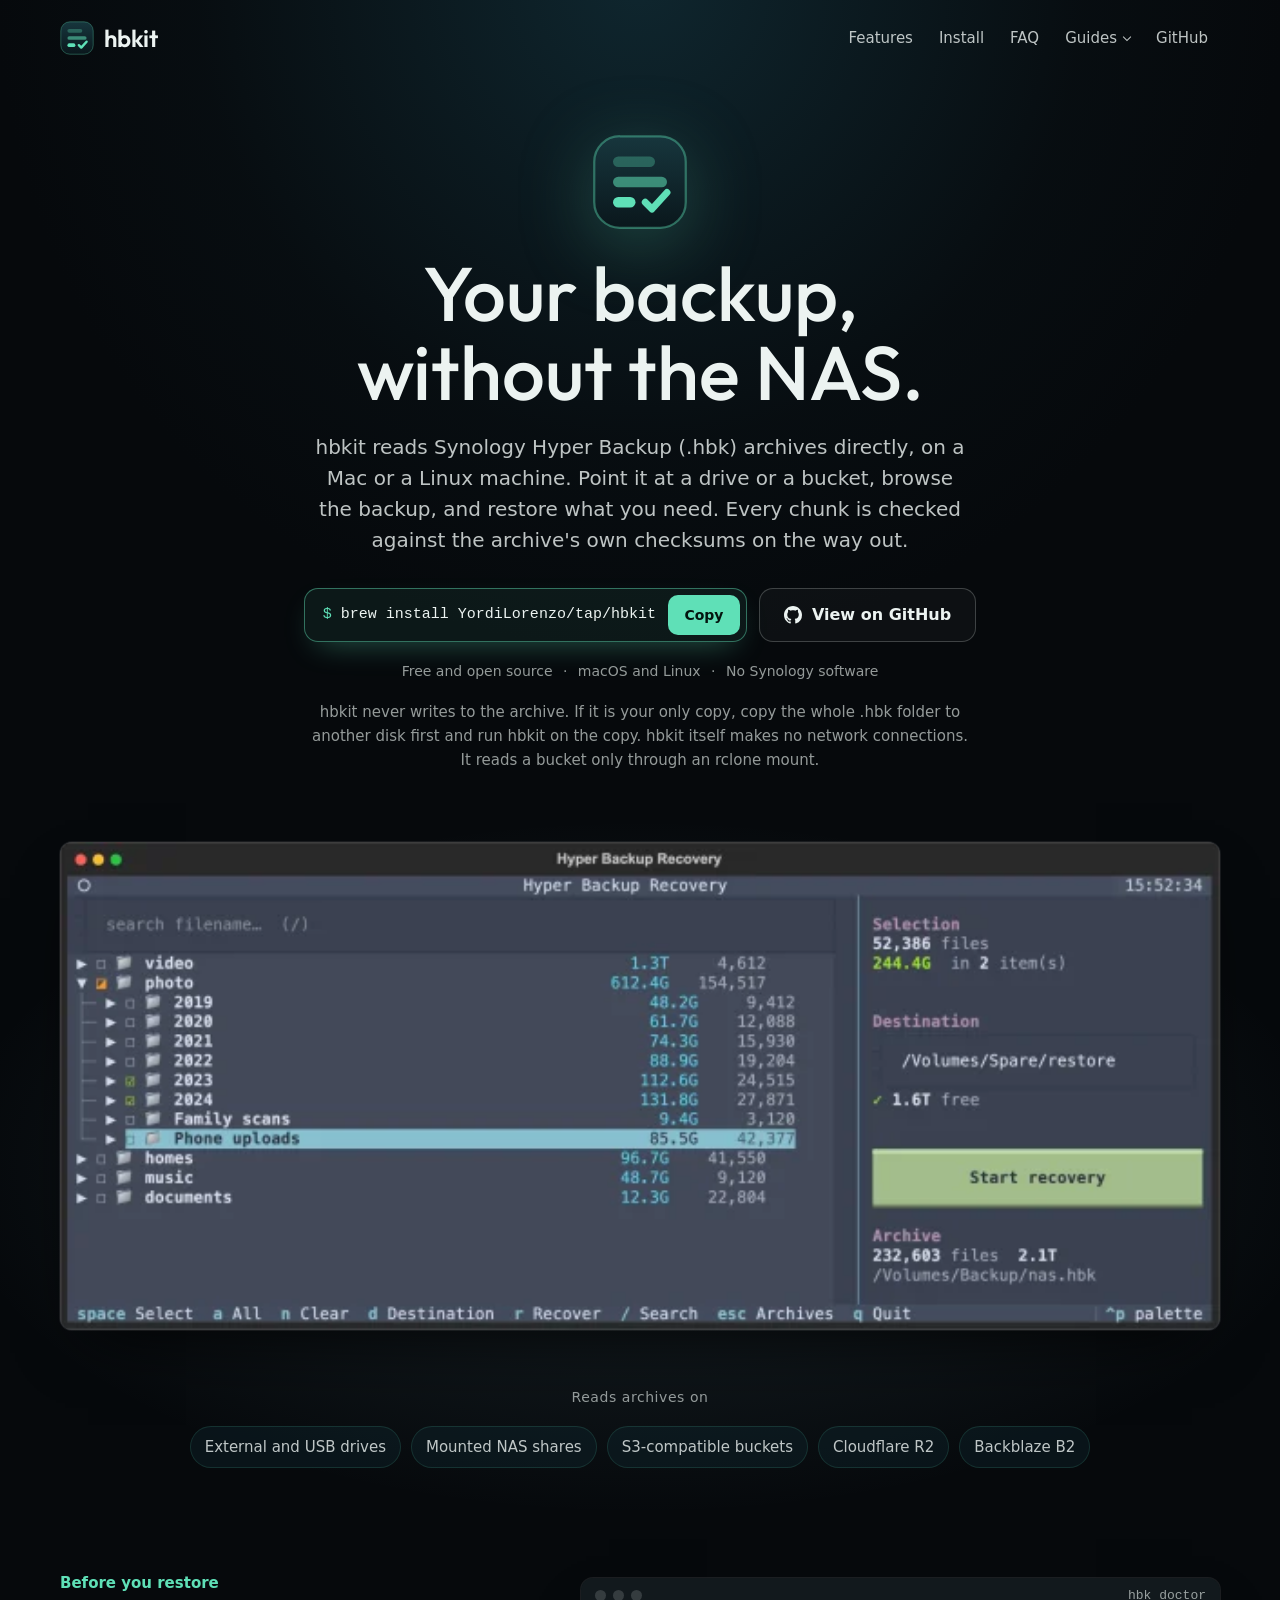
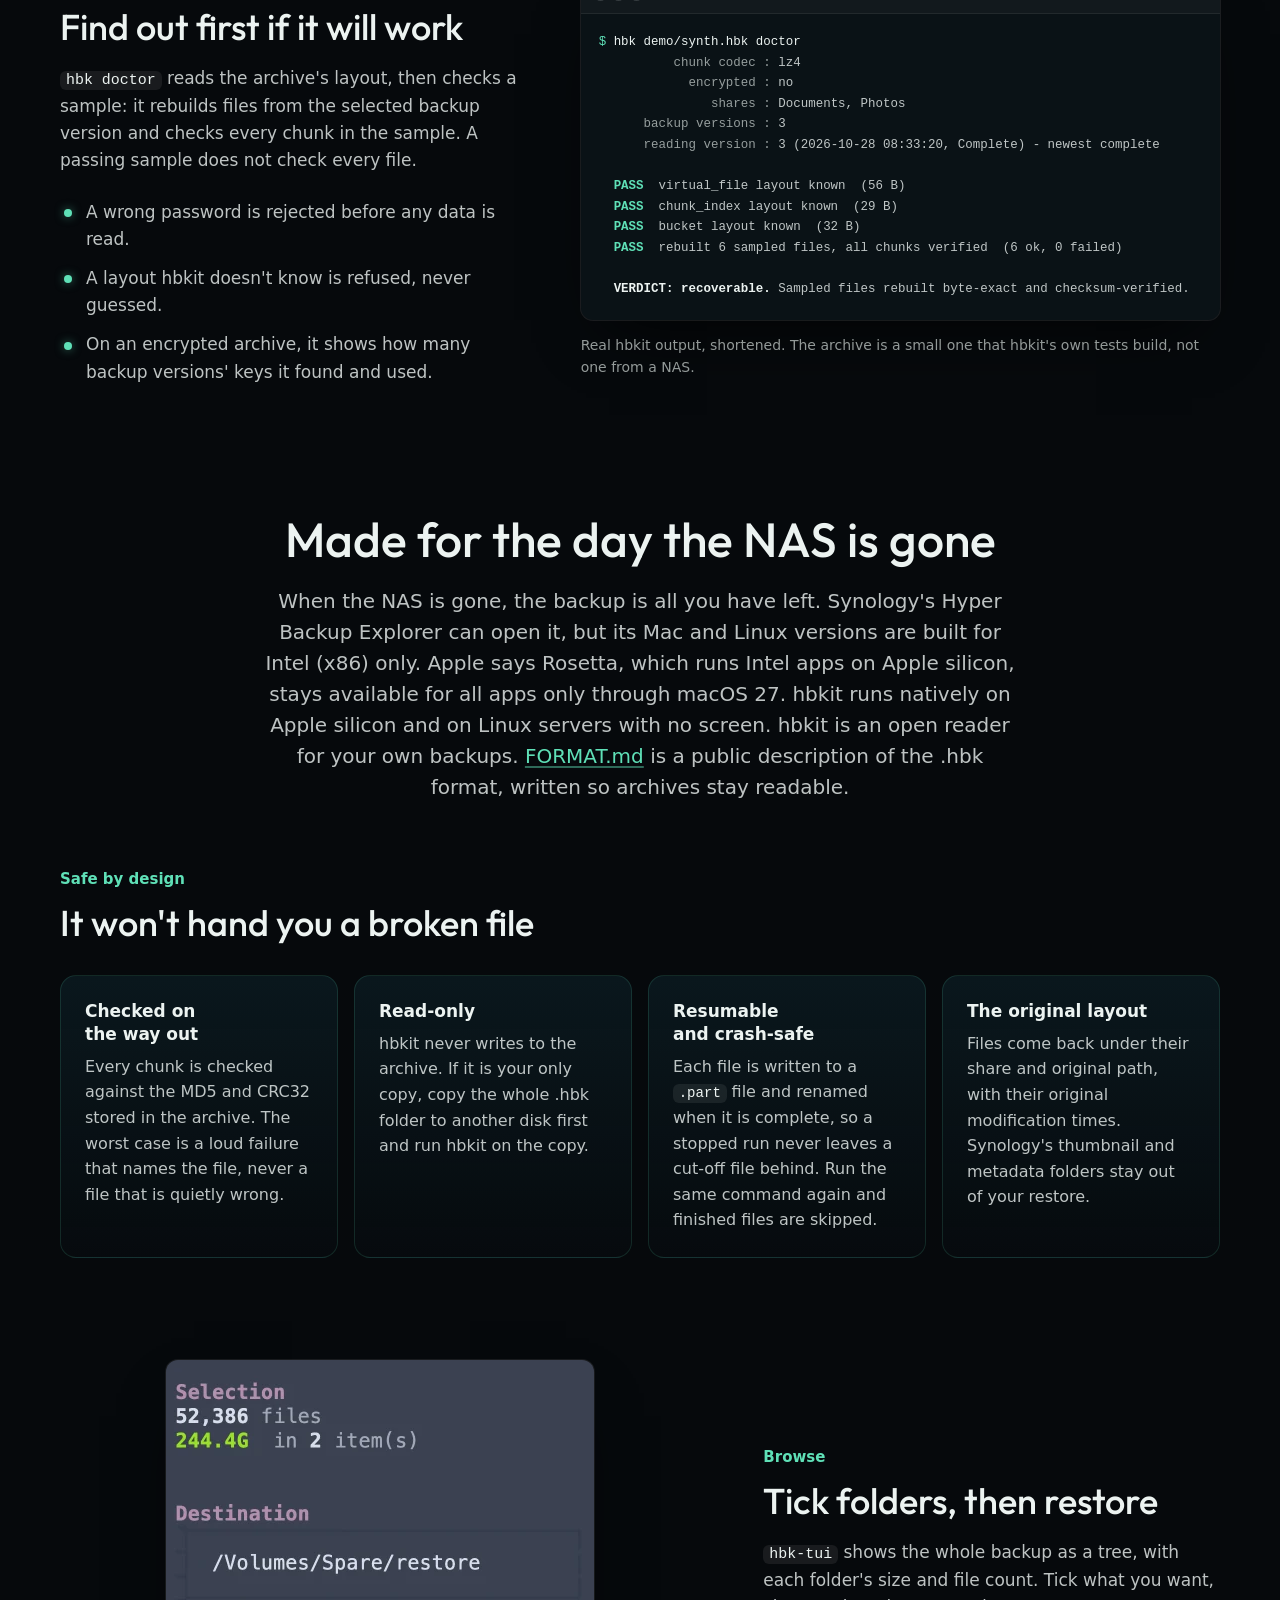
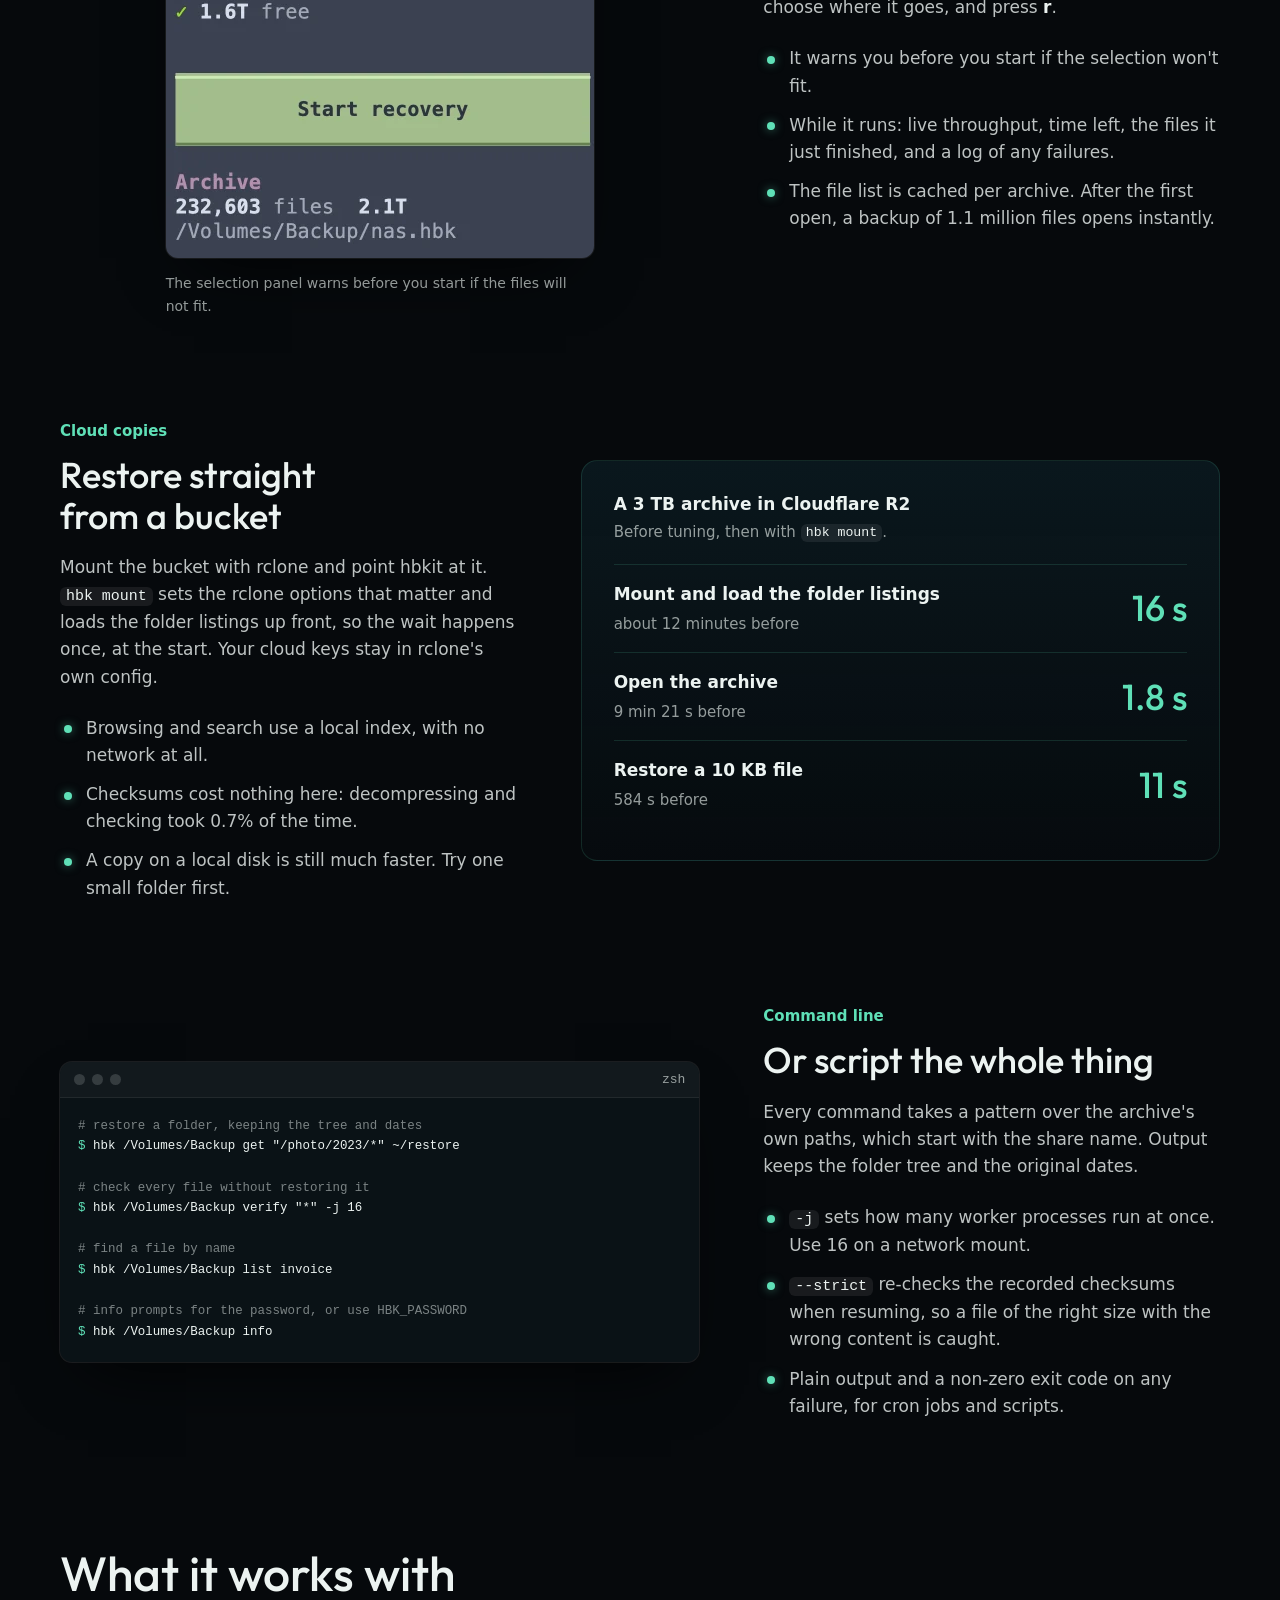
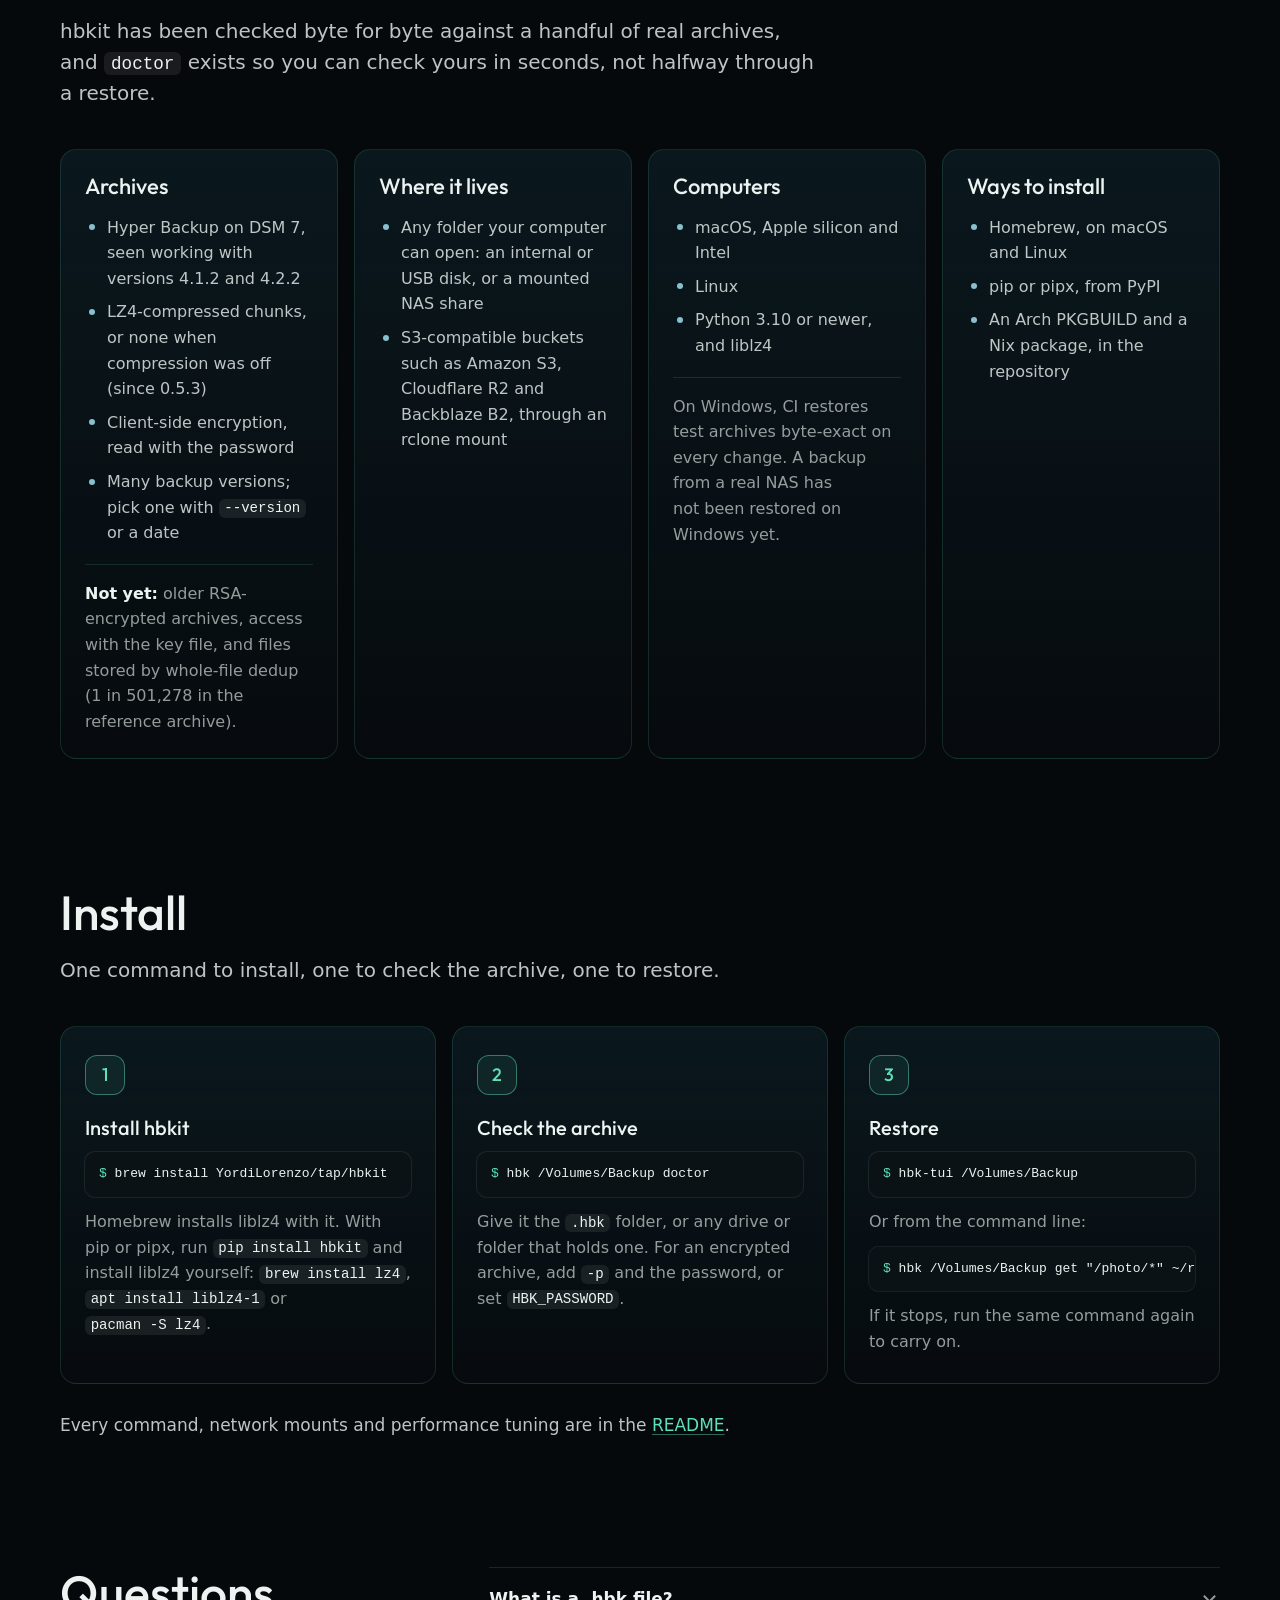
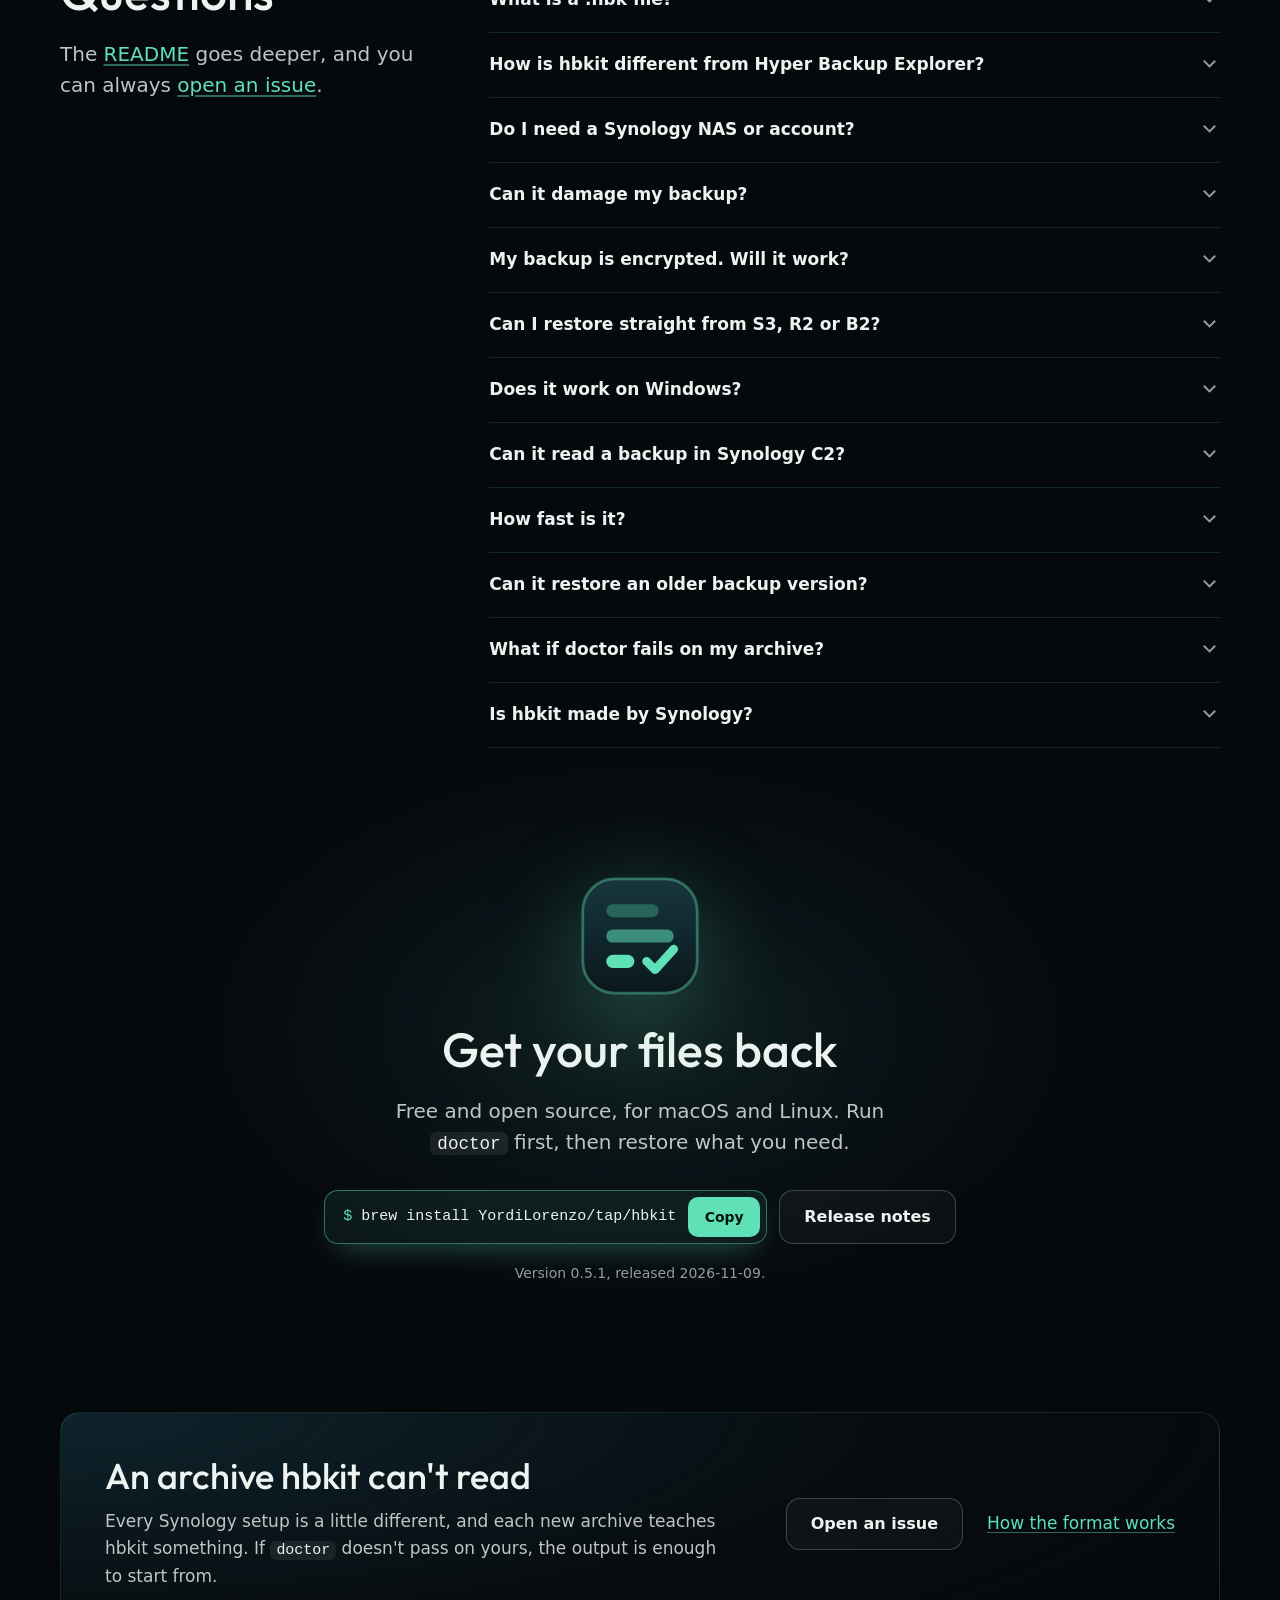
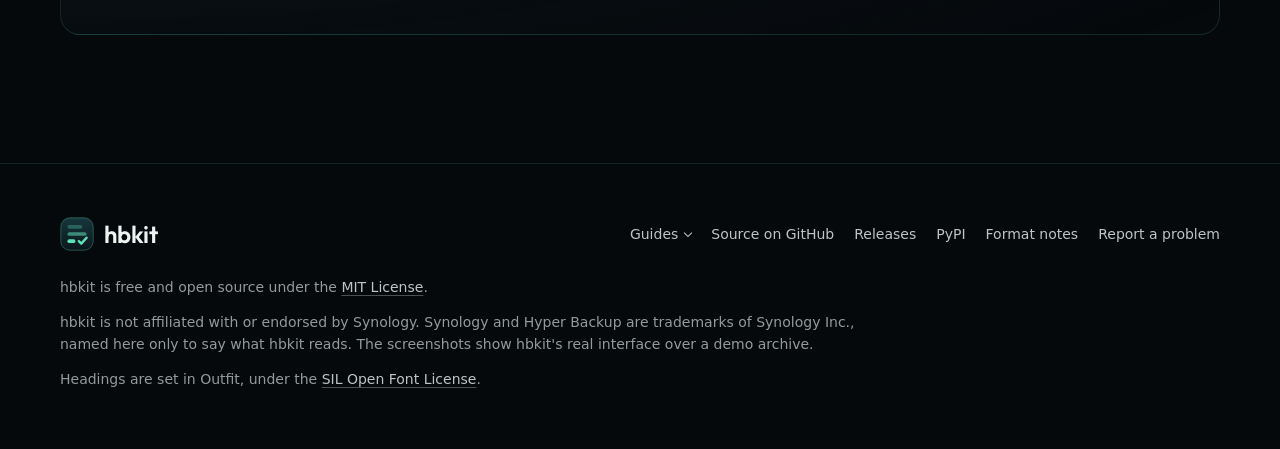
<file: site/index.html>
<!doctype html>
<html lang="en">
<head>
  <meta charset="utf-8">
  <meta name="viewport" content="width=device-width, initial-scale=1">
  <title>hbkit: open Synology Hyper Backup (.hbk) files without a NAS</title>
  <link rel="canonical" href="https://hbkit.dev/">
  <meta name="description" content="Open Synology Hyper Backup (.hbk) files on macOS or Linux, with no NAS and no Synology software. Free and open source. Every chunk is checked.">
  <meta name="theme-color" content="#06090C">
  <meta name="color-scheme" content="dark">

  <meta property="og:type" content="website">
  <meta property="og:site_name" content="hbkit">
  <meta property="og:title" content="hbkit: open Synology Hyper Backup (.hbk) files without a NAS">
  <meta property="og:description" content="Open Synology Hyper Backup (.hbk) files on macOS or Linux, with no NAS and no Synology software. Free and open source. Every chunk is checked.">
  <meta property="og:url" content="https://hbkit.dev/">
  <meta property="og:image" content="https://hbkit.dev/social-preview.png">
  <meta property="og:image:width" content="1280">
  <meta property="og:image:height" content="640">
  <meta property="og:image:alt" content="The hbkit logo and the line: your backup, without the NAS. Beside it, hbkit's terminal browser showing a backup's folders.">
  <meta name="twitter:card" content="summary_large_image">
  <meta name="twitter:title" content="hbkit: open Synology Hyper Backup (.hbk) files without a NAS">
  <meta name="twitter:description" content="Open Synology Hyper Backup (.hbk) files on macOS or Linux, with no NAS and no Synology software. Free and open source. Every chunk is checked.">
  <meta name="twitter:image" content="https://hbkit.dev/social-preview.png">
  <meta name="twitter:image:alt" content="The hbkit logo and the line: your backup, without the NAS. Beside it, hbkit's terminal browser showing a backup's folders.">

  <link rel="icon" href="images/icon.svg" type="image/svg+xml">
  <link rel="icon" href="favicon.ico" sizes="16x16 32x32 48x48">
  <link rel="apple-touch-icon" href="apple-touch-icon.png">
  <link rel="preload" href="fonts/outfit.woff2" as="font" type="font/woff2" crossorigin>
  <link rel="stylesheet" href="style.css">
</head>
<body>
  <a class="skip" href="#main">Skip to content</a>

  <header class="top">
    <div class="wrap top-inner">
      <a class="brand" href="./" aria-label="hbkit, home">
        <img src="images/icon.svg" alt="" width="34" height="34">
        hbkit
      </a>
      <nav aria-label="Sections">
        <ul class="nav">
          <li class="nav-wide"><a href="#features">Features</a></li>
          <li><a href="#install">Install</a></li>
          <li><a href="#faq">FAQ</a></li>
          <li><details class="guide-menu"><summary>Guides</summary><ul><li><a href="restore-without-nas/">Restore without a NAS</a></li><li><a href="damaged-backup/">Damaged backups</a></li><li><a href="mac/">Apple silicon Macs</a></li></ul></details></li>
          <li><a href="https://github.com/YordiLorenzo/hbkit">GitHub</a></li>
        </ul>
      </nav>
    </div>
  </header>

  <main id="main">
    <section class="hero" aria-labelledby="hero-title">
      <div class="wrap">
        <div class="hero-copy">
          <img class="hero-icon" src="images/icon.svg" width="96" height="96" alt="">
          <h1 id="hero-title">Your backup, without the NAS.</h1>
          <p class="lead">hbkit reads Synology Hyper Backup (.hbk) archives directly, on a Mac or a Linux machine. Point it at a drive or a bucket, browse the backup, and restore what you need. Every chunk is checked against the archive's own checksums on the way out.</p>
          <div class="actions">
            <div class="cmd">
              <code><span class="prompt" aria-hidden="true">$</span>brew install YordiLorenzo/tap/hbkit</code>
              <button class="copy" type="button" data-copy="brew install YordiLorenzo/tap/hbkit" aria-label="Copy the install command">Copy</button>
            </div>
            <a class="btn btn-secondary" href="https://github.com/YordiLorenzo/hbkit">
              <svg aria-hidden="true" viewBox="0 0 16 16" width="18" height="18"><path fill="currentColor" d="M8 0C3.58 0 0 3.58 0 8c0 3.54 2.29 6.53 5.47 7.59.4.07.55-.17.55-.38 0-.19-.01-.82-.01-1.49-2.01.37-2.53-.49-2.69-.94-.09-.23-.48-.94-.82-1.13-.28-.15-.68-.52-.01-.53.63-.01 1.08.58 1.23.82.72 1.21 1.87.87 2.33.66.07-.52.28-.87.51-1.07-1.78-.2-3.64-.89-3.64-3.95 0-.87.31-1.59.82-2.15-.08-.2-.36-1.02.08-2.12 0 0 .67-.21 2.2.82.64-.18 1.32-.27 2-.27.68 0 1.36.09 2 .27 1.53-1.04 2.2-.82 2.2-.82.44 1.1.16 1.92.08 2.12.51.56.82 1.27.82 2.15 0 3.07-1.87 3.75-3.65 3.95.29.25.54.73.54 1.48 0 1.07-.01 1.93-.01 2.2 0 .21.15.46.55.38A8.01 8.01 0 0 0 16 8c0-4.42-3.58-8-8-8Z"/></svg>
              View on GitHub
            </a>
          </div>
          <p class="meta">Free and open source <span aria-hidden="true">·</span> macOS and Linux <span aria-hidden="true">·</span> No Synology software</p>
          <p class="hero-note">hbkit never writes to the archive. If it is your only copy, copy the whole .hbk folder to another disk first and run hbkit on the copy. hbkit itself makes no network connections. It reads a bucket only through an rclone mount.</p>
        </div>

        <figure class="shot shot-hero">
          <img src="images/tui-1280.webp"
               srcset="images/tui-640.webp 640w, images/tui-960.webp 960w, images/tui-1280.webp 1280w, images/tui-1600.webp 1600w, images/tui-2000.webp 2000w"
               sizes="(min-width: 1224px) 1160px, calc(100vw - 32px)"
               width="2916" height="1222" fetchpriority="high"
               alt="hbkit's terminal browser: a backup's shares as a folder tree with sizes and file counts, two photo folders ticked, and a panel with the selection, the destination's free space and a Start recovery button">
        </figure>

        <div class="sources">
          <p>Reads archives on</p>
          <ul class="source-list">
            <li>External and USB drives</li>
            <li>Mounted NAS shares</li>
            <li>S3-compatible buckets</li>
            <li>Cloudflare R2</li>
            <li>Backblaze B2</li>
          </ul>
        </div>
      </div>
    </section>

    <section class="section feature" aria-labelledby="doctor-title">
      <div class="wrap split">
        <div class="split-copy">
          <p class="eyebrow">Before you restore</p>
          <h2 id="doctor-title">Find out first if it will work</h2>
          <p><code>hbk doctor</code> reads the archive's layout, then checks a sample: it rebuilds files from the selected backup version and checks every chunk in the sample. A passing sample does not check every file.</p>
          <ul class="ticks">
            <li>A wrong password is rejected before any data is read.</li>
            <li>A layout hbkit doesn't know is refused, never guessed.</li>
            <li>On an encrypted archive, it shows how many backup versions' keys it found and used.</li>
          </ul>
        </div>
        <figure class="term-figure">
  <div class="term">
    <div class="term-bar"><i></i><i></i><i></i><span>hbk doctor</span></div>
<pre><span class="p">$ </span><span class="cmd-line">hbk demo/synth.hbk doctor</span>
<span class="k">          chunk codec :</span> lz4
<span class="k">            encrypted :</span> no
<span class="k">               shares :</span> Documents, Photos
<span class="k">      backup versions :</span> 3
<span class="k">      reading version :</span> 3 (2026-10-28 08:33:20, Complete) - newest complete

  <span class="ok">PASS</span>  virtual_file layout known  (56 B)
  <span class="ok">PASS</span>  chunk_index layout known  (29 B)
  <span class="ok">PASS</span>  bucket layout known  (32 B)
  <span class="ok">PASS</span>  rebuilt 6 sampled files, all chunks verified  (6 ok, 0 failed)

  <span class="v">VERDICT: recoverable.</span> Sampled files rebuilt byte-exact and checksum-verified.</pre>
  </div>
  <figcaption class="term-caption">Real hbkit output, shortened. The archive is a small one that hbkit's own tests build, not one from a NAS.</figcaption>
</figure>
      </div>
    </section>

    <section class="section intro" id="features" aria-labelledby="features-title">
      <div class="wrap narrow">
        <h2 id="features-title">Made for the day the NAS is gone</h2>
        <p class="lead">When the NAS is gone, the backup is all you have left. Synology's Hyper Backup Explorer can open it, but its Mac and Linux versions are built for Intel (x86) only. Apple says Rosetta, which runs Intel apps on Apple silicon, stays available for all apps only through macOS 27. hbkit runs natively on Apple silicon and on Linux servers with no screen. hbkit is an open reader for your own backups. <a class="text-link" href="https://github.com/YordiLorenzo/hbkit/blob/main/FORMAT.md">FORMAT.md</a> is a public description of the .hbk format, written so archives stay readable.</p>
      </div>
    </section>

    <section class="section feature" aria-labelledby="trust-title">
      <div class="wrap">
        <div class="feature-head">
          <p class="eyebrow">Safe by design</p>
          <h3 id="trust-title">It won't hand you a broken file</h3>
        </div>
        <ul class="cards cards-4">
          <li class="card">
            <h4>Checked on the way out</h4>
            <p>Every chunk is checked against the MD5 and CRC32 stored in the archive. The worst case is a loud failure that names the file, never a file that is quietly wrong.</p>
          </li>
          <li class="card">
            <h4>Read-only</h4>
            <p>hbkit never writes to the archive. If it is your only copy, copy the whole .hbk folder to another disk first and run hbkit on the copy.</p>
          </li>
          <li class="card">
            <h4>Resumable and crash-safe</h4>
            <p>Each file is written to a <code>.part</code> file and renamed when it is complete, so a stopped run never leaves a cut-off file behind. Run the same command again and finished files are skipped.</p>
          </li>
          <li class="card">
            <h4>The original layout</h4>
            <p>Files come back under their share and original path, with their original modification times. Synology's thumbnail and metadata folders stay out of your restore.</p>
          </li>
        </ul>
      </div>
    </section>


    <section class="section feature" aria-labelledby="browse-title">
      <div class="wrap split reverse">
        <div class="split-copy">
          <p class="eyebrow">Browse</p>
          <h3 id="browse-title">Tick folders, then restore</h3>
          <p><code>hbk-tui</code> shows the whole backup as a tree, with each folder's size and file count. Tick what you want, choose where it goes, and press <strong>r</strong>.</p>
          <ul class="ticks">
            <li>It warns you before you start if the selection won't fit.</li>
            <li>While it runs: live throughput, time left, the files it just finished, and a log of any failures.</li>
            <li>The file list is cached per archive. After the first open, a backup of 1.1 million files opens instantly.</li>
          </ul>
        </div>
        <figure class="shot shot-panel">
          <img src="images/tui-panel-856.webp"
               srcset="images/tui-panel-428.webp 428w, images/tui-panel-856.webp 856w"
               sizes="(min-width: 960px) 428px, min(428px, calc(100vw - 32px))"
               width="856" height="996" loading="lazy" decoding="async"
               alt="The side panel: 52,386 files and 244.4 GB selected in 2 items, the destination with 1.6 TB free, a Start recovery button, and the archive's totals">
          <figcaption>The selection panel warns before you start if the files will not fit.</figcaption>
        </figure>
      </div>
    </section>

    <section class="section feature" aria-labelledby="cloud-title">
      <div class="wrap split">
        <div class="split-copy">
          <p class="eyebrow">Cloud copies</p>
          <h3 id="cloud-title">Restore straight from a bucket</h3>
          <p>Mount the bucket with rclone and point hbkit at it. <code>hbk mount</code> sets the rclone options that matter and loads the folder listings up front, so the wait happens once, at the start. Your cloud keys stay in rclone's own config.</p>
          <ul class="ticks">
            <li>Browsing and search use a local index, with no network at all.</li>
            <li>Checksums cost nothing here: decompressing and checking took 0.7% of the time.</li>
            <li>A copy on a local disk is still much faster. Try one small folder first.</li>
          </ul>
        </div>
        <div class="stats">
          <h4>A 3 TB archive in Cloudflare R2</h4>
          <p>Before tuning, then with <code>hbk mount</code>.</p>
          <ul class="stat-rows">
            <li>
              <span class="stat-label">Mount and load the folder listings</span>
              <span class="stat-before">about 12 minutes before</span>
              <span class="stat-after">16 s</span>
            </li>
            <li>
              <span class="stat-label">Open the archive</span>
              <span class="stat-before">9 min 21 s before</span>
              <span class="stat-after">1.8 s</span>
            </li>
            <li>
              <span class="stat-label">Restore a 10 KB file</span>
              <span class="stat-before">584 s before</span>
              <span class="stat-after">11 s</span>
            </li>
          </ul>
        </div>
      </div>
    </section>

    <section class="section feature" aria-labelledby="script-title">
      <div class="wrap split reverse">
        <div class="split-copy">
          <p class="eyebrow">Command line</p>
          <h3 id="script-title">Or script the whole thing</h3>
          <p>Every command takes a pattern over the archive's own paths, which start with the share name. Output keeps the folder tree and the original dates.</p>
          <ul class="ticks">
            <li><code>-j</code> sets how many worker processes run at once. Use 16 on a network mount.</li>
            <li><code>--strict</code> re-checks the recorded checksums when resuming, so a file of the right size with the wrong content is caught.</li>
            <li>Plain output and a non-zero exit code on any failure, for cron jobs and scripts.</li>
          </ul>
        </div>
        <div class="term">
          <div class="term-bar"><i></i><i></i><i></i><span>zsh</span></div>
<pre><span class="cm"># restore a folder, keeping the tree and dates</span>
<span class="p">$ </span><span class="cmd-line">hbk /Volumes/Backup get "/photo/2023/*" ~/restore</span>

<span class="cm"># check every file without restoring it</span>
<span class="p">$ </span><span class="cmd-line">hbk /Volumes/Backup verify "*" -j 16</span>

<span class="cm"># find a file by name</span>
<span class="p">$ </span><span class="cmd-line">hbk /Volumes/Backup list invoice</span>

<span class="cm"># info prompts for the password, or use HBK_PASSWORD</span>
<span class="p">$ </span><span class="cmd-line">hbk /Volumes/Backup info</span></pre>
        </div>
      </div>
    </section>

    <section class="section" id="works-with" aria-labelledby="works-title">
      <div class="wrap">
        <div class="section-head">
          <h2 id="works-title">What it works with</h2>
          <p class="lead">hbkit has been checked byte for byte against a handful of real archives, and <code>doctor</code> exists so you can check yours in seconds, not halfway through a restore.</p>
        </div>
        <div class="cards cards-4 support">
          <div class="card">
            <h3>Archives</h3>
            <ul class="dots">
              <li>Hyper Backup on DSM 7, seen working with versions 4.1.2 and 4.2.2</li>
              <li>LZ4-compressed chunks, or none when compression was off (since 0.5.3)</li>
              <li>Client-side encryption, read with the password</li>
              <li>Many backup versions; pick one with <code>--version</code> or a date</li>
            </ul>
            <p class="note"><strong>Not yet:</strong> older RSA-encrypted archives, access with the key file, and files stored by whole-file dedup (1 in 501,278 in the reference archive).</p>
          </div>
          <div class="card">
            <h3>Where it lives</h3>
            <ul class="dots">
              <li>Any folder your computer can open: an internal or USB disk, or a mounted NAS share</li>
              <li>S3-compatible buckets such as Amazon S3, Cloudflare R2 and Backblaze B2, through an rclone mount</li>
            </ul>
          </div>
          <div class="card">
            <h3>Computers</h3>
            <ul class="dots">
              <li>macOS, Apple silicon and Intel</li>
              <li>Linux</li>
              <li>Python 3.10 or newer, and liblz4</li>
            </ul>
            <p class="note">On Windows, CI restores test archives byte-exact on every change. A backup from a real NAS has not been restored on Windows yet.</p>
          </div>
          <div class="card">
            <h3>Ways to install</h3>
            <ul class="dots">
              <li>Homebrew, on macOS and Linux</li>
              <li>pip or pipx, from PyPI</li>
              <li>An Arch PKGBUILD and a Nix package, in the repository</li>
            </ul>
          </div>
        </div>
      </div>
    </section>

    <section class="section" id="install" aria-labelledby="install-title">
      <div class="wrap">
        <div class="section-head">
          <h2 id="install-title">Install</h2>
          <p class="lead">One command to install, one to check the archive, one to restore.</p>
        </div>
        <ol class="steps">
          <li class="step">
            <h3>Install hbkit</h3>
<pre><span class="p">$ </span>brew install YordiLorenzo/tap/hbkit</pre>
            <p class="small">Homebrew installs liblz4 with it. With pip or pipx, run <code>pip install hbkit</code> and install liblz4 yourself: <code>brew install lz4</code>, <code>apt install liblz4-1</code> or <code>pacman -S lz4</code>.</p>
          </li>
          <li class="step">
            <h3>Check the archive</h3>
<pre><span class="p">$ </span>hbk /Volumes/Backup doctor</pre>
            <p class="small">Give it the <code>.hbk</code> folder, or any drive or folder that holds one. For an encrypted archive, add <code>-p</code> and the password, or set <code>HBK_PASSWORD</code>.</p>
          </li>
          <li class="step">
            <h3>Restore</h3>
<pre><span class="p">$ </span>hbk-tui /Volumes/Backup</pre>
            <p class="small">Or from the command line:</p>
<pre><span class="p">$ </span>hbk /Volumes/Backup get "/photo/*" ~/restore</pre>
            <p class="small">If it stops, run the same command again to carry on.</p>
          </li>
        </ol>
        <p class="after-steps">Every command, network mounts and performance tuning are in the <a class="text-link" href="https://github.com/YordiLorenzo/hbkit#readme">README</a>.</p>
      </div>
    </section>

    <section class="section" id="faq" aria-labelledby="faq-title">
      <div class="wrap faq-layout">
        <div>
          <h2 id="faq-title">Questions</h2>
          <p class="lead">The <a class="text-link" href="https://github.com/YordiLorenzo/hbkit#readme">README</a> goes deeper, and you can always <a class="text-link" href="https://github.com/YordiLorenzo/hbkit/issues">open an issue</a>.</p>
        </div>
        <div class="faq">
          <details>
            <summary>What is a .hbk file?</summary>
            <p>It is the folder that Synology Hyper Backup writes to the backup destination, for example <code>nas_1.hbk</code>. Inside are folders such as <code>Config</code> and <code>Pool</code>. Your files are not kept there as plain files. They are split into small compressed chunks, so a file browser cannot open them. hbkit rebuilds the files and checks every chunk.</p>
          </details>
          <details>
            <summary>How is hbkit different from Hyper Backup Explorer?</summary>
            <p>Hyper Backup Explorer is Synology's own desktop app. Like hbkit, it lets you pick a backup version. It can also open backups in Synology C2. C2 is not tested yet with hbkit. hbkit runs natively on Apple silicon Macs and on Linux servers with no screen. It has a command line with documented exit codes, a terminal browser and the doctor check. It checks every chunk against the MD5 and CRC32 stored in the archive. Use Explorer for C2, or for a graphical app on Windows. Use it also for key-file access and older RSA-encrypted archives.</p>
          </details>
          <details>
            <summary>Do I need a Synology NAS or account?</summary>
            <p>No. hbkit reads the archive's files directly. It doesn't need a NAS, Synology software or a Synology account. After installation, it works offline for a local disk.</p>
          </details>
          <details>
            <summary>Can it damage my backup?</summary>
            <p>No. hbkit opens the archive read-only and never writes to it. Restored files go only to the destination you choose.</p>
          </details>
          <details>
            <summary>My backup is encrypted. Will it work?</summary>
            <p>Yes, with the password. hbkit checks the password against the public key stored in the archive, so a wrong one is rejected straight away. Older archives encrypted with RSA, and access with the exported key file, aren't supported yet.</p>
          </details>
          <details>
            <summary>Can I restore straight from S3, R2 or B2?</summary>
            <p>Yes, through an rclone mount, and <code>hbk mount</code> sets it up for you. A restore reads many small pieces, each one a trip over the network, so it is much slower than a local disk. If you can, copy the archive down first.</p>
          </details>
          <details>
            <summary>Does it work on Windows?</summary>
            <p>On Windows, CI restores test archives byte-exact on every change. A backup from a real NAS has not been restored on Windows yet. Install it with pip, then set <code>HBK_LZ4</code> to the full path of an <code>lz4.dll</code> (CI builds one with <code>vcpkg install lz4:x64-windows</code>). For a restore that matters, use a Mac or a Linux machine, or Hyper Backup Explorer on Windows.</p>
          </details>
          <details>
            <summary>Can it read a backup in Synology C2?</summary>
            <p>Not tested yet. hbkit has not been tried on a backup kept in Synology C2 Storage. Synology's Hyper Backup Explorer can browse and download C2 backups, so use it for C2 for now.</p>
          </details>
          <details>
            <summary>How fast is it?</summary>
            <p>Usually as fast as the disk allows. From a USB hard disk that reads 92 MB/s at best, a restore ran at 58 MB/s. From Cloudflare R2 it reached about 9.5 MB/s with 16 workers.</p>
          </details>
          <details>
            <summary>Can it restore an older backup version?</summary>
            <p>Yes. hbkit reads the newest complete version by default; <code>hbk &lt;archive&gt; versions</code> lists them all, and <code>--version N</code> or <code>--version @2026-10-15</code> picks another for <code>list</code>, <code>get</code>, <code>verify</code>, <code>doctor</code> and the TUI.</p>
          </details>
          <details>
            <summary>What if doctor fails on my archive?</summary>
            <p>Please <a class="text-link" href="https://github.com/YordiLorenzo/hbkit/issues/new">open an issue</a> and paste the output. Fixes in 0.4.5 and 0.4.6 came from people whose archive wouldn't fully restore: one had gaps in its index files, the other was an encrypted archive with seven backup versions.</p>
          </details>
          <details>
            <summary>Is hbkit made by Synology?</summary>
            <p>No. It is an independent open source project. The format was worked out from real archives, and is written up in <a class="text-link" href="https://github.com/YordiLorenzo/hbkit/blob/main/FORMAT.md">FORMAT.md</a> for anyone who wants to build on it.</p>
          </details>
        </div>
      </div>
    </section>

    <section class="section closing" aria-labelledby="closing-title">
      <div class="wrap narrow center">
        <img class="closing-icon" src="images/icon.svg" width="120" height="120" loading="lazy" decoding="async" alt="">
        <h2 id="closing-title">Get your files back</h2>
        <p class="lead">Free and open source, for macOS and Linux. Run <code>doctor</code> first, then restore what you need.</p>
        <div class="actions">
          <div class="cmd">
            <code><span class="prompt" aria-hidden="true">$</span>brew install YordiLorenzo/tap/hbkit</code>
            <button class="copy" type="button" data-copy="brew install YordiLorenzo/tap/hbkit" aria-label="Copy the install command">Copy</button>
          </div>
          <a class="btn btn-secondary" href="https://github.com/YordiLorenzo/hbkit/releases/latest">Release notes</a>
        </div>
        <p class="meta">Version 0.5.1, released 2026-11-09.</p>
      </div>
    </section>

    <section class="section" aria-labelledby="report-title">
      <div class="wrap">
        <div class="report-card">
          <div>
            <h2 id="report-title">An archive hbkit can't read</h2>
            <p>Every Synology setup is a little different, and each new archive teaches hbkit something. If <code>doctor</code> doesn't pass on yours, the output is enough to start from.</p>
          </div>
          <div class="report-actions">
            <a class="btn btn-secondary" href="https://github.com/YordiLorenzo/hbkit/issues/new">Open an issue</a>
            <a class="text-link" href="https://github.com/YordiLorenzo/hbkit/blob/main/FORMAT.md">How the format works</a>
          </div>
        </div>
      </div>
    </section>
  </main>

  <footer class="footer">
    <div class="wrap">
      <div class="footer-top">
        <a class="brand" href="./" aria-label="hbkit, home">
          <img src="images/icon.svg" alt="" width="34" height="34" loading="lazy">
          hbkit
        </a>
        <ul class="footer-links">
          <li><details class="guide-menu"><summary>Guides</summary><ul><li><a href="restore-without-nas/">Restore without a NAS</a></li><li><a href="damaged-backup/">Damaged backups</a></li><li><a href="mac/">Apple silicon Macs</a></li></ul></details></li>
          <li><a href="https://github.com/YordiLorenzo/hbkit">Source on GitHub</a></li>
          <li><a href="https://github.com/YordiLorenzo/hbkit/releases">Releases</a></li>
          <li><a href="https://pypi.org/project/hbkit/">PyPI</a></li>
          <li><a href="https://github.com/YordiLorenzo/hbkit/blob/main/FORMAT.md">Format notes</a></li>
          <li><a href="https://github.com/YordiLorenzo/hbkit/issues">Report a problem</a></li>
        </ul>
      </div>
      <p>hbkit is free and open source under the <a href="https://github.com/YordiLorenzo/hbkit/blob/main/LICENSE">MIT License</a>.</p>
      <p>hbkit is not affiliated with or endorsed by Synology. Synology and Hyper Backup are trademarks of Synology Inc., named here only to say what hbkit reads. The screenshots show hbkit's real interface over a demo archive.</p>
      <p>Headings are set in Outfit, under the <a href="fonts/OFL.txt">SIL Open Font License</a>.</p>
    </div>
  </footer>

  <script>
    // Copy the install command. The button says so for two seconds, and screen readers hear it.
    document.querySelectorAll(".copy").forEach(function (btn) {
      btn.addEventListener("click", function () {
        navigator.clipboard.writeText(btn.dataset.copy).then(function () {
          btn.textContent = "Copied";
          setTimeout(function () { btn.textContent = "Copy"; }, 2000);
        });
      });
      btn.setAttribute("aria-live", "polite");
    });
  </script>
  <!-- Cloudflare Web Analytics: cookieless page-view counts for hbkit.dev. -->
  <script defer src="https://static.cloudflareinsights.com/beacon.min.js" data-cf-beacon='{"token": "0d1a63411af648b683f07ae628b535d5"}'></script>
</body>
</html>
</file>
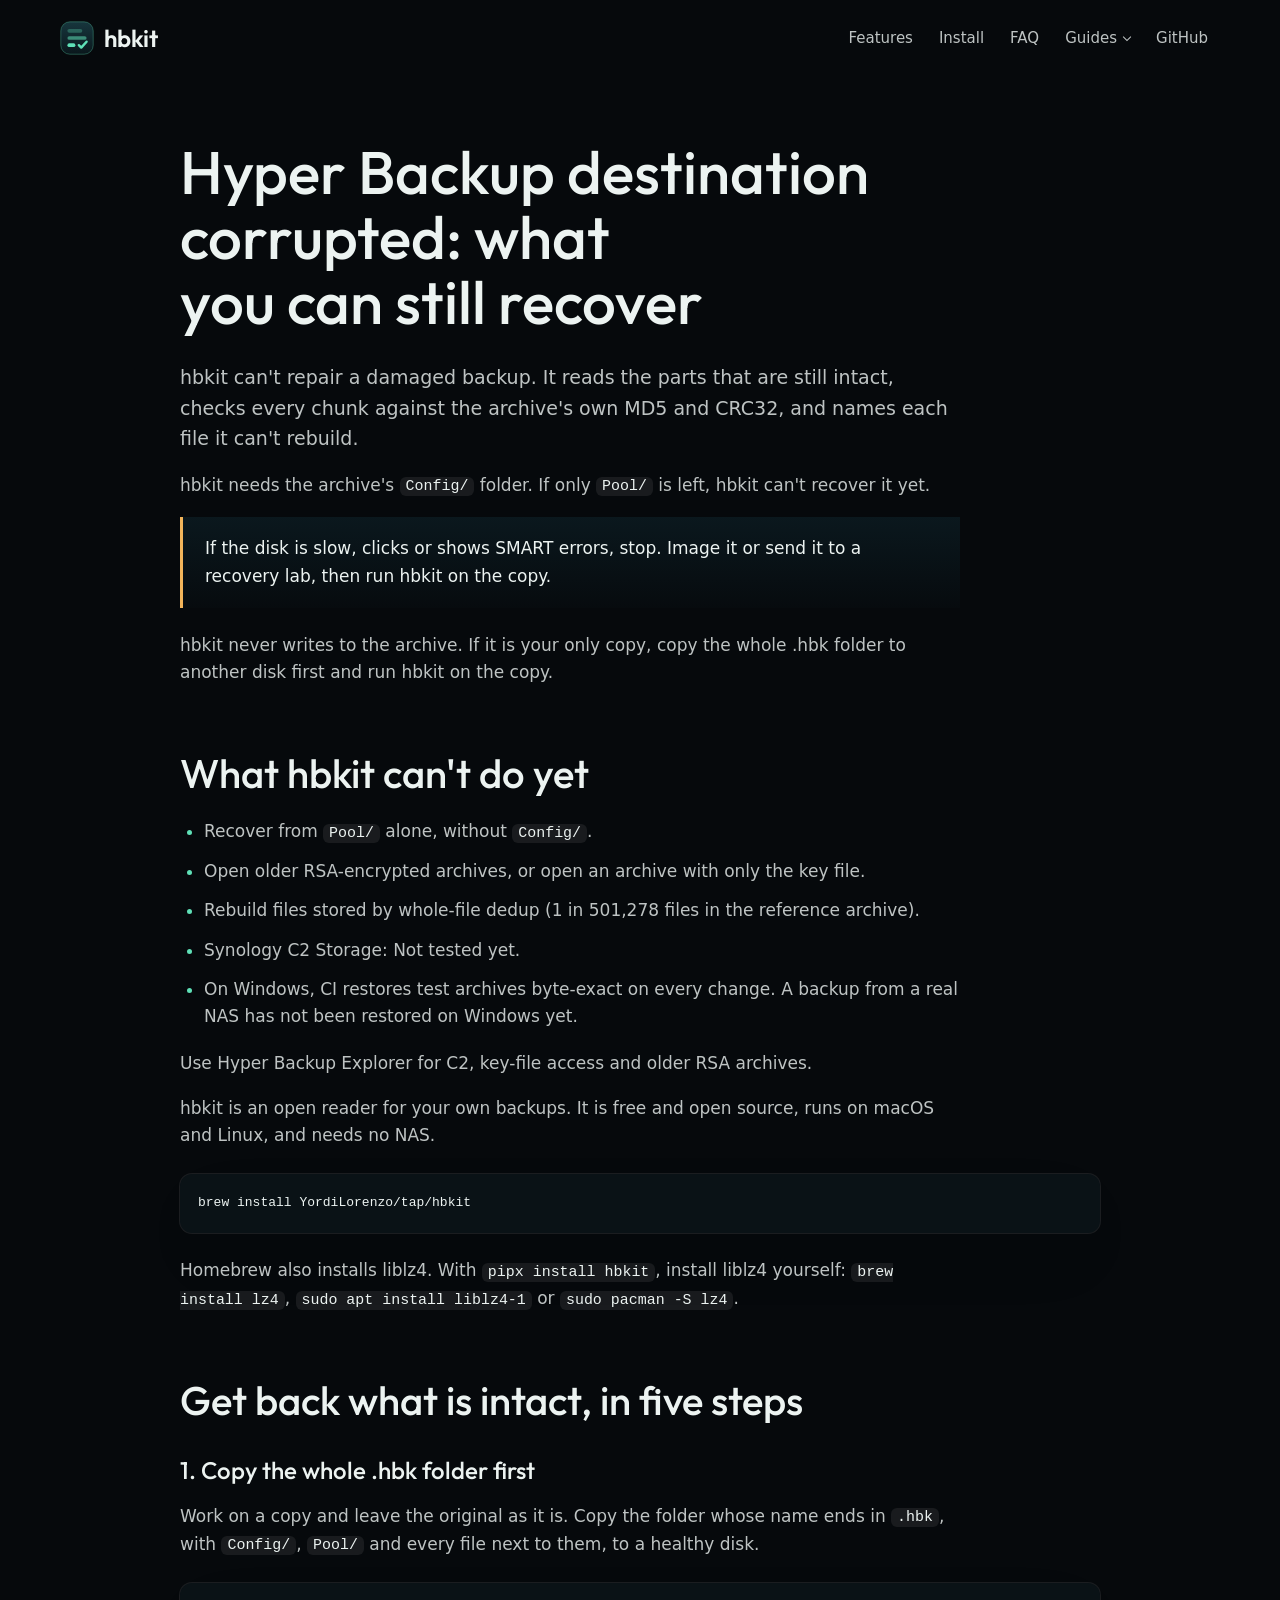
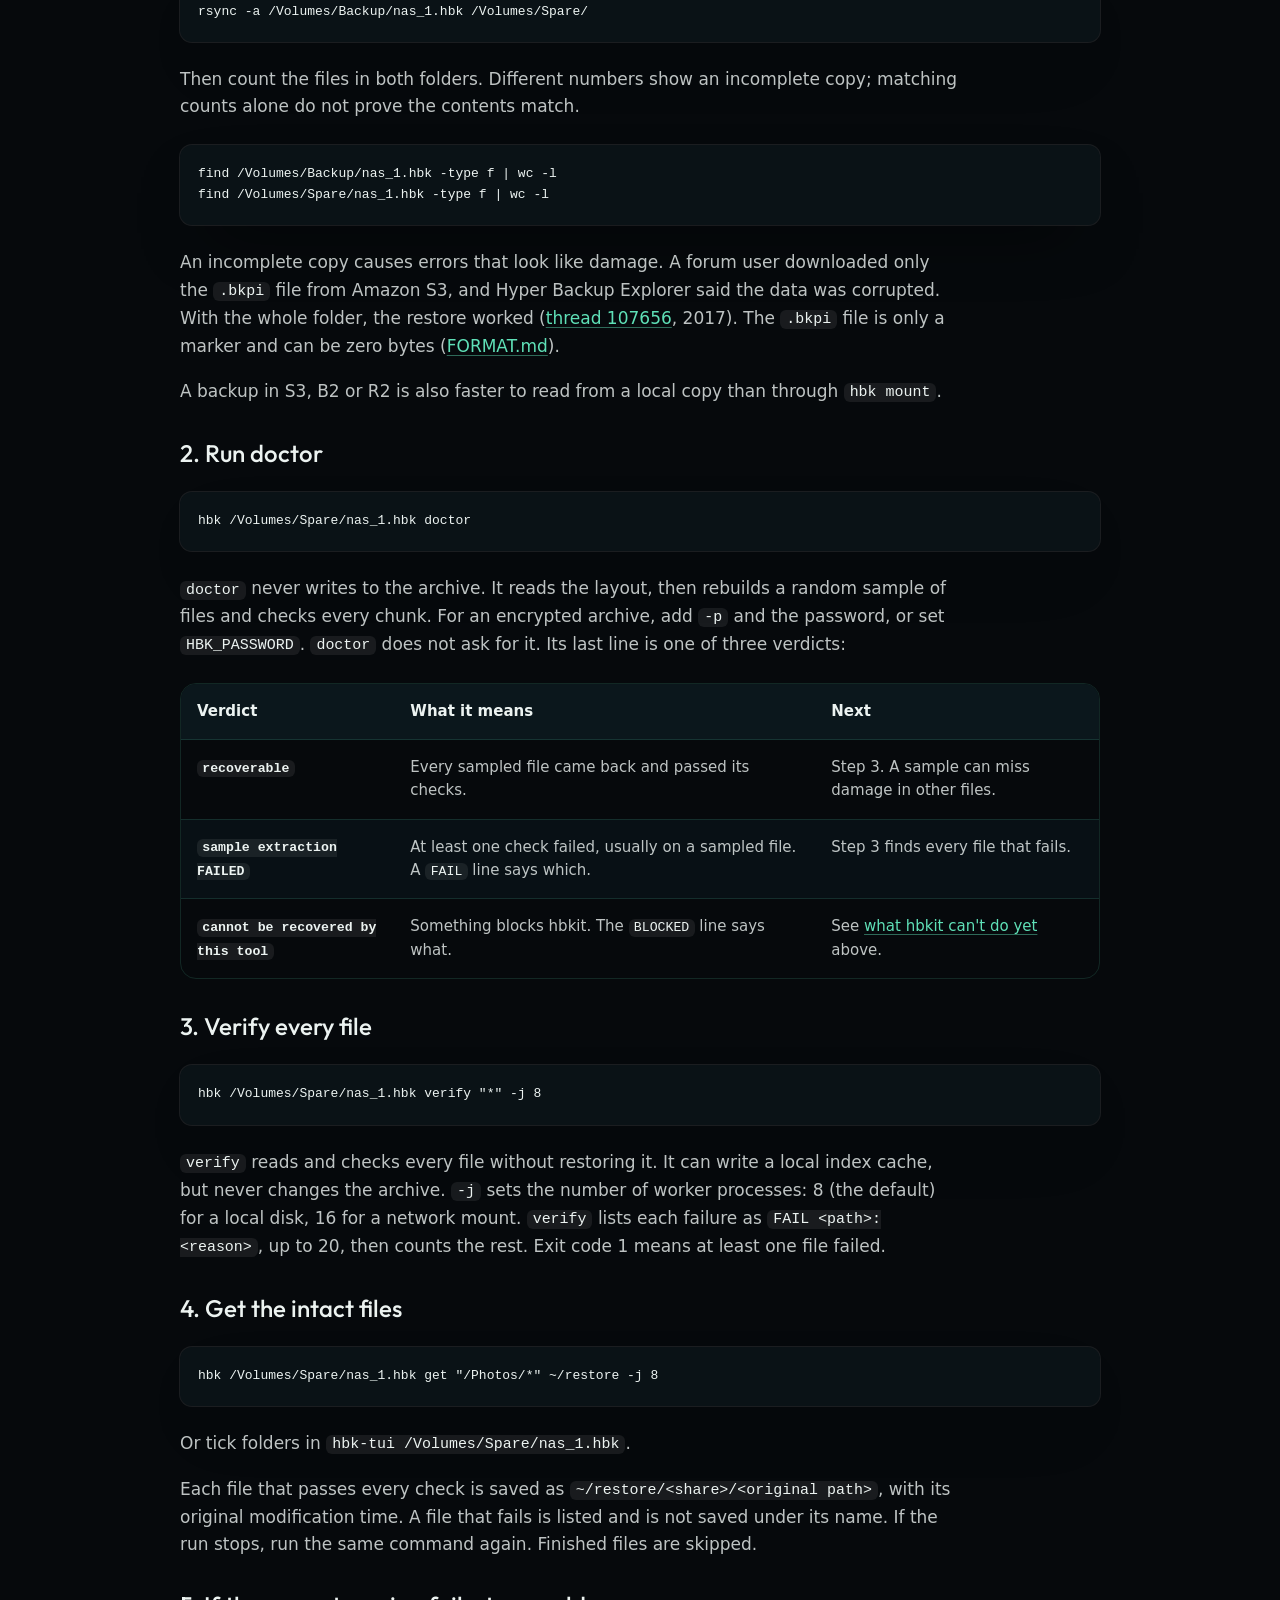
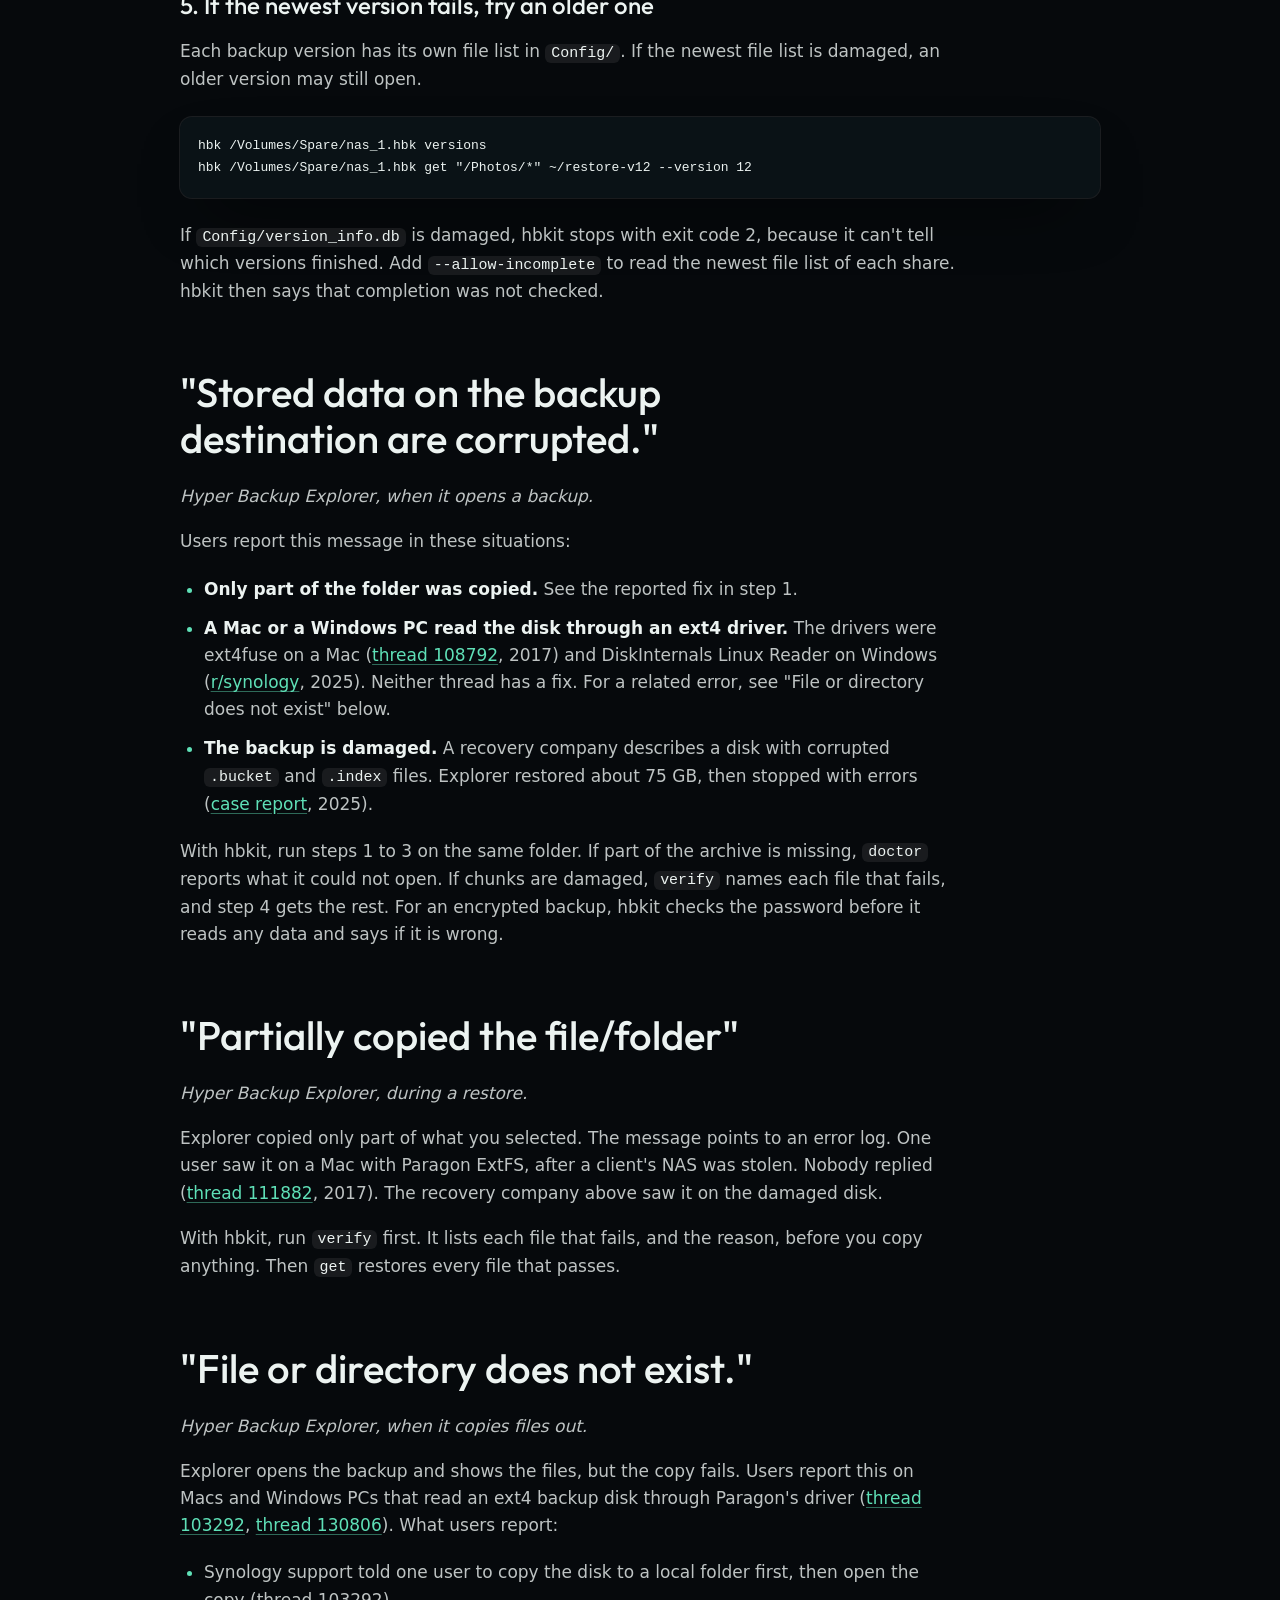
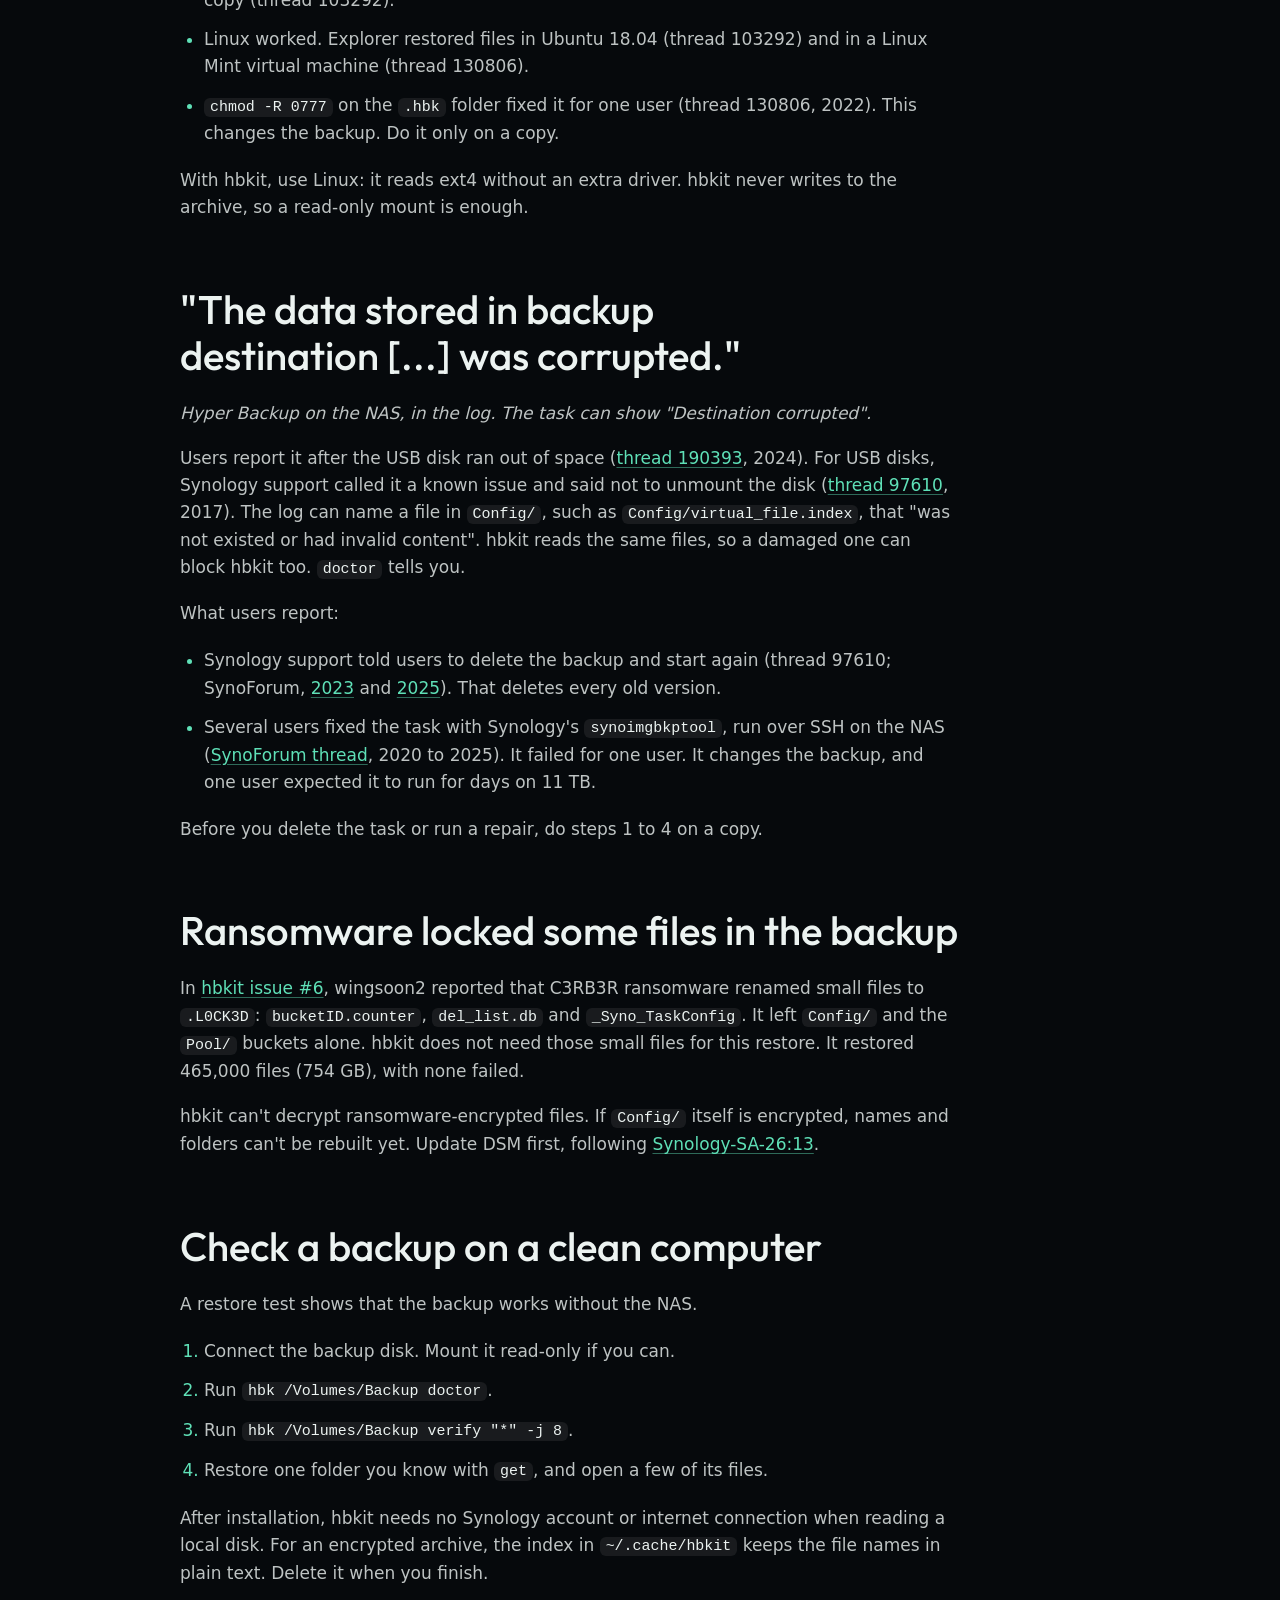
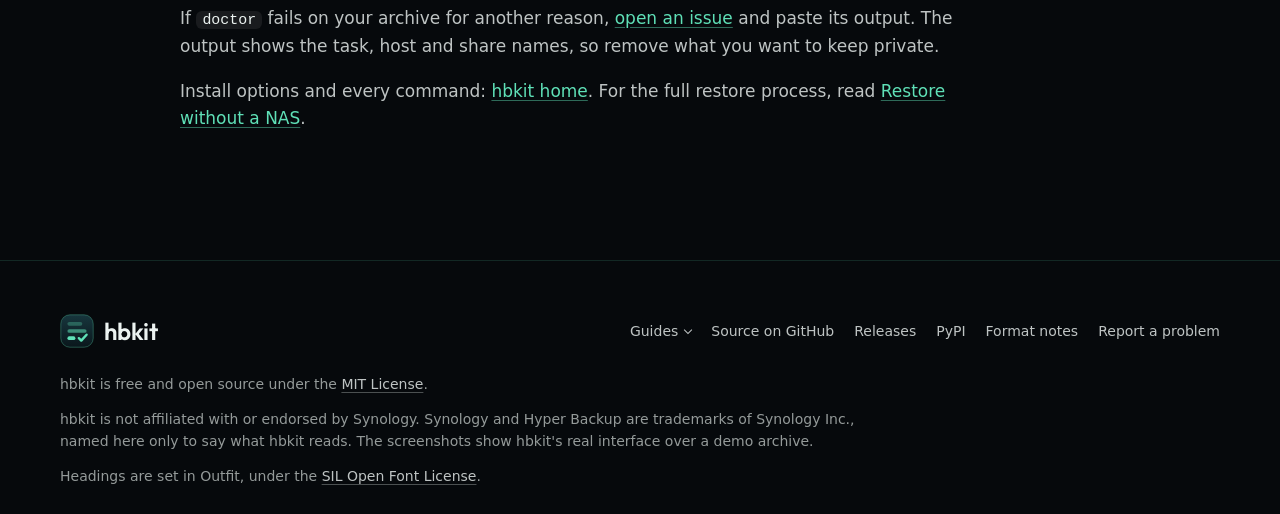
<file: site/damaged-backup/index.html>
<!doctype html>
<html lang="en">
<head>
  <meta charset="utf-8">
  <meta name="viewport" content="width=device-width, initial-scale=1">
  <title>Hyper Backup destination corrupted: what you can still recover | hbkit</title>
  <meta name="description" content="Check a Synology Hyper Backup (.hbk) that reports corruption. Copy the whole folder, run doctor, verify files and restore what is intact.">
  <link rel="canonical" href="https://hbkit.dev/damaged-backup/">
  <meta name="theme-color" content="#06090C">
  <meta name="color-scheme" content="dark">
  <meta property="og:type" content="article">
  <meta property="og:site_name" content="hbkit">
  <meta property="og:title" content="Hyper Backup destination corrupted: what you can still recover | hbkit">
  <meta property="og:description" content="Check a Synology Hyper Backup (.hbk) that reports corruption. Copy the whole folder, run doctor, verify files and restore what is intact.">
  <meta property="og:url" content="https://hbkit.dev/damaged-backup/">
  <meta property="og:image" content="https://hbkit.dev/social-preview.png">
  <meta property="og:image:width" content="1280">
  <meta property="og:image:height" content="640">
  <meta property="og:image:alt" content="hbkit: your backup, without the NAS. The terminal browser shows a backup's folders.">
  <meta property="article:modified_time" content="2026-11-11">
  <meta name="twitter:card" content="summary_large_image">
  <meta name="twitter:title" content="Hyper Backup destination corrupted: what you can still recover | hbkit">
  <meta name="twitter:description" content="Check a Synology Hyper Backup (.hbk) that reports corruption. Copy the whole folder, run doctor, verify files and restore what is intact.">
  <meta name="twitter:image" content="https://hbkit.dev/social-preview.png">
  <link rel="icon" href="../images/icon.svg" type="image/svg+xml">
  <link rel="icon" href="../favicon.ico" sizes="16x16 32x32 48x48">
  <link rel="apple-touch-icon" href="../apple-touch-icon.png">
  <link rel="preload" href="../fonts/outfit.woff2" as="font" type="font/woff2" crossorigin>
  <link rel="stylesheet" href="../style.css">
  <script type="application/ld+json">{"@context": "https://schema.org", "@type": "Article", "headline": "Hyper Backup destination corrupted: what you can still recover", "description": "Check a Synology Hyper Backup (.hbk) that reports corruption. Copy the whole folder, run doctor, verify files and restore what is intact.", "url": "https://hbkit.dev/damaged-backup/", "mainEntityOfPage": "https://hbkit.dev/damaged-backup/", "dateModified": "2026-11-11", "image": "https://hbkit.dev/social-preview.png", "author": {"@type": "Organization", "name": "hbkit", "url": "https://hbkit.dev/"}}</script>
</head>
<body>
  <a class="skip" href="#main">Skip to content</a>
  <header class="top">
    <div class="wrap top-inner">
      <a class="brand" href=".././" aria-label="hbkit, home">
        <img src="../images/icon.svg" alt="" width="34" height="34">
        hbkit
      </a>
      <nav aria-label="Sections">
        <ul class="nav">
          <li class="nav-wide"><a href="../#features">Features</a></li>
          <li><a href="../#install">Install</a></li>
          <li><a href="../#faq">FAQ</a></li>
          <li><details class="guide-menu"><summary>Guides</summary><ul><li><a href="../restore-without-nas/">Restore without a NAS</a></li><li><a href="../damaged-backup/">Damaged backups</a></li><li><a href="../mac/">Apple silicon Macs</a></li></ul></details></li>
          <li><a href="https://github.com/YordiLorenzo/hbkit">GitHub</a></li>
        </ul>
      </nav>
    </div>
  </header>


  <main id="main">
    <article class="wrap guide">
      <header class="guide-header"><h1>Hyper Backup destination corrupted: what you can still recover</h1></header>
      <div class="guide-body">
<p>hbkit can&#x27;t repair a damaged backup. It reads the parts that are still intact, checks every chunk against the archive&#x27;s own MD5 and CRC32, and names each file it can&#x27;t rebuild.</p>
<p>hbkit needs the archive&#x27;s <code>Config/</code> folder. If only <code>Pool/</code> is left, hbkit can&#x27;t recover it yet.</p>
<p class="guide-warning">If the disk is slow, clicks or shows SMART errors, stop. Image it or send it to a recovery lab, then run hbkit on the copy.</p>
<p>hbkit never writes to the archive. If it is your only copy, copy the whole .hbk folder to another disk first and run hbkit on the copy.</p>
<h2 id="what-hbkit-can-t-do-yet">What hbkit can&#x27;t do yet</h2>
<ul><li>Recover from <code>Pool/</code> alone, without <code>Config/</code>.</li><li>Open older RSA-encrypted archives, or open an archive with only the key file.</li><li>Rebuild files stored by whole-file dedup (1 in 501,278 files in the reference archive).</li><li>Synology C2 Storage: Not tested yet.</li><li>On Windows, CI restores test archives byte-exact on every change. A backup from a real NAS has not been restored on Windows yet.</li></ul>
<p>Use Hyper Backup Explorer for C2, key-file access and older RSA archives.</p>
<p>hbkit is an open reader for your own backups. It is free and open source, runs on macOS and Linux, and needs no NAS.</p>
<div class="term"><pre><code>brew install YordiLorenzo/tap/hbkit</code></pre></div>
<p>Homebrew also installs liblz4. With <code>pipx install hbkit</code>, install liblz4 yourself: <code>brew install lz4</code>, <code>sudo apt install liblz4-1</code> or <code>sudo pacman -S lz4</code>.</p>
<h2 id="get-back-what-is-intact-in-five-steps">Get back what is intact, in five steps</h2>
<h3 id="1-copy-the-whole-hbk-folder-first">1. Copy the whole .hbk folder first</h3>
<p>Work on a copy and leave the original as it is. Copy the folder whose name ends in <code>.hbk</code>, with <code>Config/</code>, <code>Pool/</code> and every file next to them, to a healthy disk.</p>
<div class="term"><pre><code>rsync -a /Volumes/Backup/nas_1.hbk /Volumes/Spare/</code></pre></div>
<p>Then count the files in both folders. Different numbers show an incomplete copy; matching counts alone do not prove the contents match.</p>
<div class="term"><pre><code>find /Volumes/Backup/nas_1.hbk -type f | wc -l
find /Volumes/Spare/nas_1.hbk -type f | wc -l</code></pre></div>
<p>An incomplete copy causes errors that look like damage. A forum user downloaded only the <code>.bkpi</code> file from Amazon S3, and Hyper Backup Explorer said the data was corrupted. With the whole folder, the restore worked (<a class="text-link" href="https://community.synology.com/enu/forum/17/post/107656">thread 107656</a>, 2017). The <code>.bkpi</code> file is only a marker and can be zero bytes (<a class="text-link" href="https://github.com/YordiLorenzo/hbkit/blob/main/FORMAT.md">FORMAT.md</a>).</p>
<p>A backup in S3, B2 or R2 is also faster to read from a local copy than through <code>hbk mount</code>.</p>
<h3 id="2-run-doctor">2. Run doctor</h3>
<div class="term"><pre><code>hbk /Volumes/Spare/nas_1.hbk doctor</code></pre></div>
<p><code>doctor</code> never writes to the archive. It reads the layout, then rebuilds a random sample of files and checks every chunk. For an encrypted archive, add <code>-p</code> and the password, or set <code>HBK_PASSWORD</code>. <code>doctor</code> does not ask for it. Its last line is one of three verdicts:</p>
<div class="guide-table"><table><thead><tr><th scope="col">Verdict</th><th scope="col">What it means</th><th scope="col">Next</th></tr></thead><tbody><tr><th scope="row" data-label="Verdict"><code>recoverable</code></th><td data-label="What it means">Every sampled file came back and passed its checks.</td><td data-label="Next">Step 3. A sample can miss damage in other files.</td></tr><tr><th scope="row" data-label="Verdict"><code>sample extraction FAILED</code></th><td data-label="What it means">At least one check failed, usually on a sampled file. A <code>FAIL</code> line says which.</td><td data-label="Next">Step 3 finds every file that fails.</td></tr><tr><th scope="row" data-label="Verdict"><code>cannot be recovered by this tool</code></th><td data-label="What it means">Something blocks hbkit. The <code>BLOCKED</code> line says what.</td><td data-label="Next">See <a class="text-link" href="#what-hbkit-can-t-do-yet">what hbkit can&#x27;t do yet</a> above.</td></tr></tbody></table></div>
<h3 id="3-verify-every-file">3. Verify every file</h3>
<div class="term"><pre><code>hbk /Volumes/Spare/nas_1.hbk verify &quot;*&quot; -j 8</code></pre></div>
<p><code>verify</code> reads and checks every file without restoring it. It can write a local index cache, but never changes the archive. <code>-j</code> sets the number of worker processes: 8 (the default) for a local disk, 16 for a network mount. <code>verify</code> lists each failure as <code>FAIL &lt;path&gt;: &lt;reason&gt;</code>, up to 20, then counts the rest. Exit code 1 means at least one file failed.</p>
<h3 id="4-get-the-intact-files">4. Get the intact files</h3>
<div class="term"><pre><code>hbk /Volumes/Spare/nas_1.hbk get &quot;/Photos/*&quot; ~/restore -j 8</code></pre></div>
<p>Or tick folders in <code>hbk-tui /Volumes/Spare/nas_1.hbk</code>.</p>
<p>Each file that passes every check is saved as <code>~/restore/&lt;share&gt;/&lt;original path&gt;</code>, with its original modification time. A file that fails is listed and is not saved under its name. If the run stops, run the same command again. Finished files are skipped.</p>
<h3 id="5-if-the-newest-version-fails-try-an-older-one">5. If the newest version fails, try an older one</h3>
<p>Each backup version has its own file list in <code>Config/</code>. If the newest file list is damaged, an older version may still open.</p>
<div class="term"><pre><code>hbk /Volumes/Spare/nas_1.hbk versions
hbk /Volumes/Spare/nas_1.hbk get &quot;/Photos/*&quot; ~/restore-v12 --version 12</code></pre></div>
<p>If <code>Config/version_info.db</code> is damaged, hbkit stops with exit code 2, because it can&#x27;t tell which versions finished. Add <code>--allow-incomplete</code> to read the newest file list of each share. hbkit then says that completion was not checked.</p>
<h2 id="stored-data-on-the-backup-destination-are-corrupted">&quot;Stored data on the backup destination are corrupted.&quot;</h2>
<p><em>Hyper Backup Explorer, when it opens a backup.</em></p>
<p>Users report this message in these situations:</p>
<ul><li><strong>Only part of the folder was copied.</strong> See the reported fix in step 1.</li><li><strong>A Mac or a Windows PC read the disk through an ext4 driver.</strong> The drivers were ext4fuse on a Mac (<a class="text-link" href="https://community.synology.com/enu/forum/17/post/108792">thread 108792</a>, 2017) and DiskInternals Linux Reader on Windows (<a class="text-link" href="https://www.reddit.com/r/synology/comments/1paynco/">r/synology</a>, 2025). Neither thread has a fix. For a related error, see &quot;File or directory does not exist&quot; below.</li><li><strong>The backup is damaged.</strong> A recovery company describes a disk with corrupted <code>.bucket</code> and <code>.index</code> files. Explorer restored about 75 GB, then stopped with errors (<a class="text-link" href="https://sosransomware.com/en/ransomware-en/data-recovery-ransomware-attack-synology-nas-hyper-backup/">case report</a>, 2025).</li></ul>
<p>With hbkit, run steps 1 to 3 on the same folder. If part of the archive is missing, <code>doctor</code> reports what it could not open. If chunks are damaged, <code>verify</code> names each file that fails, and step 4 gets the rest. For an encrypted backup, hbkit checks the password before it reads any data and says if it is wrong.</p>
<h2 id="partially-copied-the-file-folder">&quot;Partially copied the file/folder&quot;</h2>
<p><em>Hyper Backup Explorer, during a restore.</em></p>
<p>Explorer copied only part of what you selected. The message points to an error log. One user saw it on a Mac with Paragon ExtFS, after a client&#x27;s NAS was stolen. Nobody replied (<a class="text-link" href="https://community.synology.com/enu/forum/17/post/111882">thread 111882</a>, 2017). The recovery company above saw it on the damaged disk.</p>
<p>With hbkit, run <code>verify</code> first. It lists each file that fails, and the reason, before you copy anything. Then <code>get</code> restores every file that passes.</p>
<h2 id="file-or-directory-does-not-exist">&quot;File or directory does not exist.&quot;</h2>
<p><em>Hyper Backup Explorer, when it copies files out.</em></p>
<p>Explorer opens the backup and shows the files, but the copy fails. Users report this on Macs and Windows PCs that read an ext4 backup disk through Paragon&#x27;s driver (<a class="text-link" href="https://community.synology.com/enu/forum/17/post/103292">thread 103292</a>, <a class="text-link" href="https://community.synology.com/enu/forum/1/post/130806">thread 130806</a>). What users report:</p>
<ul><li>Synology support told one user to copy the disk to a local folder first, then open the copy (thread 103292).</li><li>Linux worked. Explorer restored files in Ubuntu 18.04 (thread 103292) and in a Linux Mint virtual machine (thread 130806).</li><li><code>chmod -R 0777</code> on the <code>.hbk</code> folder fixed it for one user (thread 130806, 2022). This changes the backup. Do it only on a copy.</li></ul>
<p>With hbkit, use Linux: it reads ext4 without an extra driver. hbkit never writes to the archive, so a read-only mount is enough.</p>
<h2 id="the-data-stored-in-backup-destination-was-corrupted">&quot;The data stored in backup destination [...] was corrupted.&quot;</h2>
<p><em>Hyper Backup on the NAS, in the log. The task can show &quot;Destination corrupted&quot;.</em></p>
<p>Users report it after the USB disk ran out of space (<a class="text-link" href="https://community.synology.com/enu/forum/1/post/190393">thread 190393</a>, 2024). For USB disks, Synology support called it a known issue and said not to unmount the disk (<a class="text-link" href="https://community.synology.com/enu/forum/17/post/97610">thread 97610</a>, 2017). The log can name a file in <code>Config/</code>, such as <code>Config/virtual_file.index</code>, that &quot;was not existed or had invalid content&quot;. hbkit reads the same files, so a damaged one can block hbkit too. <code>doctor</code> tells you.</p>
<p>What users report:</p>
<ul><li>Synology support told users to delete the backup and start again (thread 97610; SynoForum, <a class="text-link" href="https://www.synoforum.com/threads/destination-corrupted-error-in-hyperbackup.865/page-2">2023</a> and <a class="text-link" href="https://www.synoforum.com/threads/destination-corrupted-error-in-hyperbackup.865/page-3">2025</a>). That deletes every old version.</li><li>Several users fixed the task with Synology&#x27;s <code>synoimgbkptool</code>, run over SSH on the NAS (<a class="text-link" href="https://www.synoforum.com/threads/destination-corrupted-error-in-hyperbackup.865/">SynoForum thread</a>, 2020 to 2025). It failed for one user. It changes the backup, and one user expected it to run for days on 11 TB.</li></ul>
<p>Before you delete the task or run a repair, do steps 1 to 4 on a copy.</p>
<h2 id="ransomware-locked-some-files-in-the-backup">Ransomware locked some files in the backup</h2>
<p>In <a class="text-link" href="https://github.com/YordiLorenzo/hbkit/issues/6">hbkit issue #6</a>, wingsoon2 reported that C3RB3R ransomware renamed small files to <code>.L0CK3D</code>: <code>bucketID.counter</code>, <code>del_list.db</code> and <code>_Syno_TaskConfig</code>. It left <code>Config/</code> and the <code>Pool/</code> buckets alone. hbkit does not need those small files for this restore. It restored 465,000 files (754 GB), with none failed.</p>
<p>hbkit can&#x27;t decrypt ransomware-encrypted files. If <code>Config/</code> itself is encrypted, names and folders can&#x27;t be rebuilt yet. Update DSM first, following <a class="text-link" href="https://www.synology.com/en-global/security/advisory/Synology_SA_26_13">Synology-SA-26:13</a>.</p>
<h2 id="check-a-backup-on-a-clean-computer">Check a backup on a clean computer</h2>
<p>A restore test shows that the backup works without the NAS.</p>
<ol><li>Connect the backup disk. Mount it read-only if you can.</li><li>Run <code>hbk /Volumes/Backup doctor</code>.</li><li>Run <code>hbk /Volumes/Backup verify &quot;*&quot; -j 8</code>.</li><li>Restore one folder you know with <code>get</code>, and open a few of its files.</li></ol>
<p>After installation, hbkit needs no Synology account or internet connection when reading a local disk. For an encrypted archive, the index in <code>~/.cache/hbkit</code> keeps the file names in plain text. Delete it when you finish.</p>
<p>If <code>doctor</code> fails on your archive for another reason, <a class="text-link" href="https://github.com/YordiLorenzo/hbkit/issues/new">open an issue</a> and paste its output. The output shows the task, host and share names, so remove what you want to keep private.</p>
<p>Install options and every command: <a class="text-link" href="../">hbkit home</a>. For the full restore process, read <a class="text-link" href="../restore-without-nas/">Restore without a NAS</a>.</p>
      </div>
    </article>
  </main>
  <footer class="footer">
    <div class="wrap">
      <div class="footer-top">
        <a class="brand" href=".././" aria-label="hbkit, home">
          <img src="../images/icon.svg" alt="" width="34" height="34" loading="lazy">
          hbkit
        </a>
        <ul class="footer-links">
          <li><details class="guide-menu"><summary>Guides</summary><ul><li><a href="../restore-without-nas/">Restore without a NAS</a></li><li><a href="../damaged-backup/">Damaged backups</a></li><li><a href="../mac/">Apple silicon Macs</a></li></ul></details></li>
          <li><a href="https://github.com/YordiLorenzo/hbkit">Source on GitHub</a></li>
          <li><a href="https://github.com/YordiLorenzo/hbkit/releases">Releases</a></li>
          <li><a href="https://pypi.org/project/hbkit/">PyPI</a></li>
          <li><a href="https://github.com/YordiLorenzo/hbkit/blob/main/FORMAT.md">Format notes</a></li>
          <li><a href="https://github.com/YordiLorenzo/hbkit/issues">Report a problem</a></li>
        </ul>
      </div>
      <p>hbkit is free and open source under the <a href="https://github.com/YordiLorenzo/hbkit/blob/main/LICENSE">MIT License</a>.</p>
      <p>hbkit is not affiliated with or endorsed by Synology. Synology and Hyper Backup are trademarks of Synology Inc., named here only to say what hbkit reads. The screenshots show hbkit's real interface over a demo archive.</p>
      <p>Headings are set in Outfit, under the <a href="../fonts/OFL.txt">SIL Open Font License</a>.</p>
    </div>
  </footer>


  <!-- Cloudflare Web Analytics: cookieless page-view counts for hbkit.dev. -->
  <script defer src="https://static.cloudflareinsights.com/beacon.min.js" data-cf-beacon='{"token": "0d1a63411af648b683f07ae628b535d5"}'></script>
</body>
</html>
</file>
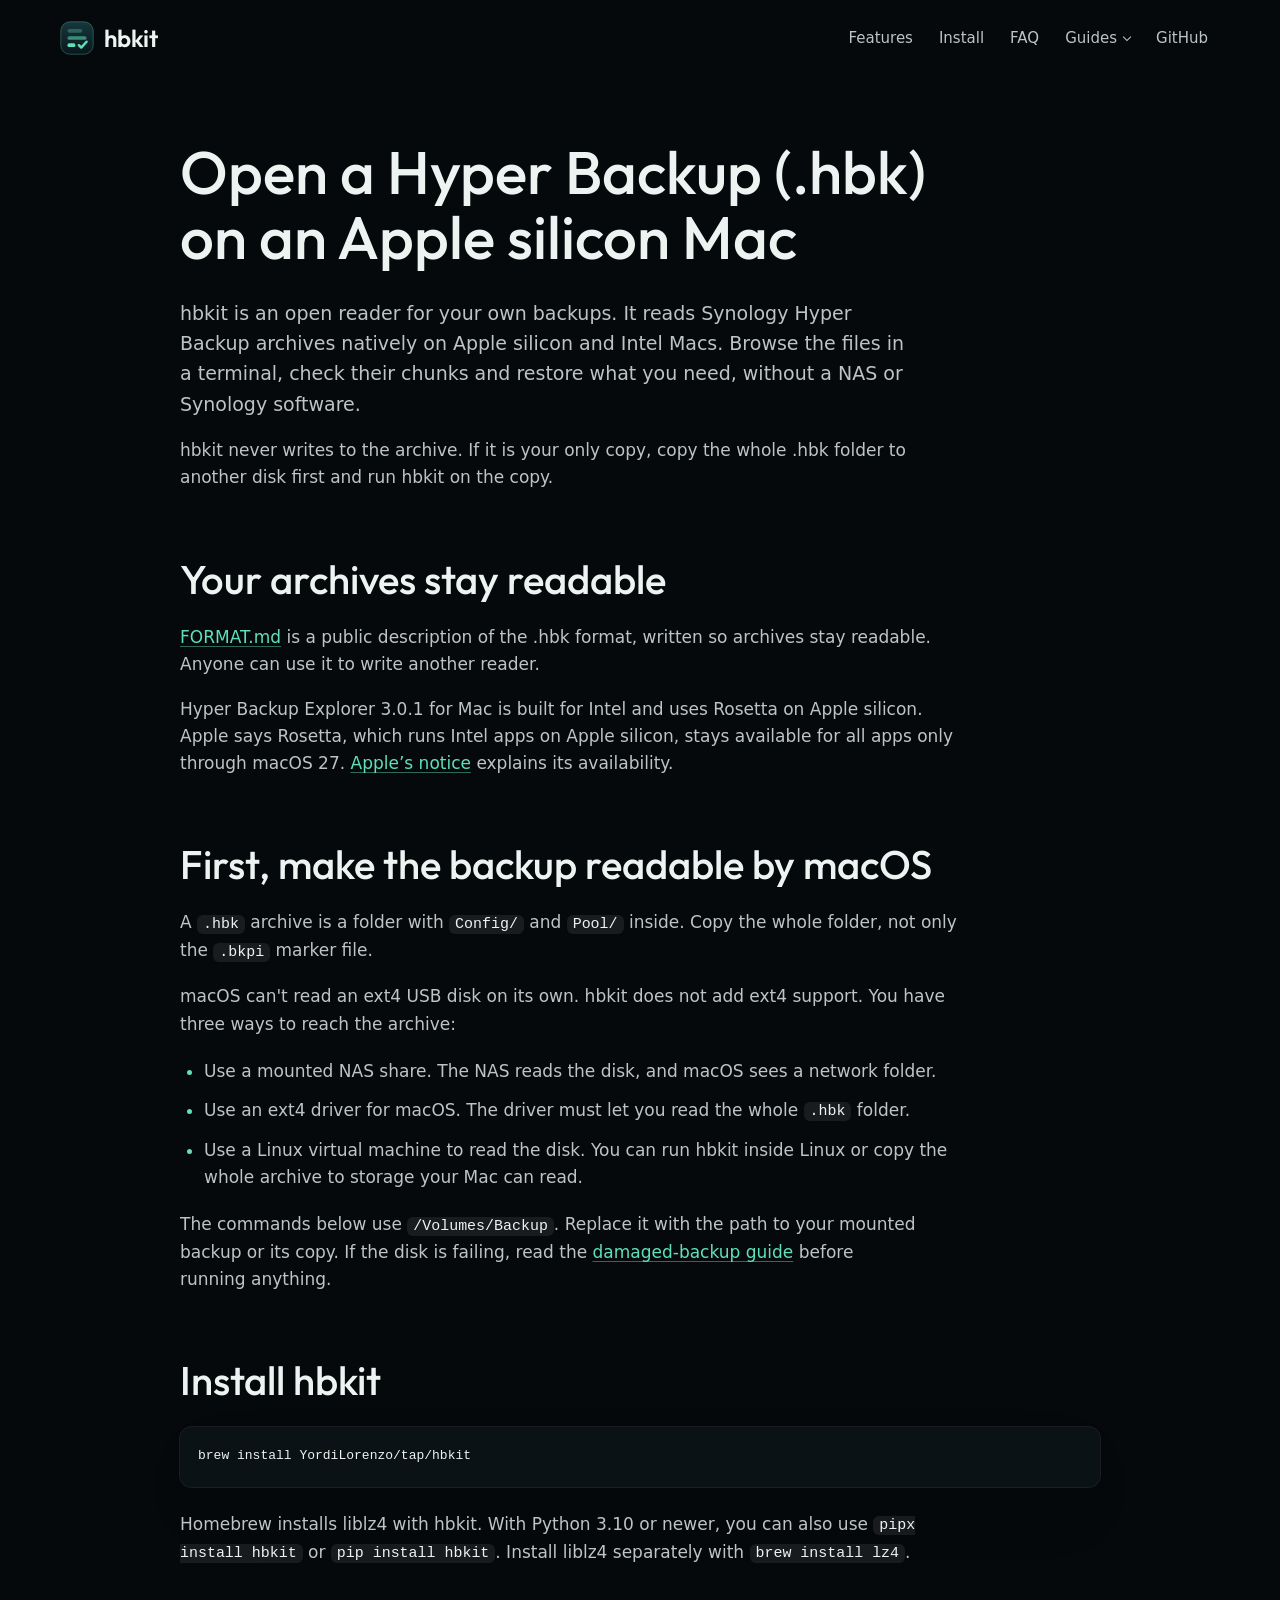
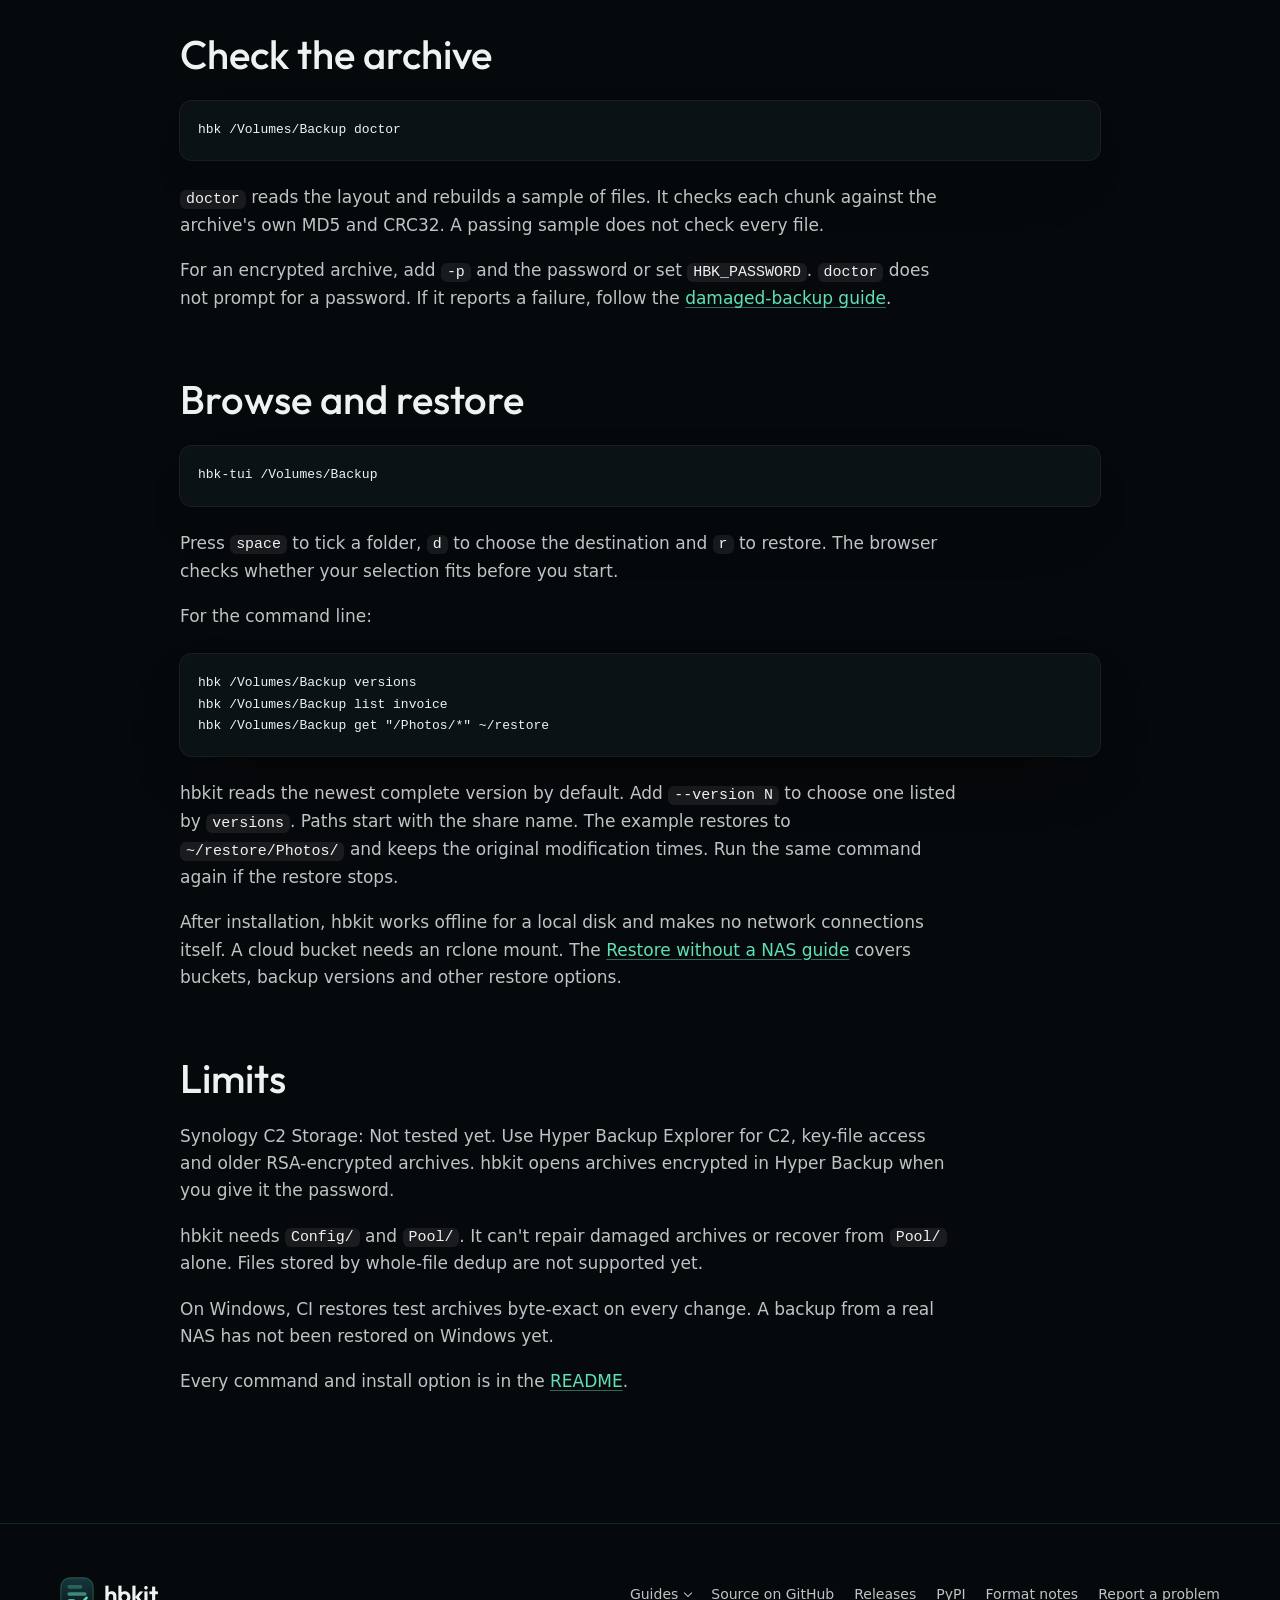
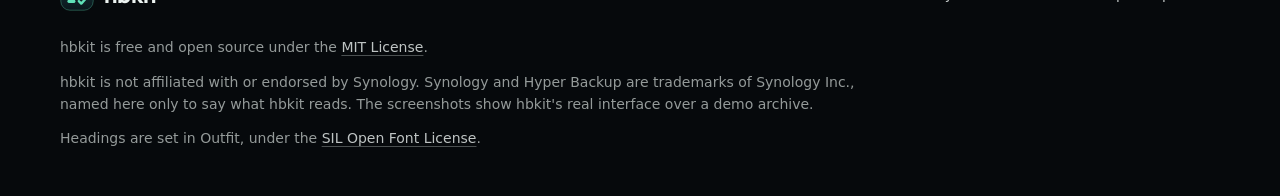
<file: site/mac/index.html>
<!doctype html>
<html lang="en">
<head>
  <meta charset="utf-8">
  <meta name="viewport" content="width=device-width, initial-scale=1">
  <title>Open Synology Hyper Backup (.hbk) on an Apple silicon Mac | hbkit</title>
  <meta name="description" content="Read Synology Hyper Backup (.hbk) archives natively on an Apple silicon Mac. Install hbkit, check and restore files, and handle ext4 USB disks.">
  <link rel="canonical" href="https://hbkit.dev/mac/">
  <meta name="theme-color" content="#06090C">
  <meta name="color-scheme" content="dark">
  <meta property="og:type" content="article">
  <meta property="og:site_name" content="hbkit">
  <meta property="og:title" content="Open Synology Hyper Backup (.hbk) on an Apple silicon Mac | hbkit">
  <meta property="og:description" content="Read Synology Hyper Backup (.hbk) archives natively on an Apple silicon Mac. Install hbkit, check and restore files, and handle ext4 USB disks.">
  <meta property="og:url" content="https://hbkit.dev/mac/">
  <meta property="og:image" content="https://hbkit.dev/social-preview.png">
  <meta property="og:image:width" content="1280">
  <meta property="og:image:height" content="640">
  <meta property="og:image:alt" content="hbkit: your backup, without the NAS. The terminal browser shows a backup's folders.">
  <meta property="article:modified_time" content="2026-11-11">
  <meta name="twitter:card" content="summary_large_image">
  <meta name="twitter:title" content="Open Synology Hyper Backup (.hbk) on an Apple silicon Mac | hbkit">
  <meta name="twitter:description" content="Read Synology Hyper Backup (.hbk) archives natively on an Apple silicon Mac. Install hbkit, check and restore files, and handle ext4 USB disks.">
  <meta name="twitter:image" content="https://hbkit.dev/social-preview.png">
  <link rel="icon" href="../images/icon.svg" type="image/svg+xml">
  <link rel="icon" href="../favicon.ico" sizes="16x16 32x32 48x48">
  <link rel="apple-touch-icon" href="../apple-touch-icon.png">
  <link rel="preload" href="../fonts/outfit.woff2" as="font" type="font/woff2" crossorigin>
  <link rel="stylesheet" href="../style.css">
  <script type="application/ld+json">{"@context": "https://schema.org", "@type": "Article", "headline": "Open a Hyper Backup (.hbk) on an Apple silicon Mac", "description": "Read Synology Hyper Backup (.hbk) archives natively on an Apple silicon Mac. Install hbkit, check and restore files, and handle ext4 USB disks.", "url": "https://hbkit.dev/mac/", "mainEntityOfPage": "https://hbkit.dev/mac/", "dateModified": "2026-11-11", "image": "https://hbkit.dev/social-preview.png", "author": {"@type": "Organization", "name": "hbkit", "url": "https://hbkit.dev/"}}</script>
</head>
<body>
  <a class="skip" href="#main">Skip to content</a>
  <header class="top">
    <div class="wrap top-inner">
      <a class="brand" href=".././" aria-label="hbkit, home">
        <img src="../images/icon.svg" alt="" width="34" height="34">
        hbkit
      </a>
      <nav aria-label="Sections">
        <ul class="nav">
          <li class="nav-wide"><a href="../#features">Features</a></li>
          <li><a href="../#install">Install</a></li>
          <li><a href="../#faq">FAQ</a></li>
          <li><details class="guide-menu"><summary>Guides</summary><ul><li><a href="../restore-without-nas/">Restore without a NAS</a></li><li><a href="../damaged-backup/">Damaged backups</a></li><li><a href="../mac/">Apple silicon Macs</a></li></ul></details></li>
          <li><a href="https://github.com/YordiLorenzo/hbkit">GitHub</a></li>
        </ul>
      </nav>
    </div>
  </header>


  <main id="main">
    <article class="wrap guide">
      <header class="guide-header"><h1>Open a Hyper Backup (.hbk) on an Apple silicon Mac</h1></header>
      <div class="guide-body">
<p>hbkit is an open reader for your own backups. It reads Synology Hyper Backup archives natively on Apple silicon and Intel Macs. Browse the files in a terminal, check their chunks and restore what you need, without a NAS or Synology software.</p>
<p>hbkit never writes to the archive. If it is your only copy, copy the whole .hbk folder to another disk first and run hbkit on the copy.</p>
<h2 id="your-archives-stay-readable">Your archives stay readable</h2>
<p><a class="text-link" href="https://github.com/YordiLorenzo/hbkit/blob/main/FORMAT.md">FORMAT.md</a> is a public description of the .hbk format, written so archives stay readable. Anyone can use it to write another reader.</p>
<p>Hyper Backup Explorer 3.0.1 for Mac is built for Intel and uses Rosetta on Apple silicon. Apple says Rosetta, which runs Intel apps on Apple silicon, stays available for all apps only through macOS 27. <a class="text-link" href="https://support.apple.com/en-us/102527">Apple’s notice</a> explains its availability.</p>
<h2 id="first-make-the-backup-readable-by-macos">First, make the backup readable by macOS</h2>
<p>A <code>.hbk</code> archive is a folder with <code>Config/</code> and <code>Pool/</code> inside. Copy the whole folder, not only the <code>.bkpi</code> marker file.</p>
<p>macOS can&#x27;t read an ext4 USB disk on its own. hbkit does not add ext4 support. You have three ways to reach the archive:</p>
<ul><li>Use a mounted NAS share. The NAS reads the disk, and macOS sees a network folder.</li><li>Use an ext4 driver for macOS. The driver must let you read the whole <code>.hbk</code> folder.</li><li>Use a Linux virtual machine to read the disk. You can run hbkit inside Linux or copy the whole archive to storage your Mac can read.</li></ul>
<p>The commands below use <code>/Volumes/Backup</code>. Replace it with the path to your mounted backup or its copy. If the disk is failing, read the <a class="text-link" href="../damaged-backup/">damaged-backup guide</a> before running anything.</p>
<h2 id="install-hbkit">Install hbkit</h2>
<div class="term"><pre><code>brew install YordiLorenzo/tap/hbkit</code></pre></div>
<p>Homebrew installs liblz4 with hbkit. With Python 3.10 or newer, you can also use <code>pipx install hbkit</code> or <code>pip install hbkit</code>. Install liblz4 separately with <code>brew install lz4</code>.</p>
<h2 id="check-the-archive">Check the archive</h2>
<div class="term"><pre><code>hbk /Volumes/Backup doctor</code></pre></div>
<p><code>doctor</code> reads the layout and rebuilds a sample of files. It checks each chunk against the archive&#x27;s own MD5 and CRC32. A passing sample does not check every file.</p>
<p>For an encrypted archive, add <code>-p</code> and the password or set <code>HBK_PASSWORD</code>. <code>doctor</code> does not prompt for a password. If it reports a failure, follow the <a class="text-link" href="../damaged-backup/">damaged-backup guide</a>.</p>
<h2 id="browse-and-restore">Browse and restore</h2>
<div class="term"><pre><code>hbk-tui /Volumes/Backup</code></pre></div>
<p>Press <code>space</code> to tick a folder, <code>d</code> to choose the destination and <code>r</code> to restore. The browser checks whether your selection fits before you start.</p>
<p>For the command line:</p>
<div class="term"><pre><code>hbk /Volumes/Backup versions
hbk /Volumes/Backup list invoice
hbk /Volumes/Backup get &quot;/Photos/*&quot; ~/restore</code></pre></div>
<p>hbkit reads the newest complete version by default. Add <code>--version N</code> to choose one listed by <code>versions</code>. Paths start with the share name. The example restores to <code>~/restore/Photos/</code> and keeps the original modification times. Run the same command again if the restore stops.</p>
<p>After installation, hbkit works offline for a local disk and makes no network connections itself. A cloud bucket needs an rclone mount. The <a class="text-link" href="../restore-without-nas/">Restore without a NAS guide</a> covers buckets, backup versions and other restore options.</p>
<h2 id="limits">Limits</h2>
<p>Synology C2 Storage: Not tested yet. Use Hyper Backup Explorer for C2, key-file access and older RSA-encrypted archives. hbkit opens archives encrypted in Hyper Backup when you give it the password.</p>
<p>hbkit needs <code>Config/</code> and <code>Pool/</code>. It can&#x27;t repair damaged archives or recover from <code>Pool/</code> alone. Files stored by whole-file dedup are not supported yet.</p>
<p>On Windows, CI restores test archives byte-exact on every change. A backup from a real NAS has not been restored on Windows yet.</p>
<p>Every command and install option is in the <a class="text-link" href="https://github.com/YordiLorenzo/hbkit#readme">README</a>.</p>
      </div>
    </article>
  </main>
  <footer class="footer">
    <div class="wrap">
      <div class="footer-top">
        <a class="brand" href=".././" aria-label="hbkit, home">
          <img src="../images/icon.svg" alt="" width="34" height="34" loading="lazy">
          hbkit
        </a>
        <ul class="footer-links">
          <li><details class="guide-menu"><summary>Guides</summary><ul><li><a href="../restore-without-nas/">Restore without a NAS</a></li><li><a href="../damaged-backup/">Damaged backups</a></li><li><a href="../mac/">Apple silicon Macs</a></li></ul></details></li>
          <li><a href="https://github.com/YordiLorenzo/hbkit">Source on GitHub</a></li>
          <li><a href="https://github.com/YordiLorenzo/hbkit/releases">Releases</a></li>
          <li><a href="https://pypi.org/project/hbkit/">PyPI</a></li>
          <li><a href="https://github.com/YordiLorenzo/hbkit/blob/main/FORMAT.md">Format notes</a></li>
          <li><a href="https://github.com/YordiLorenzo/hbkit/issues">Report a problem</a></li>
        </ul>
      </div>
      <p>hbkit is free and open source under the <a href="https://github.com/YordiLorenzo/hbkit/blob/main/LICENSE">MIT License</a>.</p>
      <p>hbkit is not affiliated with or endorsed by Synology. Synology and Hyper Backup are trademarks of Synology Inc., named here only to say what hbkit reads. The screenshots show hbkit's real interface over a demo archive.</p>
      <p>Headings are set in Outfit, under the <a href="../fonts/OFL.txt">SIL Open Font License</a>.</p>
    </div>
  </footer>


  <!-- Cloudflare Web Analytics: cookieless page-view counts for hbkit.dev. -->
  <script defer src="https://static.cloudflareinsights.com/beacon.min.js" data-cf-beacon='{"token": "0d1a63411af648b683f07ae628b535d5"}'></script>
</body>
</html>
</file>
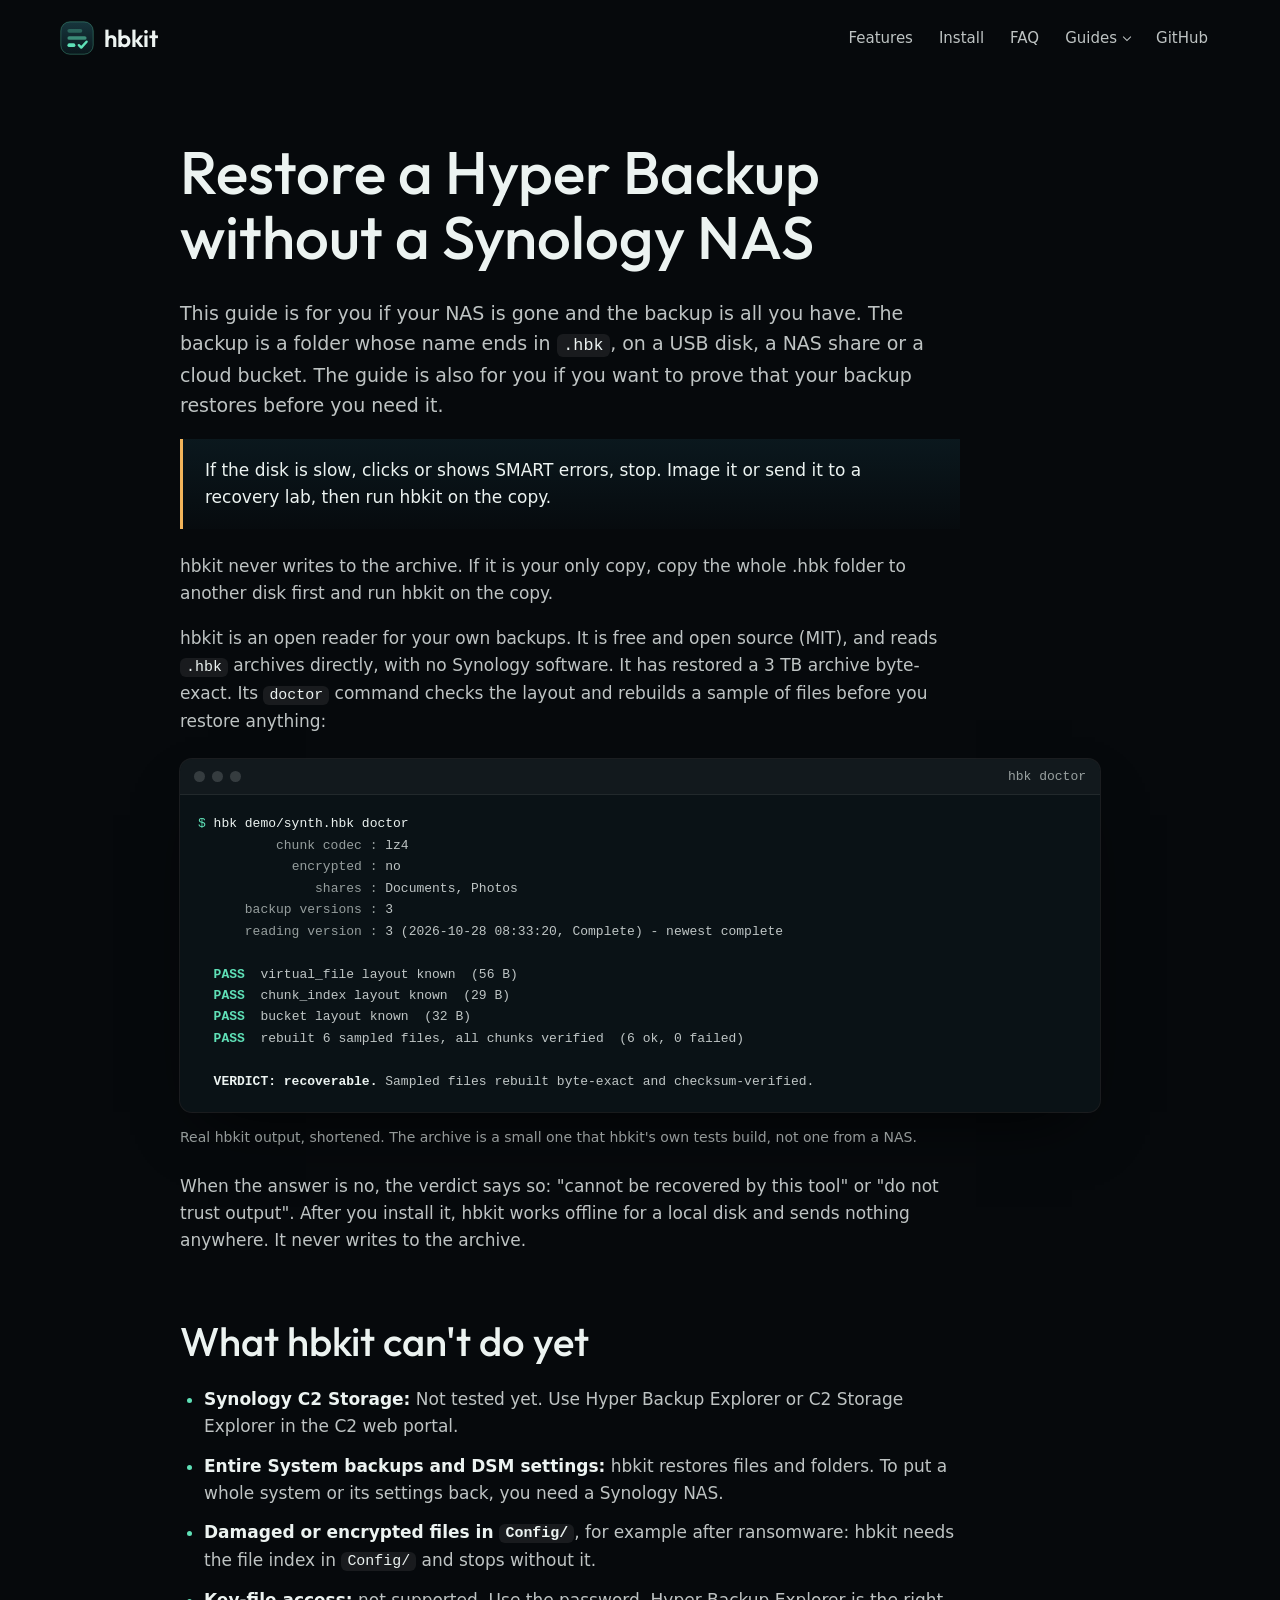
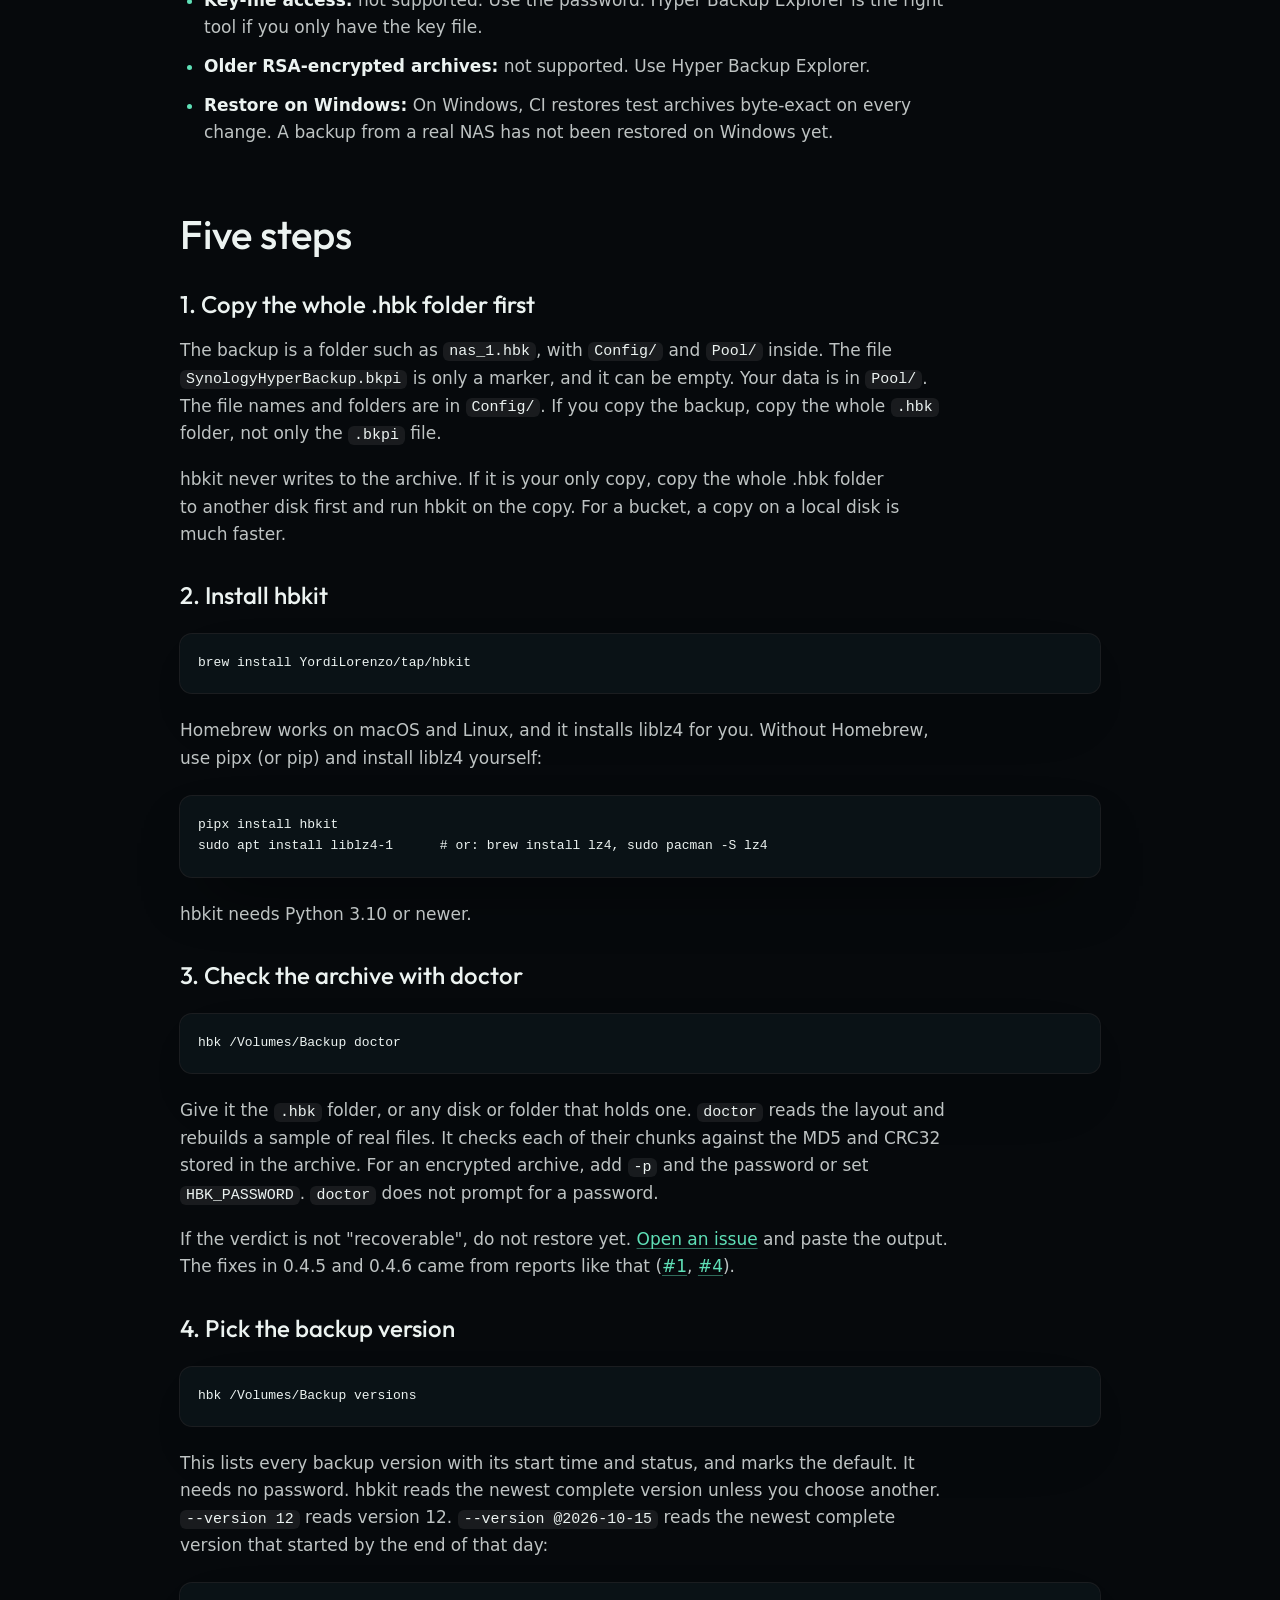
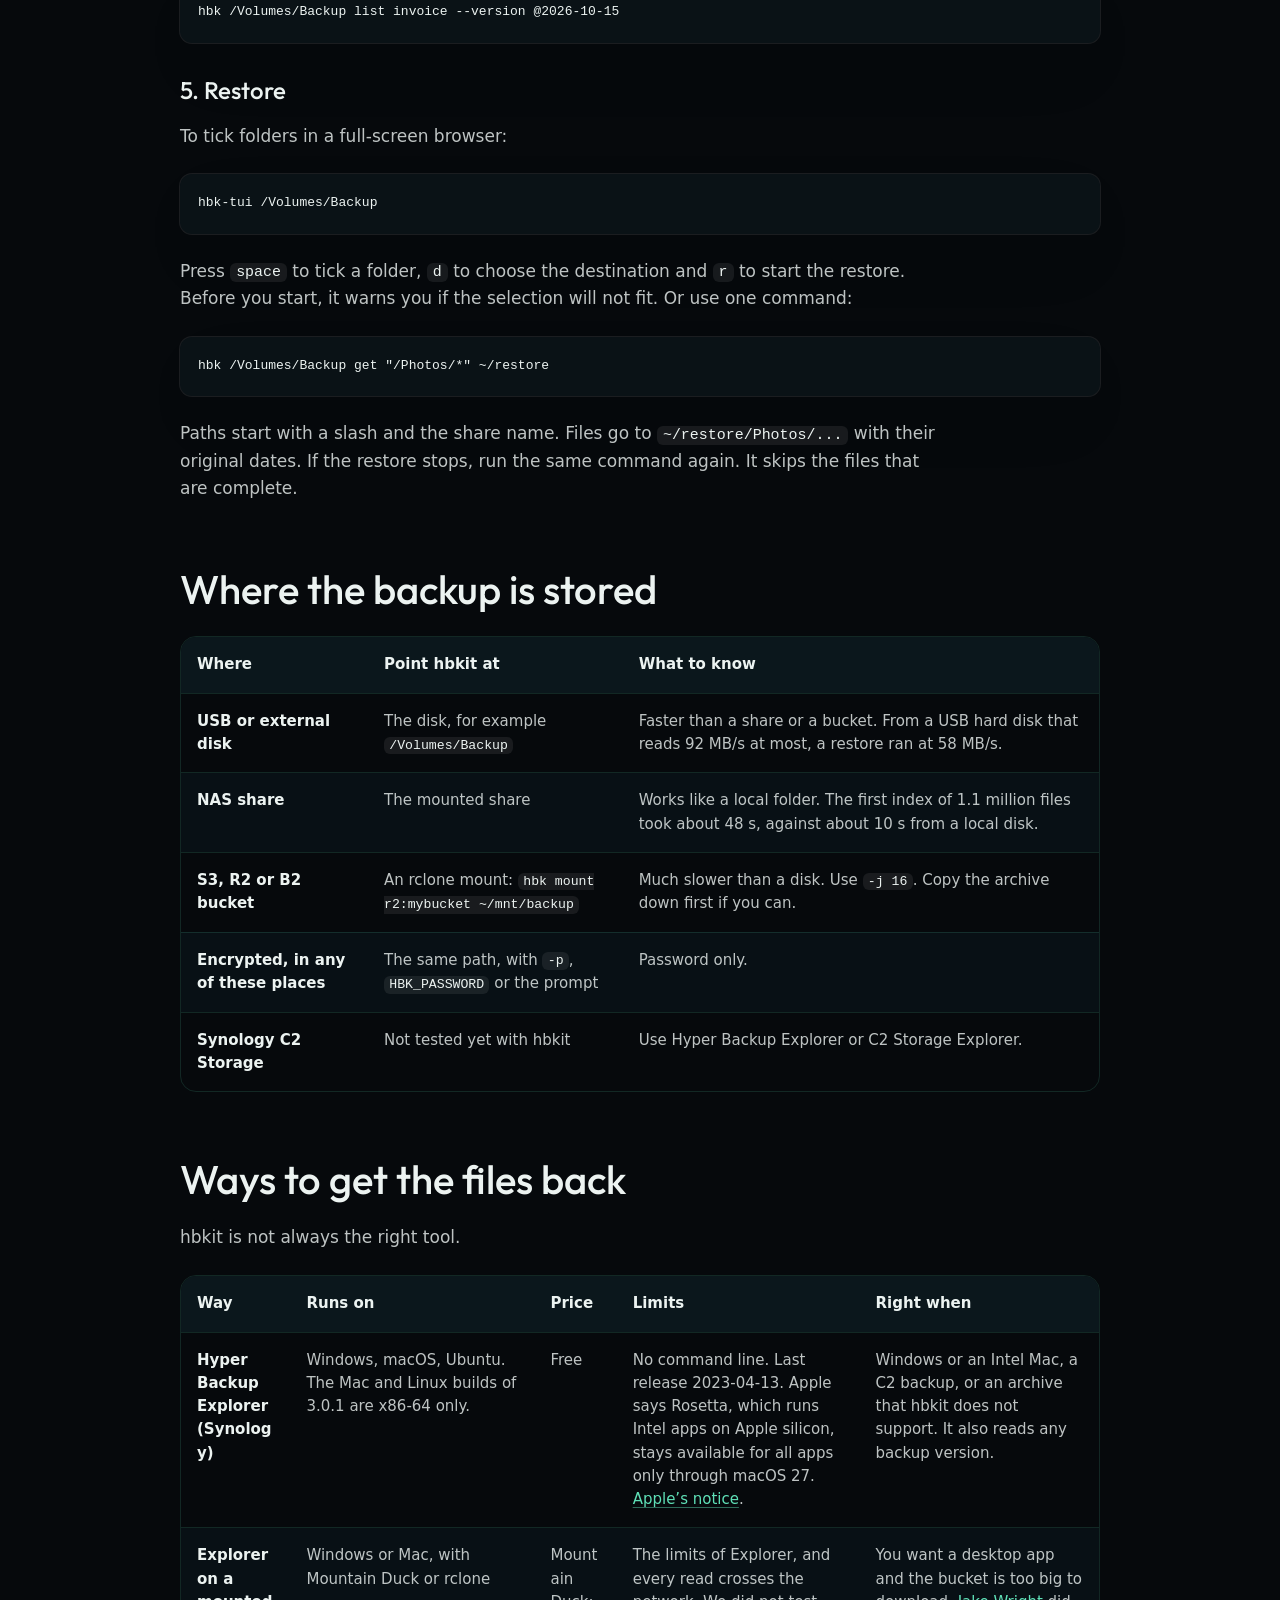
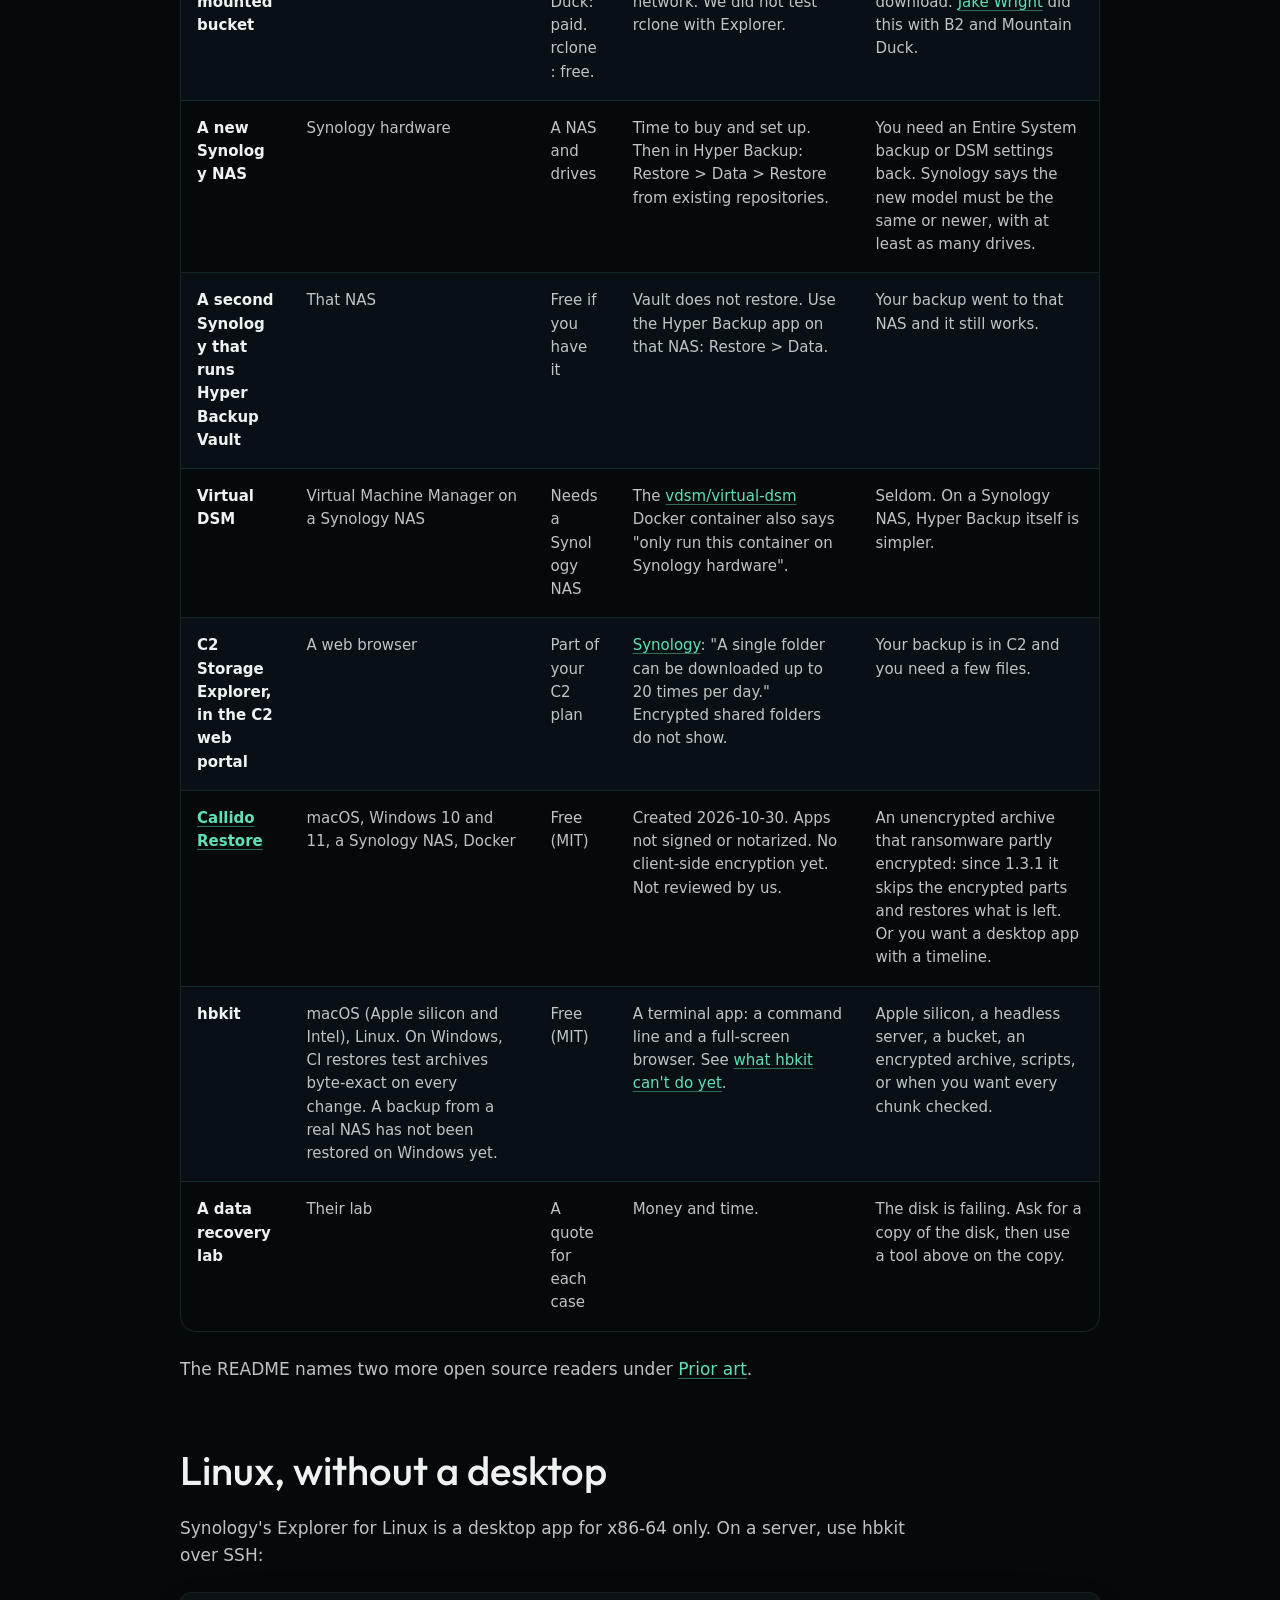
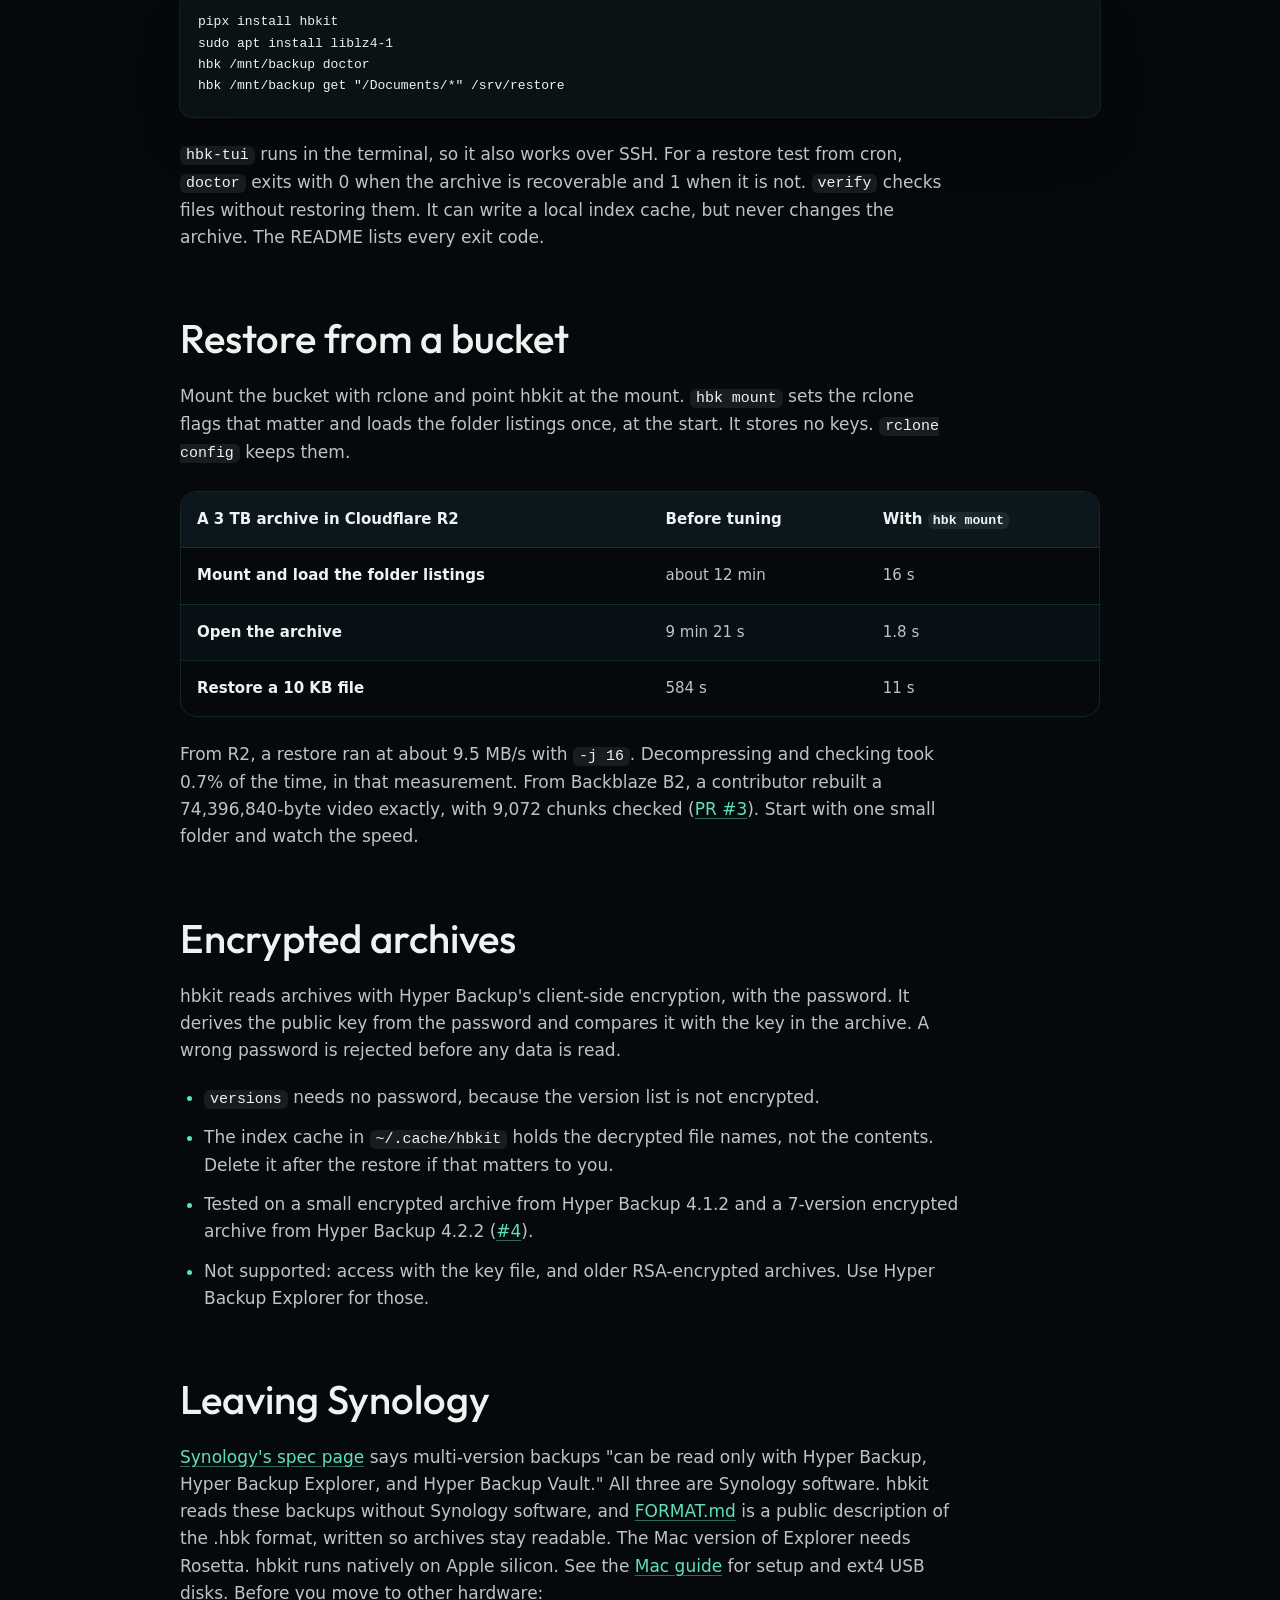
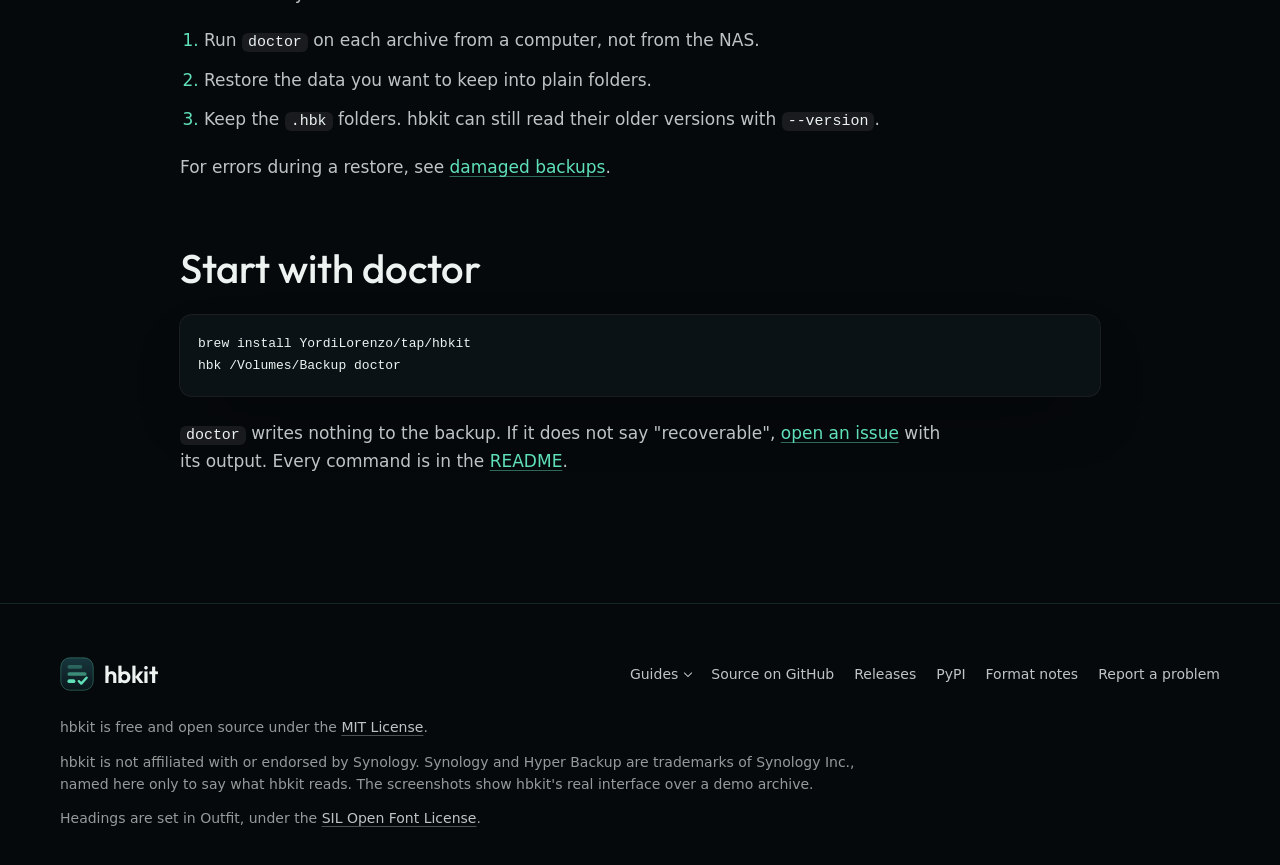
<file: site/restore-without-nas/index.html>
<!doctype html>
<html lang="en">
<head>
  <meta charset="utf-8">
  <meta name="viewport" content="width=device-width, initial-scale=1">
  <title>Restore a Hyper Backup without a Synology NAS | hbkit</title>
  <meta name="description" content="Get your files out of a Synology Hyper Backup (.hbk) on a Mac or Linux computer, with no NAS. Five steps, the limits, and the other ways to do it.">
  <link rel="canonical" href="https://hbkit.dev/restore-without-nas/">
  <meta name="theme-color" content="#06090C">
  <meta name="color-scheme" content="dark">
  <meta property="og:type" content="article">
  <meta property="og:site_name" content="hbkit">
  <meta property="og:title" content="Restore a Hyper Backup without a Synology NAS | hbkit">
  <meta property="og:description" content="Get your files out of a Synology Hyper Backup (.hbk) on a Mac or Linux computer, with no NAS. Five steps, the limits, and the other ways to do it.">
  <meta property="og:url" content="https://hbkit.dev/restore-without-nas/">
  <meta property="og:image" content="https://hbkit.dev/social-preview.png">
  <meta property="og:image:width" content="1280">
  <meta property="og:image:height" content="640">
  <meta property="og:image:alt" content="hbkit: your backup, without the NAS. The terminal browser shows a backup's folders.">
  <meta property="article:modified_time" content="2026-11-11">
  <meta name="twitter:card" content="summary_large_image">
  <meta name="twitter:title" content="Restore a Hyper Backup without a Synology NAS | hbkit">
  <meta name="twitter:description" content="Get your files out of a Synology Hyper Backup (.hbk) on a Mac or Linux computer, with no NAS. Five steps, the limits, and the other ways to do it.">
  <meta name="twitter:image" content="https://hbkit.dev/social-preview.png">
  <link rel="icon" href="../images/icon.svg" type="image/svg+xml">
  <link rel="icon" href="../favicon.ico" sizes="16x16 32x32 48x48">
  <link rel="apple-touch-icon" href="../apple-touch-icon.png">
  <link rel="preload" href="../fonts/outfit.woff2" as="font" type="font/woff2" crossorigin>
  <link rel="stylesheet" href="../style.css">
  <script type="application/ld+json">{"@context": "https://schema.org", "@type": "Article", "headline": "Restore a Hyper Backup without a Synology NAS", "description": "Get your files out of a Synology Hyper Backup (.hbk) on a Mac or Linux computer, with no NAS. Five steps, the limits, and the other ways to do it.", "url": "https://hbkit.dev/restore-without-nas/", "mainEntityOfPage": "https://hbkit.dev/restore-without-nas/", "dateModified": "2026-11-11", "image": "https://hbkit.dev/social-preview.png", "author": {"@type": "Organization", "name": "hbkit", "url": "https://hbkit.dev/"}}</script>
</head>
<body>
  <a class="skip" href="#main">Skip to content</a>
  <header class="top">
    <div class="wrap top-inner">
      <a class="brand" href=".././" aria-label="hbkit, home">
        <img src="../images/icon.svg" alt="" width="34" height="34">
        hbkit
      </a>
      <nav aria-label="Sections">
        <ul class="nav">
          <li class="nav-wide"><a href="../#features">Features</a></li>
          <li><a href="../#install">Install</a></li>
          <li><a href="../#faq">FAQ</a></li>
          <li><details class="guide-menu"><summary>Guides</summary><ul><li><a href="../restore-without-nas/">Restore without a NAS</a></li><li><a href="../damaged-backup/">Damaged backups</a></li><li><a href="../mac/">Apple silicon Macs</a></li></ul></details></li>
          <li><a href="https://github.com/YordiLorenzo/hbkit">GitHub</a></li>
        </ul>
      </nav>
    </div>
  </header>


  <main id="main">
    <article class="wrap guide">
      <header class="guide-header"><h1>Restore a Hyper Backup without a Synology NAS</h1></header>
      <div class="guide-body">
<p>This guide is for you if your NAS is gone and the backup is all you have. The backup is a folder whose name ends in <code>.hbk</code>, on a USB disk, a NAS share or a cloud bucket. The guide is also for you if you want to prove that your backup restores before you need it.</p>
<p class="guide-warning">If the disk is slow, clicks or shows SMART errors, stop. Image it or send it to a recovery lab, then run hbkit on the copy.</p>
<p>hbkit never writes to the archive. If it is your only copy, copy the whole .hbk folder to another disk first and run hbkit on the copy.</p>
<p>hbkit is an open reader for your own backups. It is free and open source (MIT), and reads <code>.hbk</code> archives directly, with no Synology software. It has restored a 3 TB archive byte-exact. Its <code>doctor</code> command checks the layout and rebuilds a sample of files before you restore anything:</p>
<figure class="term-figure">
  <div class="term">
    <div class="term-bar"><i></i><i></i><i></i><span>hbk doctor</span></div>
<pre><span class="p">$ </span><span class="cmd-line">hbk demo/synth.hbk doctor</span>
<span class="k">          chunk codec :</span> lz4
<span class="k">            encrypted :</span> no
<span class="k">               shares :</span> Documents, Photos
<span class="k">      backup versions :</span> 3
<span class="k">      reading version :</span> 3 (2026-10-28 08:33:20, Complete) - newest complete

  <span class="ok">PASS</span>  virtual_file layout known  (56 B)
  <span class="ok">PASS</span>  chunk_index layout known  (29 B)
  <span class="ok">PASS</span>  bucket layout known  (32 B)
  <span class="ok">PASS</span>  rebuilt 6 sampled files, all chunks verified  (6 ok, 0 failed)

  <span class="v">VERDICT: recoverable.</span> Sampled files rebuilt byte-exact and checksum-verified.</pre>
  </div>
  <figcaption class="term-caption">Real hbkit output, shortened. The archive is a small one that hbkit's own tests build, not one from a NAS.</figcaption>
</figure>
<p>When the answer is no, the verdict says so: &quot;cannot be recovered by this tool&quot; or &quot;do not trust output&quot;. After you install it, hbkit works offline for a local disk and sends nothing anywhere. It never writes to the archive.</p>
<h2 id="what-hbkit-can-t-do-yet">What hbkit can&#x27;t do yet</h2>
<ul><li><strong>Synology C2 Storage:</strong> Not tested yet. Use Hyper Backup Explorer or C2 Storage Explorer in the C2 web portal.</li><li><strong>Entire System backups and DSM settings:</strong> hbkit restores files and folders. To put a whole system or its settings back, you need a Synology NAS.</li><li><strong>Damaged or encrypted files in <code>Config/</code></strong>, for example after ransomware: hbkit needs the file index in <code>Config/</code> and stops without it.</li><li><strong>Key-file access:</strong> not supported. Use the password. Hyper Backup Explorer is the right tool if you only have the key file.</li><li><strong>Older RSA-encrypted archives:</strong> not supported. Use Hyper Backup Explorer.</li><li><strong>Restore on Windows:</strong> On Windows, CI restores test archives byte-exact on every change. A backup from a real NAS has not been restored on Windows yet.</li></ul>
<h2 id="five-steps">Five steps</h2>
<h3 id="1-copy-the-whole-hbk-folder-first">1. Copy the whole .hbk folder first</h3>
<p>The backup is a folder such as <code>nas_1.hbk</code>, with <code>Config/</code> and <code>Pool/</code> inside. The file <code>SynologyHyperBackup.bkpi</code> is only a marker, and it can be empty. Your data is in <code>Pool/</code>. The file names and folders are in <code>Config/</code>. If you copy the backup, copy the whole <code>.hbk</code> folder, not only the <code>.bkpi</code> file.</p>
<p>hbkit never writes to the archive. If it is your only copy, copy the whole .hbk folder to another disk first and run hbkit on the copy. For a bucket, a copy on a local disk is much faster.</p>
<h3 id="2-install-hbkit">2. Install hbkit</h3>
<div class="term"><pre><code>brew install YordiLorenzo/tap/hbkit</code></pre></div>
<p>Homebrew works on macOS and Linux, and it installs liblz4 for you. Without Homebrew, use pipx (or pip) and install liblz4 yourself:</p>
<div class="term"><pre><code>pipx install hbkit
sudo apt install liblz4-1      # or: brew install lz4, sudo pacman -S lz4</code></pre></div>
<p>hbkit needs Python 3.10 or newer.</p>
<h3 id="3-check-the-archive-with-doctor">3. Check the archive with doctor</h3>
<div class="term"><pre><code>hbk /Volumes/Backup doctor</code></pre></div>
<p>Give it the <code>.hbk</code> folder, or any disk or folder that holds one. <code>doctor</code> reads the layout and rebuilds a sample of real files. It checks each of their chunks against the MD5 and CRC32 stored in the archive. For an encrypted archive, add <code>-p</code> and the password or set <code>HBK_PASSWORD</code>. <code>doctor</code> does not prompt for a password.</p>
<p>If the verdict is not &quot;recoverable&quot;, do not restore yet. <a class="text-link" href="https://github.com/YordiLorenzo/hbkit/issues/new">Open an issue</a> and paste the output. The fixes in 0.4.5 and 0.4.6 came from reports like that (<a class="text-link" href="https://github.com/YordiLorenzo/hbkit/issues/1">#1</a>, <a class="text-link" href="https://github.com/YordiLorenzo/hbkit/issues/4">#4</a>).</p>
<h3 id="4-pick-the-backup-version">4. Pick the backup version</h3>
<div class="term"><pre><code>hbk /Volumes/Backup versions</code></pre></div>
<p>This lists every backup version with its start time and status, and marks the default. It needs no password. hbkit reads the newest complete version unless you choose another. <code>--version 12</code> reads version 12. <code>--version @2026-10-15</code> reads the newest complete version that started by the end of that day:</p>
<div class="term"><pre><code>hbk /Volumes/Backup list invoice --version @2026-10-15</code></pre></div>
<h3 id="5-restore">5. Restore</h3>
<p>To tick folders in a full-screen browser:</p>
<div class="term"><pre><code>hbk-tui /Volumes/Backup</code></pre></div>
<p>Press <code>space</code> to tick a folder, <code>d</code> to choose the destination and <code>r</code> to start the restore. Before you start, it warns you if the selection will not fit. Or use one command:</p>
<div class="term"><pre><code>hbk /Volumes/Backup get &quot;/Photos/*&quot; ~/restore</code></pre></div>
<p>Paths start with a slash and the share name. Files go to <code>~/restore/Photos/...</code> with their original dates. If the restore stops, run the same command again. It skips the files that are complete.</p>
<h2 id="where-the-backup-is-stored">Where the backup is stored</h2>
<div class="guide-table"><table><thead><tr><th scope="col">Where</th><th scope="col">Point hbkit at</th><th scope="col">What to know</th></tr></thead><tbody><tr><th scope="row" data-label="Where">USB or external disk</th><td data-label="Point hbkit at">The disk, for example <code>/Volumes/Backup</code></td><td data-label="What to know">Faster than a share or a bucket. From a USB hard disk that reads 92 MB/s at most, a restore ran at 58 MB/s.</td></tr><tr><th scope="row" data-label="Where">NAS share</th><td data-label="Point hbkit at">The mounted share</td><td data-label="What to know">Works like a local folder. The first index of 1.1 million files took about 48 s, against about 10 s from a local disk.</td></tr><tr><th scope="row" data-label="Where">S3, R2 or B2 bucket</th><td data-label="Point hbkit at">An rclone mount: <code>hbk mount r2:mybucket ~/mnt/backup</code></td><td data-label="What to know">Much slower than a disk. Use <code>-j 16</code>. Copy the archive down first if you can.</td></tr><tr><th scope="row" data-label="Where">Encrypted, in any of these places</th><td data-label="Point hbkit at">The same path, with <code>-p</code>, <code>HBK_PASSWORD</code> or the prompt</td><td data-label="What to know">Password only.</td></tr><tr><th scope="row" data-label="Where">Synology C2 Storage</th><td data-label="Point hbkit at">Not tested yet with hbkit</td><td data-label="What to know">Use Hyper Backup Explorer or C2 Storage Explorer.</td></tr></tbody></table></div>
<h2 id="ways-to-get-the-files-back">Ways to get the files back</h2>
<p>hbkit is not always the right tool.</p>
<div class="guide-table"><table><thead><tr><th scope="col">Way</th><th scope="col">Runs on</th><th scope="col">Price</th><th scope="col">Limits</th><th scope="col">Right when</th></tr></thead><tbody><tr><th scope="row" data-label="Way">Hyper Backup Explorer (Synology)</th><td data-label="Runs on">Windows, macOS, Ubuntu. The Mac and Linux builds of 3.0.1 are x86-64 only.</td><td data-label="Price">Free</td><td data-label="Limits">No command line. Last release 2023-04-13. Apple says Rosetta, which runs Intel apps on Apple silicon, stays available for all apps only through macOS 27. <a class="text-link" href="https://support.apple.com/en-us/102527">Apple’s notice</a>.</td><td data-label="Right when">Windows or an Intel Mac, a C2 backup, or an archive that hbkit does not support. It also reads any backup version.</td></tr><tr><th scope="row" data-label="Way">Explorer on a mounted bucket</th><td data-label="Runs on">Windows or Mac, with Mountain Duck or rclone</td><td data-label="Price">Mountain Duck: paid. rclone: free.</td><td data-label="Limits">The limits of Explorer, and every read crosses the network. We did not test rclone with Explorer.</td><td data-label="Right when">You want a desktop app and the bucket is too big to download. <a class="text-link" href="https://jakewright.net/posts/browsing-synology-hyper-backup/">Jake Wright</a> did this with B2 and Mountain Duck.</td></tr><tr><th scope="row" data-label="Way">A new Synology NAS</th><td data-label="Runs on">Synology hardware</td><td data-label="Price">A NAS and drives</td><td data-label="Limits">Time to buy and set up. Then in Hyper Backup: Restore &gt; Data &gt; Restore from existing repositories.</td><td data-label="Right when">You need an Entire System backup or DSM settings back. Synology says the new model must be the same or newer, with at least as many drives.</td></tr><tr><th scope="row" data-label="Way">A second Synology that runs Hyper Backup Vault</th><td data-label="Runs on">That NAS</td><td data-label="Price">Free if you have it</td><td data-label="Limits">Vault does not restore. Use the Hyper Backup app on that NAS: Restore &gt; Data.</td><td data-label="Right when">Your backup went to that NAS and it still works.</td></tr><tr><th scope="row" data-label="Way">Virtual DSM</th><td data-label="Runs on">Virtual Machine Manager on a Synology NAS</td><td data-label="Price">Needs a Synology NAS</td><td data-label="Limits">The <a class="text-link" href="https://github.com/vdsm/virtual-dsm">vdsm/virtual-dsm</a> Docker container also says &quot;only run this container on Synology hardware&quot;.</td><td data-label="Right when">Seldom. On a Synology NAS, Hyper Backup itself is simpler.</td></tr><tr><th scope="row" data-label="Way">C2 Storage Explorer, in the C2 web portal</th><td data-label="Runs on">A web browser</td><td data-label="Price">Part of your C2 plan</td><td data-label="Limits"><a class="text-link" href="https://www.synology.com/en-us/dsm/7.4/software_spec/hyper_backup">Synology</a>: &quot;A single folder can be downloaded up to 20 times per day.&quot; Encrypted shared folders do not show.</td><td data-label="Right when">Your backup is in C2 and you need a few files.</td></tr><tr><th scope="row" data-label="Way"><a class="text-link" href="https://github.com/Niels-van-Haren-Holding-B-V/callido-restore">Callido Restore</a></th><td data-label="Runs on">macOS, Windows 10 and 11, a Synology NAS, Docker</td><td data-label="Price">Free (MIT)</td><td data-label="Limits">Created 2026-10-30. Apps not signed or notarized. No client-side encryption yet. Not reviewed by us.</td><td data-label="Right when">An unencrypted archive that ransomware partly encrypted: since 1.3.1 it skips the encrypted parts and restores what is left. Or you want a desktop app with a timeline.</td></tr><tr><th scope="row" data-label="Way">hbkit</th><td data-label="Runs on">macOS (Apple silicon and Intel), Linux. On Windows, CI restores test archives byte-exact on every change. A backup from a real NAS has not been restored on Windows yet.</td><td data-label="Price">Free (MIT)</td><td data-label="Limits">A terminal app: a command line and a full-screen browser. See <a class="text-link" href="#what-hbkit-can-t-do-yet">what hbkit can&#x27;t do yet</a>.</td><td data-label="Right when">Apple silicon, a headless server, a bucket, an encrypted archive, scripts, or when you want every chunk checked.</td></tr><tr><th scope="row" data-label="Way">A data recovery lab</th><td data-label="Runs on">Their lab</td><td data-label="Price">A quote for each case</td><td data-label="Limits">Money and time.</td><td data-label="Right when">The disk is failing. Ask for a copy of the disk, then use a tool above on the copy.</td></tr></tbody></table></div>
<p>The README names two more open source readers under <a class="text-link" href="https://github.com/YordiLorenzo/hbkit#prior-art">Prior art</a>.</p>
<h2 id="linux-without-a-desktop">Linux, without a desktop</h2>
<p>Synology&#x27;s Explorer for Linux is a desktop app for x86-64 only. On a server, use hbkit over SSH:</p>
<div class="term"><pre><code>pipx install hbkit
sudo apt install liblz4-1
hbk /mnt/backup doctor
hbk /mnt/backup get &quot;/Documents/*&quot; /srv/restore</code></pre></div>
<p><code>hbk-tui</code> runs in the terminal, so it also works over SSH. For a restore test from cron, <code>doctor</code> exits with 0 when the archive is recoverable and 1 when it is not. <code>verify</code> checks files without restoring them. It can write a local index cache, but never changes the archive. The README lists every exit code.</p>
<h2 id="restore-from-a-bucket">Restore from a bucket</h2>
<p>Mount the bucket with rclone and point hbkit at the mount. <code>hbk mount</code> sets the rclone flags that matter and loads the folder listings once, at the start. It stores no keys. <code>rclone config</code> keeps them.</p>
<div class="guide-table"><table><thead><tr><th scope="col">A 3 TB archive in Cloudflare R2</th><th scope="col">Before tuning</th><th scope="col">With <code>hbk mount</code></th></tr></thead><tbody><tr><th scope="row" data-label="A 3 TB archive in Cloudflare R2">Mount and load the folder listings</th><td data-label="Before tuning">about 12 min</td><td data-label="With hbk mount">16 s</td></tr><tr><th scope="row" data-label="A 3 TB archive in Cloudflare R2">Open the archive</th><td data-label="Before tuning">9 min 21 s</td><td data-label="With hbk mount">1.8 s</td></tr><tr><th scope="row" data-label="A 3 TB archive in Cloudflare R2">Restore a 10 KB file</th><td data-label="Before tuning">584 s</td><td data-label="With hbk mount">11 s</td></tr></tbody></table></div>
<p>From R2, a restore ran at about 9.5 MB/s with <code>-j 16</code>. Decompressing and checking took 0.7% of the time, in that measurement. From Backblaze B2, a contributor rebuilt a 74,396,840-byte video exactly, with 9,072 chunks checked (<a class="text-link" href="https://github.com/YordiLorenzo/hbkit/pull/3">PR #3</a>). Start with one small folder and watch the speed.</p>
<h2 id="encrypted-archives">Encrypted archives</h2>
<p>hbkit reads archives with Hyper Backup&#x27;s client-side encryption, with the password. It derives the public key from the password and compares it with the key in the archive. A wrong password is rejected before any data is read.</p>
<ul><li><code>versions</code> needs no password, because the version list is not encrypted.</li><li>The index cache in <code>~/.cache/hbkit</code> holds the decrypted file names, not the contents. Delete it after the restore if that matters to you.</li><li>Tested on a small encrypted archive from Hyper Backup 4.1.2 and a 7-version encrypted archive from Hyper Backup 4.2.2 (<a class="text-link" href="https://github.com/YordiLorenzo/hbkit/issues/4">#4</a>).</li><li>Not supported: access with the key file, and older RSA-encrypted archives. Use Hyper Backup Explorer for those.</li></ul>
<h2 id="leaving-synology">Leaving Synology</h2>
<p><a class="text-link" href="https://www.synology.com/en-us/dsm/7.4/software_spec/hyper_backup">Synology&#x27;s spec page</a> says multi-version backups &quot;can be read only with Hyper Backup, Hyper Backup Explorer, and Hyper Backup Vault.&quot; All three are Synology software. hbkit reads these backups without Synology software, and <a class="text-link" href="https://github.com/YordiLorenzo/hbkit/blob/main/FORMAT.md">FORMAT.md</a> is a public description of the .hbk format, written so archives stay readable. The Mac version of Explorer needs Rosetta. hbkit runs natively on Apple silicon. See the <a class="text-link" href="../mac/">Mac guide</a> for setup and ext4 USB disks. Before you move to other hardware:</p>
<ol><li>Run <code>doctor</code> on each archive from a computer, not from the NAS.</li><li>Restore the data you want to keep into plain folders.</li><li>Keep the <code>.hbk</code> folders. hbkit can still read their older versions with <code>--version</code>.</li></ol>
<p>For errors during a restore, see <a class="text-link" href="../damaged-backup/">damaged backups</a>.</p>
<h2 id="start-with-doctor">Start with doctor</h2>
<div class="term"><pre><code>brew install YordiLorenzo/tap/hbkit
hbk /Volumes/Backup doctor</code></pre></div>
<p><code>doctor</code> writes nothing to the backup. If it does not say &quot;recoverable&quot;, <a class="text-link" href="https://github.com/YordiLorenzo/hbkit/issues/new">open an issue</a> with its output. Every command is in the <a class="text-link" href="https://github.com/YordiLorenzo/hbkit#readme">README</a>.</p>
      </div>
    </article>
  </main>
  <footer class="footer">
    <div class="wrap">
      <div class="footer-top">
        <a class="brand" href=".././" aria-label="hbkit, home">
          <img src="../images/icon.svg" alt="" width="34" height="34" loading="lazy">
          hbkit
        </a>
        <ul class="footer-links">
          <li><details class="guide-menu"><summary>Guides</summary><ul><li><a href="../restore-without-nas/">Restore without a NAS</a></li><li><a href="../damaged-backup/">Damaged backups</a></li><li><a href="../mac/">Apple silicon Macs</a></li></ul></details></li>
          <li><a href="https://github.com/YordiLorenzo/hbkit">Source on GitHub</a></li>
          <li><a href="https://github.com/YordiLorenzo/hbkit/releases">Releases</a></li>
          <li><a href="https://pypi.org/project/hbkit/">PyPI</a></li>
          <li><a href="https://github.com/YordiLorenzo/hbkit/blob/main/FORMAT.md">Format notes</a></li>
          <li><a href="https://github.com/YordiLorenzo/hbkit/issues">Report a problem</a></li>
        </ul>
      </div>
      <p>hbkit is free and open source under the <a href="https://github.com/YordiLorenzo/hbkit/blob/main/LICENSE">MIT License</a>.</p>
      <p>hbkit is not affiliated with or endorsed by Synology. Synology and Hyper Backup are trademarks of Synology Inc., named here only to say what hbkit reads. The screenshots show hbkit's real interface over a demo archive.</p>
      <p>Headings are set in Outfit, under the <a href="../fonts/OFL.txt">SIL Open Font License</a>.</p>
    </div>
  </footer>


  <!-- Cloudflare Web Analytics: cookieless page-view counts for hbkit.dev. -->
  <script defer src="https://static.cloudflareinsights.com/beacon.min.js" data-cf-beacon='{"token": "0d1a63411af648b683f07ae628b535d5"}'></script>
</body>
</html>
</file>
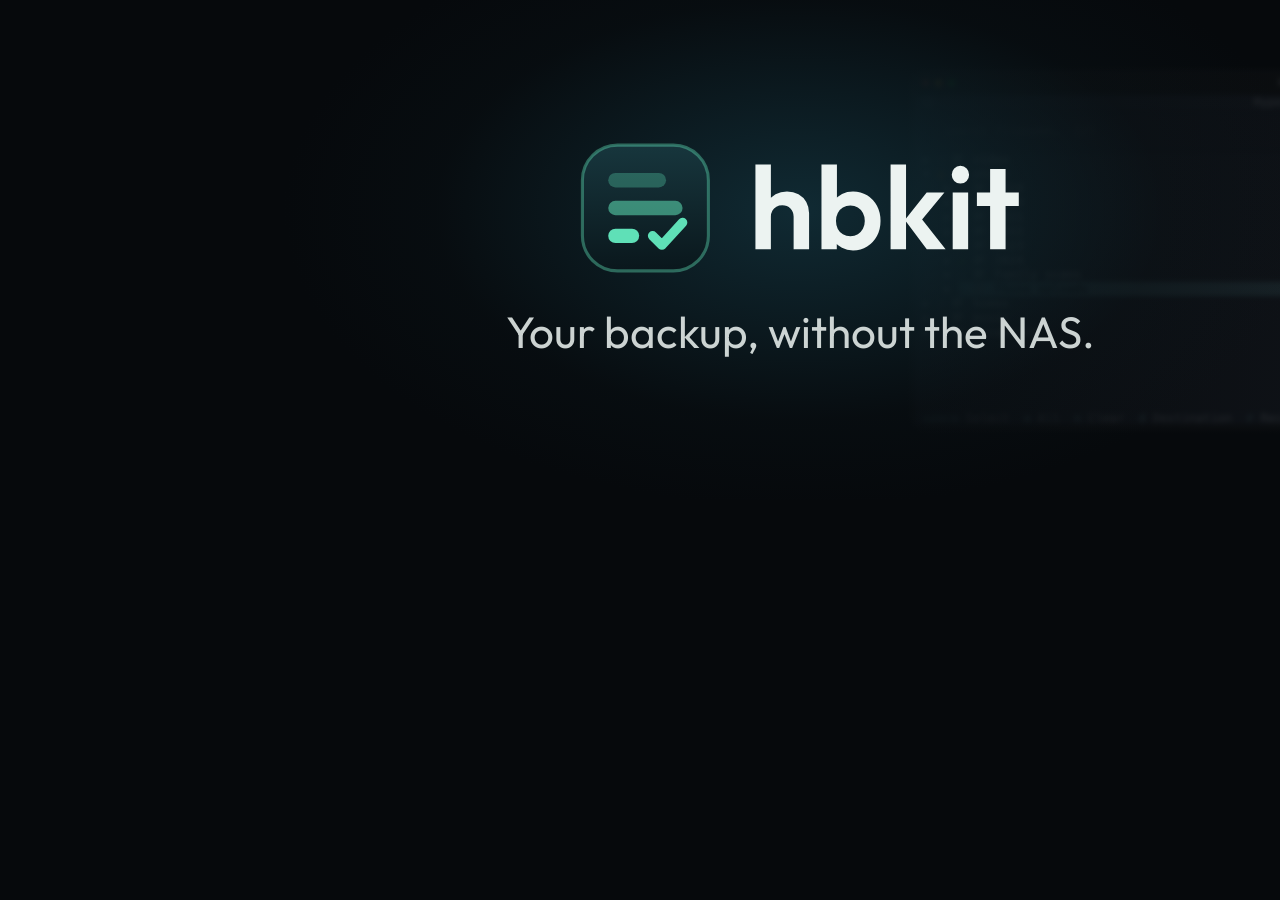
<file: contrib/art/banner.html>
<!doctype html>
<!-- docs/images/banner.png, 1600x500. Render from the repository root (see contrib/art/README.md). -->
<html><head><meta charset="utf-8"><style>
@font-face { font-family: Outfit; src: url("../../site/fonts/outfit.woff2") format("woff2"); font-weight: 100 900; }
html, body { margin: 0; }
body { position: relative; width: 1600px; height: 500px; overflow: hidden; background: #06090c; font-family: Outfit, sans-serif; }
.tui { position: absolute; right: -170px; top: 70px; width: 860px; border-radius: 14px; opacity: .3; filter: blur(2.5px); }
.fade { position: absolute; inset: 0; background: linear-gradient(90deg, #06090c 32%, rgb(6 9 12 / .82) 58%, rgb(6 9 12 / .35)); }
.glow { position: absolute; inset: 0; background: radial-gradient(38% 70% at 50% 42%, rgb(18 48 58 / .85), rgb(11 23 28 / .25) 60%, transparent 85%); }
.centre { position: absolute; inset: 0; display: grid; place-content: center; justify-items: center; gap: 30px; }
.logo { height: 132px; }
p { margin: 0; color: rgb(236 243 241 / .86); font-size: 44px; font-weight: 400; }
</style></head><body>
<img class="tui" src="../../docs/images/tui.png" alt="">
<div class="fade"></div><div class="glow"></div>
<div class="centre"><img class="logo" src="../../docs/images/logo.svg" alt=""><p>Your backup, without the NAS.</p></div>
</body></html>
</file>
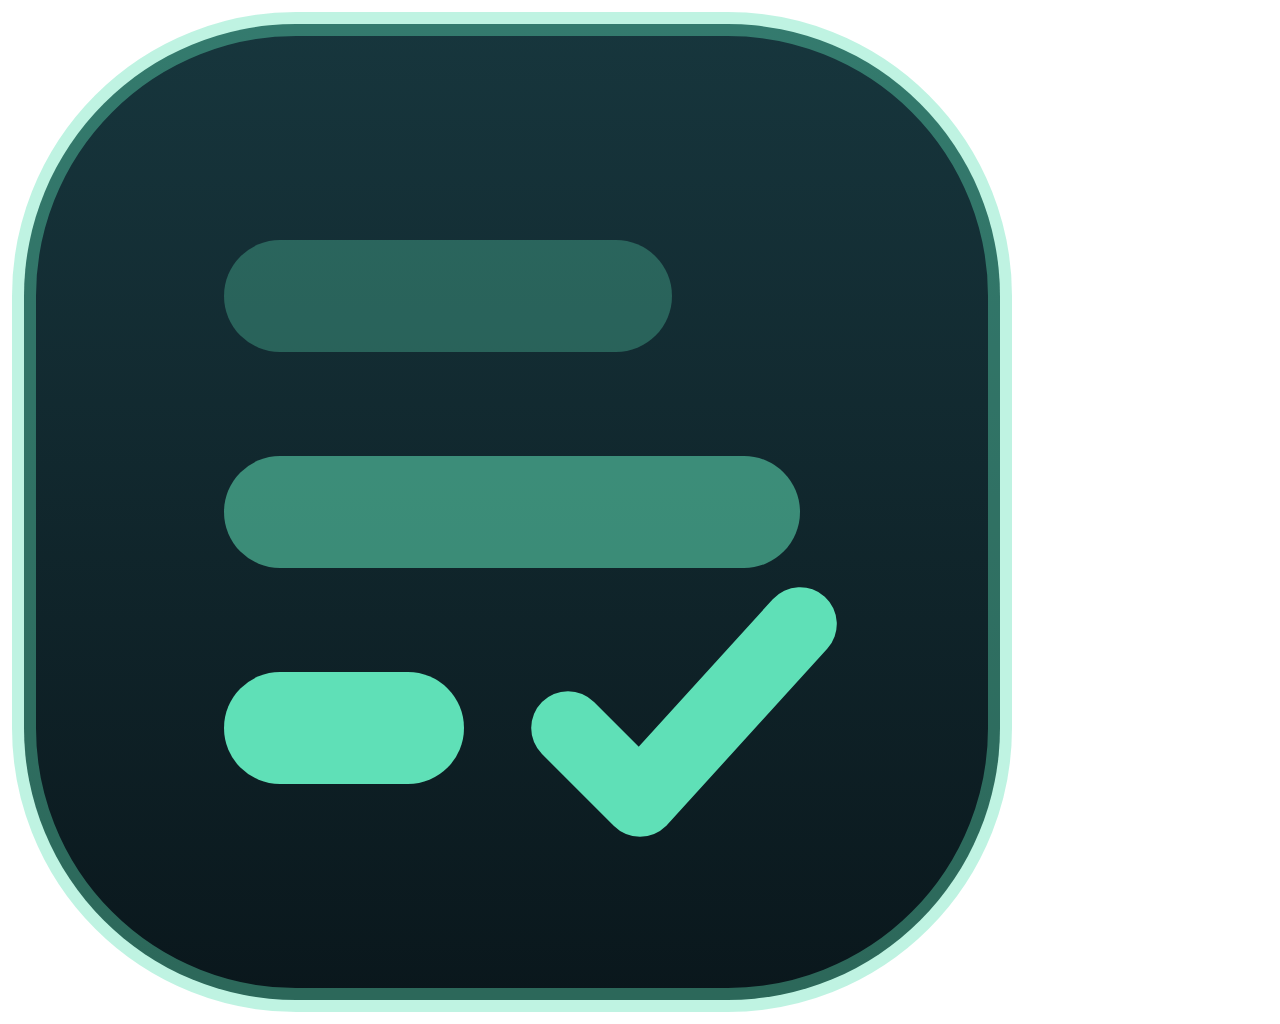
<file: contrib/art/icon.html>
<!doctype html>
<!-- docs/images/icon-1024.png -->
<html><body style="margin:0;background:transparent"><img src="../../site/images/icon.svg" style="display:block;width:1024px;height:1024px"></body></html>
</file>
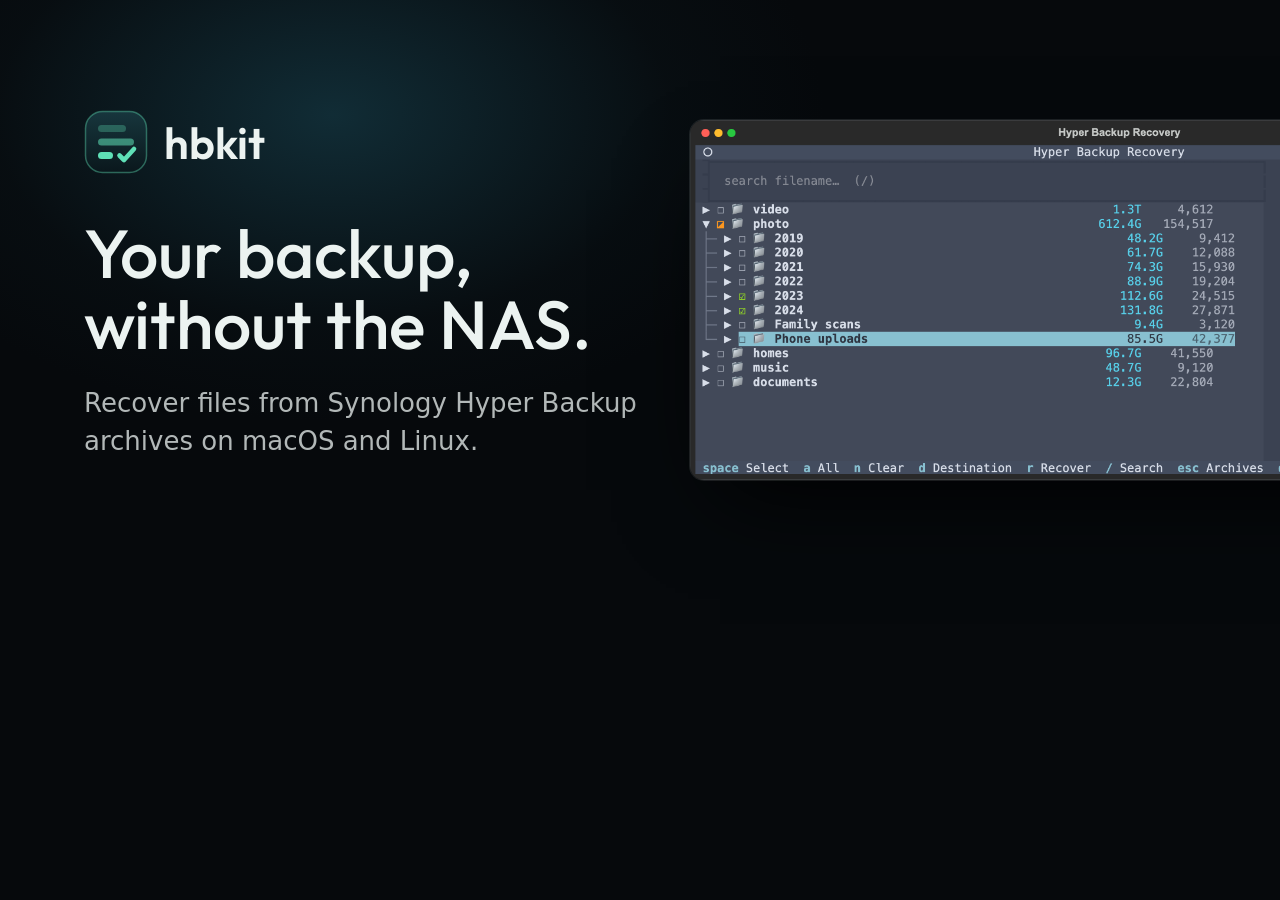
<file: contrib/art/social.html>
<!doctype html>
<!-- site/social-preview.png, 1280x640. Render from the repository root (see contrib/art/README.md). -->
<html><head><meta charset="utf-8"><style>
@font-face{font-family:Outfit;src:url("../../site/fonts/outfit.woff2") format("woff2");font-weight:100 900}
body{margin:0;width:1280px;height:640px;overflow:hidden;background:#06090c;font-family:Outfit,sans-serif;color:#ecf3f1;position:relative}
.glow{position:absolute;inset:-30% -10% auto;height:120%;background:radial-gradient(40% 50% at 30% 40%,rgba(18,48,58,.9),rgba(11,23,28,.3) 55%,transparent 80%)}
.copy{position:absolute;left:84px;top:110px;width:560px}
.brand{display:flex;align-items:center;gap:16px;font-size:44px;font-weight:600}
.brand img{width:64px;height:64px}
h1{font-size:68px;line-height:1.04;font-weight:500;margin:44px 0 0}
p{font-family:-apple-system,system-ui,sans-serif;font-size:26px;line-height:1.45;color:rgba(236,243,241,.75);margin:26px 0 0}
.shot{position:absolute;left:690px;top:120px;width:860px;border-radius:14px;box-shadow:0 0 0 1px rgba(236,243,241,.1),0 40px 90px -30px #000}
</style></head><body><div class="glow"></div>
<div class="copy"><div class="brand"><img src="../../site/images/icon.svg">hbkit</div>
<h1>Your backup, without the NAS.</h1>
<p>Recover files from Synology Hyper Backup archives on macOS and Linux.</p></div>
<img class="shot" src="../../docs/images/tui.png"></body></html>
</file>
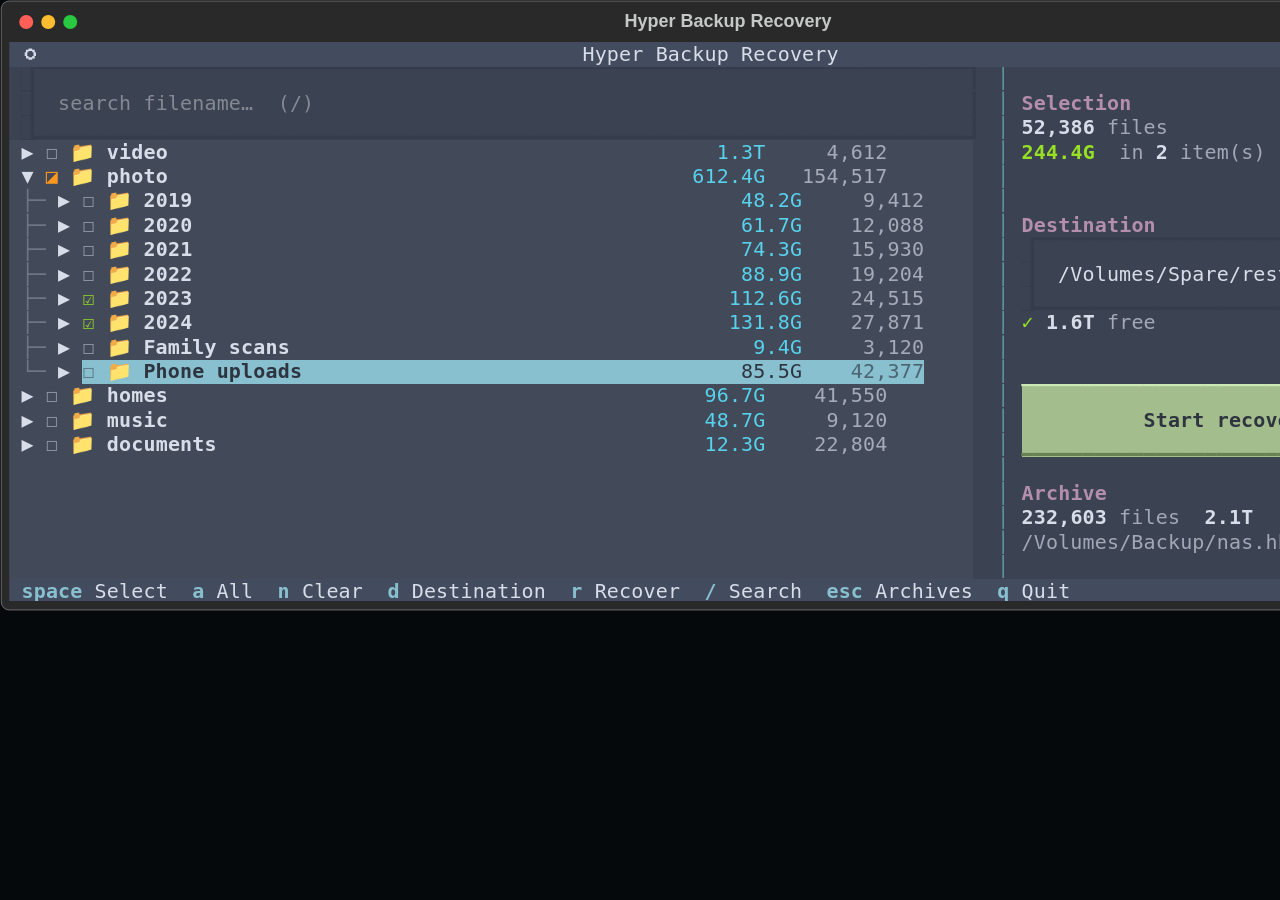
<file: contrib/art/tui.html>
<!doctype html>
<!-- docs/images/tui.png: tui.svg on the page background, rasterised at 2x. -->
<html><body style="margin:0;background:#06090c"><img src="tui.svg" style="display:block;width:1458px;height:611px" alt=""></body></html>
</file>
<file: site/style.css>
/* hbkit's landing page. Dark only, like the terminal it lives in; mint is the "verified" colour. */

@font-face {
  font-family: "Outfit";
  src: url("fonts/outfit.woff2") format("woff2");
  font-weight: 100 900;
  font-style: normal;
  font-display: swap;
}

/* Arial sized to Outfit's metrics, so headings keep their size and lines while the font loads. */
@font-face {
  font-family: "Outfit Fallback";
  src: local("Arial"), local("ArialMT"), local("Helvetica Neue"), local("Helvetica");
  size-adjust: 99%;
  ascent-override: 101%;
  descent-override: 26%;
  line-gap-override: 0%;
}

:root {
  --night: #06090c;
  --deep: #0b171c;
  --tide: #12303a;
  --term: #0a1216;
  --mint: #5fe0b7;
  --mint-hi: #93f0cf;
  --frost: #88c0d0;
  --amber: #f2b45a;
  --snow: #ecf3f1;
  --ink-on-mint: #04150f;

  --text: var(--snow);
  --text-body: rgb(236 243 241 / .8);
  --text-muted: rgb(236 243 241 / .62);
  --line: rgb(95 224 183 / .14);
  --card: linear-gradient(180deg, rgb(18 48 58 / .38), rgb(11 23 28 / .14));

  --font-display: "Outfit", "Outfit Fallback", system-ui, sans-serif;
  --font-body: system-ui, -apple-system, "Segoe UI Variable Text", "Segoe UI", Roboto, "Helvetica Neue", Arial, sans-serif;
  --font-mono: ui-monospace, "SF Mono", "Cascadia Mono", "JetBrains Mono", Menlo, Consolas, monospace;

  --gutter: 16px;
  --content: 1160px;
  --section: clamp(80px, 10vw, 136px);
  --radius: 16px;

  --z-below: -1;
  --z-header: 2;
  --z-skip: 10;

  color-scheme: dark;
}

@media (min-width: 640px) { :root { --gutter: 24px; } }
@media (min-width: 1024px) { :root { --gutter: 32px; } }

*, *::before, *::after { box-sizing: border-box; }

html {
  -webkit-text-size-adjust: 100%;
  text-size-adjust: 100%;
}

@media (prefers-reduced-motion: no-preference) {
  html { scroll-behavior: smooth; }
}

body {
  margin: 0;
  background: var(--night);
  color: var(--text-body);
  font: 400 1.0625rem/1.6 var(--font-body);
  -webkit-font-smoothing: antialiased;
  -moz-osx-font-smoothing: grayscale;
}

img, svg { display: block; max-width: 100%; }
img { height: auto; }

a { color: inherit; }
strong { color: var(--text); font-weight: 600; }
p { margin: 0; text-wrap: pretty; }

::selection { background: rgb(95 224 183 / .3); color: var(--text); }

:focus-visible {
  outline: 2px solid var(--mint-hi);
  outline-offset: 3px;
  border-radius: 4px;
}

code {
  font-family: var(--font-mono);
  font-size: .88em;
  padding: .1em .4em;
  border-radius: 6px;
  background: rgb(236 243 241 / .08);
  color: var(--text);
}

h1, h2, h3 {
  margin: 0;
  color: var(--text);
  font-family: var(--font-display);
  font-weight: 500;
  text-wrap: balance;
}

h1 { font-size: clamp(2.5rem, 1.5rem + 4.4vw, 4.75rem); line-height: 1.04; }
h2 { font-size: clamp(2rem, 1.4rem + 2.6vw, 3rem); line-height: 1.08; }
h3 { font-size: clamp(1.625rem, 1.3rem + 1.3vw, 2.25rem); line-height: 1.12; }

h4 {
  margin: 0 0 8px;
  color: var(--text);
  font: 600 1.0625rem/1.35 var(--font-body);
  text-wrap: balance;
}

.wrap {
  width: 100%;
  max-width: calc(var(--content) + 2 * var(--gutter));
  margin-inline: auto;
  padding-inline: var(--gutter);
}

.narrow { max-width: calc(760px + 2 * var(--gutter)); }
.center { text-align: center; }

.lead {
  margin-top: 20px;
  font-size: clamp(1.0625rem, 1rem + .35vw, 1.25rem);
  line-height: 1.55;
  color: var(--text-body);
}

.eyebrow {
  margin-bottom: 12px;
  color: var(--mint);
  font-size: .9375rem;
  font-weight: 600;
}

.text-link {
  color: var(--mint);
  text-decoration: underline;
  text-decoration-color: rgb(95 224 183 / .45);
  text-underline-offset: 3px;
}

.text-link:hover { color: var(--mint-hi); text-decoration-color: currentColor; }

/* Skip link */

.skip {
  position: absolute;
  top: -100px;
  left: 16px;
  z-index: var(--z-skip);
  padding: 12px 16px;
  border-radius: 10px;
  background: var(--snow);
  color: var(--night);
  font-weight: 600;
  text-decoration: none;
}

.skip:focus { top: 16px; }

/* Header */

.top { position: relative; z-index: var(--z-header); }

.top-inner {
  display: flex;
  align-items: center;
  justify-content: space-between;
  gap: 16px;
  min-height: 76px;
}

.brand {
  display: flex;
  align-items: center;
  gap: 10px;
  border-radius: 8px;
  color: var(--text);
  font: 600 1.5rem/1 var(--font-display);
  letter-spacing: -.01em;
  text-decoration: none;
}

.brand img { width: 34px; height: 34px; }

.nav {
  display: flex;
  gap: 2px;
  margin: 0;
  padding: 0;
  list-style: none;
}

.nav a {
  display: inline-flex;
  align-items: center;
  min-height: 44px;
  padding: 0 12px;
  border-radius: 10px;
  color: var(--text-body);
  font-size: .9375rem;
  text-decoration: none;
  transition: color .15s ease-out, background-color .15s ease-out;
}

.nav a:hover { color: var(--text); background: rgb(236 243 241 / .06); }

@media (max-width: 559px) {
  .nav-wide { display: none; }
  .nav a { padding: 0 9px; }
  .brand { font-size: 1.375rem; }
  .brand img { width: 30px; height: 30px; }
}

/* Buttons and the install command */

.actions {
  display: flex;
  flex-wrap: wrap;
  justify-content: center;
  gap: 12px;
  margin-top: 32px;
}

.btn {
  display: inline-flex;
  align-items: center;
  justify-content: center;
  gap: 10px;
  min-height: 52px;
  padding: 0 24px;
  border: 1px solid transparent;
  border-radius: 14px;
  font: 600 1rem/1.2 var(--font-body);
  text-decoration: none;
  transition: background-color .15s ease-out, border-color .15s ease-out, transform .15s ease-out;
}

.btn:active { transform: translateY(1px); }
.btn svg { flex: none; }

.btn-primary {
  background: var(--mint);
  color: var(--ink-on-mint);
  box-shadow: inset 0 1px 0 rgb(255 255 255 / .35), 0 12px 32px -12px rgb(95 224 183 / .55);
}

.btn-primary:hover { background: var(--mint-hi); }

.btn-secondary {
  border-color: rgb(236 243 241 / .22);
  background: rgb(236 243 241 / .03);
  color: var(--text);
}

.btn-secondary:hover { border-color: rgb(236 243 241 / .38); background: rgb(236 243 241 / .08); }

/* The command is the call to action: a copyable pill, lit like the primary button. */
.cmd {
  display: inline-flex;
  align-items: center;
  max-width: 100%;
  min-height: 52px;
  padding: 0 6px 0 18px;
  border: 1px solid rgb(95 224 183 / .45);
  border-radius: 14px;
  background: rgb(95 224 183 / .07);
  box-shadow: 0 12px 32px -14px rgb(95 224 183 / .45);
}

.cmd code {
  overflow-x: auto;
  padding: 14px 0;
  background: none;
  font-size: .9375rem;
  white-space: nowrap;
  scrollbar-width: none;
}

.cmd code::-webkit-scrollbar { display: none; }

.cmd .prompt { margin-right: .6em; color: var(--mint); user-select: none; }

.copy {
  flex: none;
  min-width: 72px;
  min-height: 40px;
  margin-left: 12px;
  padding: 0 14px;
  border: 0;
  border-radius: 10px;
  background: var(--mint);
  color: var(--ink-on-mint);
  font: 600 .875rem/1 var(--font-body);
  cursor: pointer;
  transition: background-color .15s ease-out;
}

.copy:hover { background: var(--mint-hi); }

@media (max-width: 479px) {
  .actions .btn, .actions .cmd { flex: 1 1 100%; }
  .cmd { padding-left: 14px; }
  .cmd .prompt { display: none; }
  .cmd code { flex: 1; font-size: .78rem; }
  .copy { min-width: 60px; margin-left: 8px; }
}

/* Hero */

.hero {
  position: relative;
  isolation: isolate;
  overflow-x: clip;
  padding-top: clamp(24px, 4.5vw, 64px);
}

/* Cold light at the top of the page, like a terminal left open in a dark room */
.hero::before {
  content: "";
  position: absolute;
  inset: -40% -20% auto;
  z-index: var(--z-below);
  height: 110%;
  background: radial-gradient(45% 55% at 50% 30%, rgb(18 48 58 / .75), rgb(11 23 28 / .3) 55%, transparent 80%);
  pointer-events: none;
}

.hero-copy {
  max-width: 800px;
  margin-inline: auto;
  text-align: center;
}

.hero-icon {
  width: 96px;
  height: 96px;
  margin: 0 auto 24px;
  filter: drop-shadow(0 16px 36px rgb(95 224 183 / .25));
}

.hero .lead { max-width: 660px; margin-inline: auto; }

.meta {
  margin-top: 18px;
  color: var(--text-muted);
  font-size: .875rem;
}

.meta span { margin-inline: 6px; }

/* Screenshots */

.shot { position: relative; margin: 0; }

.shot img {
  width: 100%;
  border-radius: 12px;
  background: #2e3440;
  box-shadow: 0 0 0 1px rgb(236 243 241 / .08), 0 28px 64px -28px rgb(0 0 0 / .9);
}

.shot figcaption, .term-caption {
  margin-top: 14px;
  color: var(--text-muted);
  font-size: .875rem;
}

.shot-hero {
  max-width: var(--content);
  margin: clamp(40px, 5.5vw, 72px) auto 0;
}

.shot-hero img { border-radius: clamp(8px, 1vw, 12px); }

.shot-panel { max-width: 428px; margin-inline: auto; }

/* A soft mint glow under the hero screenshot */
.shot-hero::before {
  content: "";
  position: absolute;
  left: 50%;
  bottom: -38%;
  z-index: var(--z-below);
  width: 120%;
  aspect-ratio: 2 / 1;
  transform: translateX(-50%);
  background: radial-gradient(closest-side, rgb(95 224 183 / .2), rgb(136 192 208 / .08) 45%, transparent);
  pointer-events: none;
}

/* What it reads from, under the hero */

.sources {
  margin-top: clamp(36px, 4.5vw, 56px);
  text-align: center;
}

.sources p {
  color: var(--text-muted);
  font-size: .875rem;
  letter-spacing: .04em;
}

.source-list {
  display: flex;
  flex-wrap: wrap;
  justify-content: center;
  gap: 10px;
  margin: 18px 0 0;
  padding: 0;
  list-style: none;
}

.source-list li {
  padding: 8px 14px;
  border: 1px solid var(--line);
  border-radius: 999px;
  background: rgb(18 48 58 / .3);
  color: var(--text-body);
  font-size: .9375rem;
}

/* Terminal windows */

.term {
  overflow: hidden;
  margin: 0;
  border-radius: 12px;
  background: var(--term);
  box-shadow: 0 0 0 1px rgb(236 243 241 / .09), 0 28px 64px -28px rgb(0 0 0 / .9);
}

.term-bar {
  display: flex;
  align-items: center;
  gap: 7px;
  height: 36px;
  padding: 0 14px;
  border-bottom: 1px solid rgb(236 243 241 / .07);
  background: rgb(236 243 241 / .03);
}

.term-bar i {
  width: 11px;
  height: 11px;
  border-radius: 50%;
  background: rgb(236 243 241 / .16);
}

.term-bar span {
  margin-left: auto;
  color: var(--text-muted);
  font: .8125rem/1 var(--font-mono);
}

.term-figure { margin: 0; }

.term pre {
  overflow-x: auto;
  margin: 0;
  padding: 18px 18px 20px;
  color: var(--text-body);
  font: .78rem/1.65 var(--font-mono);
  tab-size: 2;
}

.term .p { color: var(--mint); user-select: none; }
.term .cmd-line { color: var(--text); }
.term .k { color: var(--text-muted); }
.term .cm { color: rgb(236 243 241 / .5); }
.term .ok { color: var(--mint); font-weight: 700; }
.term .v { color: var(--text); font-weight: 600; }

/* Sections */

main { padding-bottom: var(--section); }

.section { position: relative; padding-top: var(--section); }

.intro { text-align: center; }

.feature { padding-top: clamp(72px, 8vw, 112px); }
.intro + .feature { padding-top: clamp(40px, 5vw, 64px); }

.section-head { max-width: 760px; margin-bottom: 40px; }
.section-head .lead { margin-top: 16px; }

.feature-head { max-width: 760px; margin-bottom: 32px; }

/* Cards */

.cards {
  display: grid;
  gap: 16px;
  margin: 0;
  padding: 0;
  list-style: none;
}

@media (min-width: 600px) { .cards-4 { grid-template-columns: repeat(2, 1fr); } }
@media (min-width: 1100px) { .cards-4 { grid-template-columns: repeat(4, 1fr); } }

.card {
  padding: 24px;
  border: 1px solid var(--line);
  border-radius: var(--radius);
  background: var(--card);
}

.card p { font-size: 1rem; }

.support .card h3 {
  margin-bottom: 16px;
  font-size: 1.375rem;
}

/* Feature rows: copy beside a screenshot */

.split {
  display: grid;
  gap: 36px;
  align-items: center;
}

.split > * { min-width: 0; }

@media (min-width: 960px) {
  .split { grid-template-columns: 5fr 7fr; gap: 64px; }
  .split.reverse { grid-template-columns: 7fr 5fr; }
  .split.reverse .split-copy { order: 2; }
}

.split-copy > p:not(.eyebrow) { margin-top: 18px; }

.ticks, .dots {
  display: grid;
  gap: 12px;
  margin: 24px 0 0;
  padding: 0;
  list-style: none;
}

.ticks li, .dots li { position: relative; padding-left: 26px; }

.ticks li::before, .dots li::before {
  content: "";
  position: absolute;
  top: .62em;
  left: 4px;
  width: 8px;
  height: 8px;
  border-radius: 50%;
  background: var(--mint);
  box-shadow: 0 0 10px rgb(95 224 183 / .5);
}

.dots { gap: 8px; margin: 0; font-size: 1rem; }
.dots li { padding-left: 22px; }
.dots li::before { top: .6em; width: 6px; height: 6px; background: var(--frost); box-shadow: none; }

.note {
  margin-top: 18px;
  padding-top: 16px;
  border-top: 1px solid var(--line);
  color: var(--text-muted);
  font-size: .9375rem;
}

/* The R2 measurements */

.stats {
  margin: 0;
  padding: clamp(20px, 3vw, 32px);
  border: 1px solid var(--line);
  border-radius: var(--radius);
  background: var(--card);
}

.stats h4 { margin-bottom: 4px; }
.stats > p { color: var(--text-muted); font-size: .9375rem; }

.stat-rows {
  display: grid;
  margin: 20px 0 0;
  padding: 0;
  list-style: none;
}

.stat-rows li {
  display: grid;
  grid-template-columns: 1fr auto;
  gap: 4px 16px;
  align-items: baseline;
  padding: 16px 0;
  border-top: 1px solid var(--line);
}

.stat-label { color: var(--text); font-weight: 600; }

.stat-before {
  grid-column: 1;
  color: var(--text-muted);
  font-size: .9375rem;
}

.stat-after {
  grid-row: 1 / span 2;
  grid-column: 2;
  align-self: center;
  color: var(--mint);
  font: 500 clamp(1.75rem, 1.4rem + 1.2vw, 2.25rem)/1 var(--font-display);
}

/* Install steps */

.steps {
  display: grid;
  gap: 16px;
  margin: 0;
  padding: 0;
  list-style: none;
  counter-reset: step;
}

@media (min-width: 960px) { .steps { grid-template-columns: repeat(3, 1fr); } }

.step {
  min-width: 0;
  padding: 28px 24px;
  border: 1px solid var(--line);
  border-radius: var(--radius);
  background: var(--card);
  counter-increment: step;
}

.step::before {
  content: counter(step);
  display: grid;
  place-items: center;
  width: 40px;
  height: 40px;
  margin-bottom: 20px;
  border: 1px solid rgb(95 224 183 / .45);
  border-radius: 12px;
  background: rgb(95 224 183 / .08);
  color: var(--mint);
  font: 500 1.125rem/1 var(--font-display);
}

.step h3 { margin-bottom: 12px; font-size: 1.25rem; line-height: 1.25; }
.step p + p, .step pre + p, .step p + pre { margin-top: 12px; }
.step p { font-size: 1rem; }

.step pre {
  overflow-x: auto;
  margin: 0;
  padding: 12px 14px;
  border-radius: 10px;
  background: var(--term);
  box-shadow: 0 0 0 1px rgb(236 243 241 / .08);
  color: var(--text);
  font: .8125rem/1.6 var(--font-mono);
}

.step pre .p { color: var(--mint); user-select: none; }

.small { color: var(--text-muted); font-size: .9375rem; }
.small code { white-space: nowrap; }

.after-steps { max-width: 760px; margin-top: 28px; }

/* FAQ */

.faq-layout { display: grid; gap: 32px; }

@media (min-width: 960px) {
  .faq-layout { grid-template-columns: 4fr 8fr; gap: 64px; align-items: start; }
}

.faq { border-top: 1px solid var(--line); }
.faq details { border-bottom: 1px solid var(--line); }

.faq summary {
  display: flex;
  align-items: center;
  justify-content: space-between;
  gap: 20px;
  min-height: 64px;
  padding: 16px 0;
  color: var(--text);
  font-weight: 600;
  line-height: 1.4;
  list-style: none;
  cursor: pointer;
}

.faq summary::-webkit-details-marker { display: none; }

.faq summary::after {
  content: "";
  flex: none;
  width: 9px;
  height: 9px;
  margin-right: 6px;
  border-right: 2px solid var(--text-muted);
  border-bottom: 2px solid var(--text-muted);
  transform: translateY(-3px) rotate(45deg);
  transition: transform .2s ease-out;
}

.faq details[open] summary::after { transform: translateY(2px) rotate(225deg); }
.faq summary:hover::after { border-color: var(--text); }
.faq details p { max-width: 680px; padding-bottom: 22px; }

/* Closing call to install */

.closing { overflow-x: clip; }

.closing::before {
  content: "";
  position: absolute;
  top: 0;
  left: 50%;
  z-index: var(--z-below);
  width: min(900px, 140%);
  aspect-ratio: 1.6 / 1;
  transform: translateX(-50%);
  background: radial-gradient(closest-side, rgb(95 224 183 / .12), rgb(18 48 58 / .2) 55%, transparent);
  pointer-events: none;
}

.closing-icon {
  width: 120px;
  height: 120px;
  margin: 0 auto 28px;
  filter: drop-shadow(0 18px 44px rgb(95 224 183 / .25));
}

.closing .lead { max-width: 560px; margin-inline: auto; }

/* An archive it can't read */

.report-card {
  display: grid;
  gap: 24px;
  align-items: center;
  padding: clamp(24px, 4vw, 44px);
  border: 1px solid var(--line);
  border-radius: 20px;
  background: radial-gradient(120% 160% at 0% 0%, rgb(18 48 58 / .7), rgb(11 23 28 / .25) 60%, transparent);
}

@media (min-width: 880px) {
  .report-card { grid-template-columns: 1fr auto; gap: 48px; }
}

.report-card h2 { font-size: clamp(1.625rem, 1.3rem + 1.3vw, 2.25rem); }
.report-card p { max-width: 640px; margin-top: 12px; }

.report-actions {
  display: flex;
  flex-wrap: wrap;
  align-items: center;
  gap: 16px 24px;
}

/* Footer */

.footer {
  padding-block: 48px 56px;
  border-top: 1px solid var(--line);
  color: var(--text-muted);
  font-size: .875rem;
}

.footer-top {
  display: flex;
  flex-wrap: wrap;
  align-items: center;
  justify-content: space-between;
  gap: 16px 32px;
  margin-bottom: 20px;
}

.footer-links {
  display: flex;
  flex-wrap: wrap;
  gap: 0 20px;
  margin: 0;
  padding: 0;
  list-style: none;
}

.footer-links a {
  display: inline-flex;
  align-items: center;
  min-height: 44px;
  color: var(--text-body);
  text-decoration: none;
}

.footer-links a:hover { color: var(--text); }

.footer p { max-width: 820px; }
.footer p + p { margin-top: 12px; }

.footer p a {
  color: var(--text-body);
  text-decoration: underline;
  text-decoration-color: rgb(236 243 241 / .3);
  text-underline-offset: 3px;
}

.footer p a:hover { color: var(--text); }

/* 404 */

.lost {
  display: grid;
  place-items: center;
  min-height: calc(100dvh - 76px);
  padding-block: 48px 96px;
  text-align: center;
}

.lost .lead { max-width: 520px; margin-inline: auto; }

/* Shared guide navigation, using the browser's keyboard-accessible disclosure. */

.guide-menu { position: relative; }
.guide-menu summary {
  display: flex;
  align-items: center;
  gap: 7px;
  min-height: 44px;
  padding: 0 12px;
  border-radius: 10px;
  color: var(--text-body);
  font-size: .9375rem;
  list-style: none;
  cursor: pointer;
}
.guide-menu summary::-webkit-details-marker { display: none; }
.guide-menu summary::after {
  content: "";
  width: 6px;
  height: 6px;
  margin-top: -3px;
  border-right: 1px solid currentColor;
  border-bottom: 1px solid currentColor;
  transform: rotate(45deg);
}
.guide-menu[open] summary::after { transform: translateY(3px) rotate(225deg); }
.guide-menu summary:hover { color: var(--text); background: rgb(236 243 241 / .06); }
.guide-menu > ul {
  position: absolute;
  right: 0;
  z-index: var(--z-header);
  width: 242px;
  margin: 4px 0 0;
  padding: 8px;
  list-style: none;
  border: 1px solid var(--line);
  border-radius: 12px;
  background: var(--deep);
  box-shadow: 0 12px 32px rgb(0 0 0 / .35);
}
.guide-menu > ul a { display: flex; width: 100%; padding: 10px 12px; line-height: 1.4; }
.footer .guide-menu summary { padding-inline: 0; font-size: inherit; }
.footer .guide-menu > ul { top: auto; bottom: 100%; left: 0; right: auto; }
.hero-note { max-width: 660px; margin: 18px auto 0; color: var(--text-muted); font-size: .9375rem; }
.split-copy h2 { font-size: clamp(1.625rem, 1.3rem + 1.3vw, 2.25rem); line-height: 1.12; }

/* Guide pages use the landing page's type, colours and terminal blocks. */

.guide { max-width: calc(920px + 2 * var(--gutter)); padding-top: clamp(32px, 5vw, 64px); }
.guide-header { max-width: 860px; margin-bottom: 28px; }
.guide-header h1 { font-size: clamp(2.25rem, 1.6rem + 3vw, 3.75rem); line-height: 1.08; }
.guide-body { overflow-wrap: anywhere; }
.guide-body > p, .guide-body > ul, .guide-body > ol { max-width: 780px; }
.guide-body > p + p { margin-top: 18px; }
.guide-body > p:first-child { font-size: 1.1875rem; color: var(--text-body); }
.guide-body h2 { margin: 64px 0 22px; font-size: clamp(1.75rem, 1.4rem + 1.5vw, 2.5rem); line-height: 1.15; }
.guide-body h3 { margin: 32px 0 18px; font-size: 1.5rem; line-height: 1.25; }
.guide-body > ul, .guide-body > ol { padding-left: 24px; margin-block: 20px; }
.guide-body li + li { margin-top: 12px; }
.guide-body li::marker { color: var(--mint); }
.guide-body .term, .guide-body .term-figure { margin-block: 24px; }
.guide-body .term-figure .term { margin: 0; }
.guide-body .term pre { font-size: .8125rem; white-space: pre-wrap; overflow-wrap: anywhere; }
.guide-body pre code { padding: 0; border-radius: 0; background: none; font-size: inherit; }
.guide-warning { margin-block: 24px; padding: 18px 22px; border-left: 3px solid var(--amber); background: var(--card); color: var(--text); }
.guide-table { margin-block: 24px; border: 1px solid var(--line); border-radius: var(--radius); overflow: hidden; }
.guide-table table { width: 100%; border-collapse: collapse; text-align: left; font-size: .9375rem; line-height: 1.55; }
.guide-table th, .guide-table td { padding: 16px; vertical-align: top; border-bottom: 1px solid var(--line); }
.guide-table thead { background: var(--deep); color: var(--text); }
.guide-table tbody th { color: var(--text); font-weight: 600; }
.guide-table tbody tr:nth-child(even) { background: rgb(18 48 58 / .2); }
.guide-table tbody tr:last-child > * { border-bottom: 0; }

@media (max-width: 559px) {
  .top-inner { flex-wrap: wrap; gap: 0 8px; padding-block: 10px; }
  .nav a, .guide-menu summary { padding-inline: 7px; font-size: .875rem; }
  .guide-menu summary { gap: 5px; }
  .nav .guide-menu > ul { right: -24px; }
}

/* Keep long comparison tables readable without sideways scrolling on a phone. */
@media (max-width: 699px) {
  .guide-table table, .guide-table tbody, .guide-table tr { display: block; }
  .guide-table thead { position: absolute; width: 1px; height: 1px; padding: 0; overflow: hidden; clip-path: inset(50%); white-space: nowrap; }
  .guide-table tbody tr { padding: 16px; border-bottom: 1px solid var(--line); }
  .guide-table tbody tr:last-child { border-bottom: 0; }
  .guide-table tbody th, .guide-table tbody td { display: block; padding: 0; border: 0; }
  .guide-table tbody th { margin-bottom: 12px; font-size: 1.0625rem; }
  .guide-table tbody td + td { margin-top: 12px; }
  .guide-table td::before { content: attr(data-label); display: block; color: var(--text-muted); font-size: .8125rem; margin-bottom: 3px; }
  .term pre { white-space: pre-wrap; overflow-wrap: anywhere; }
}

@media (prefers-reduced-motion: reduce) {
  *, *::before, *::after { transition: none !important; }
}
</file>
